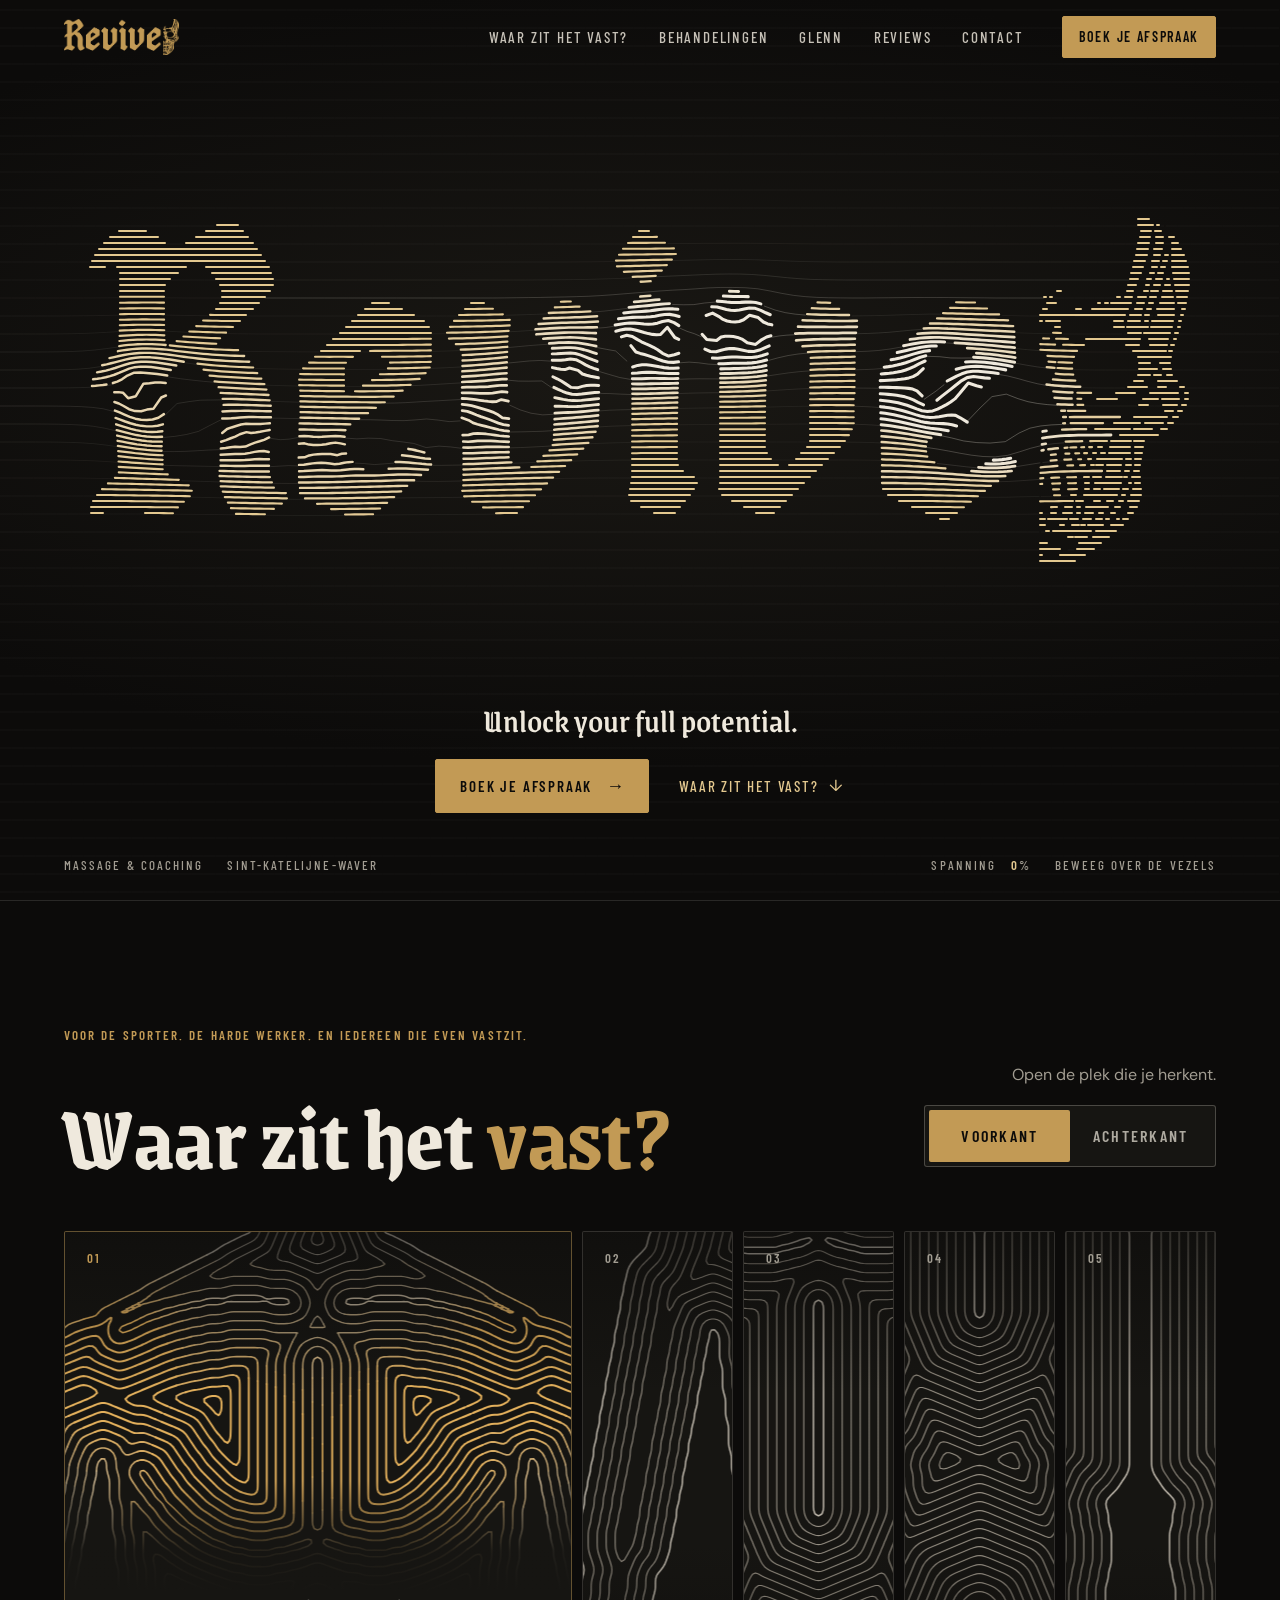
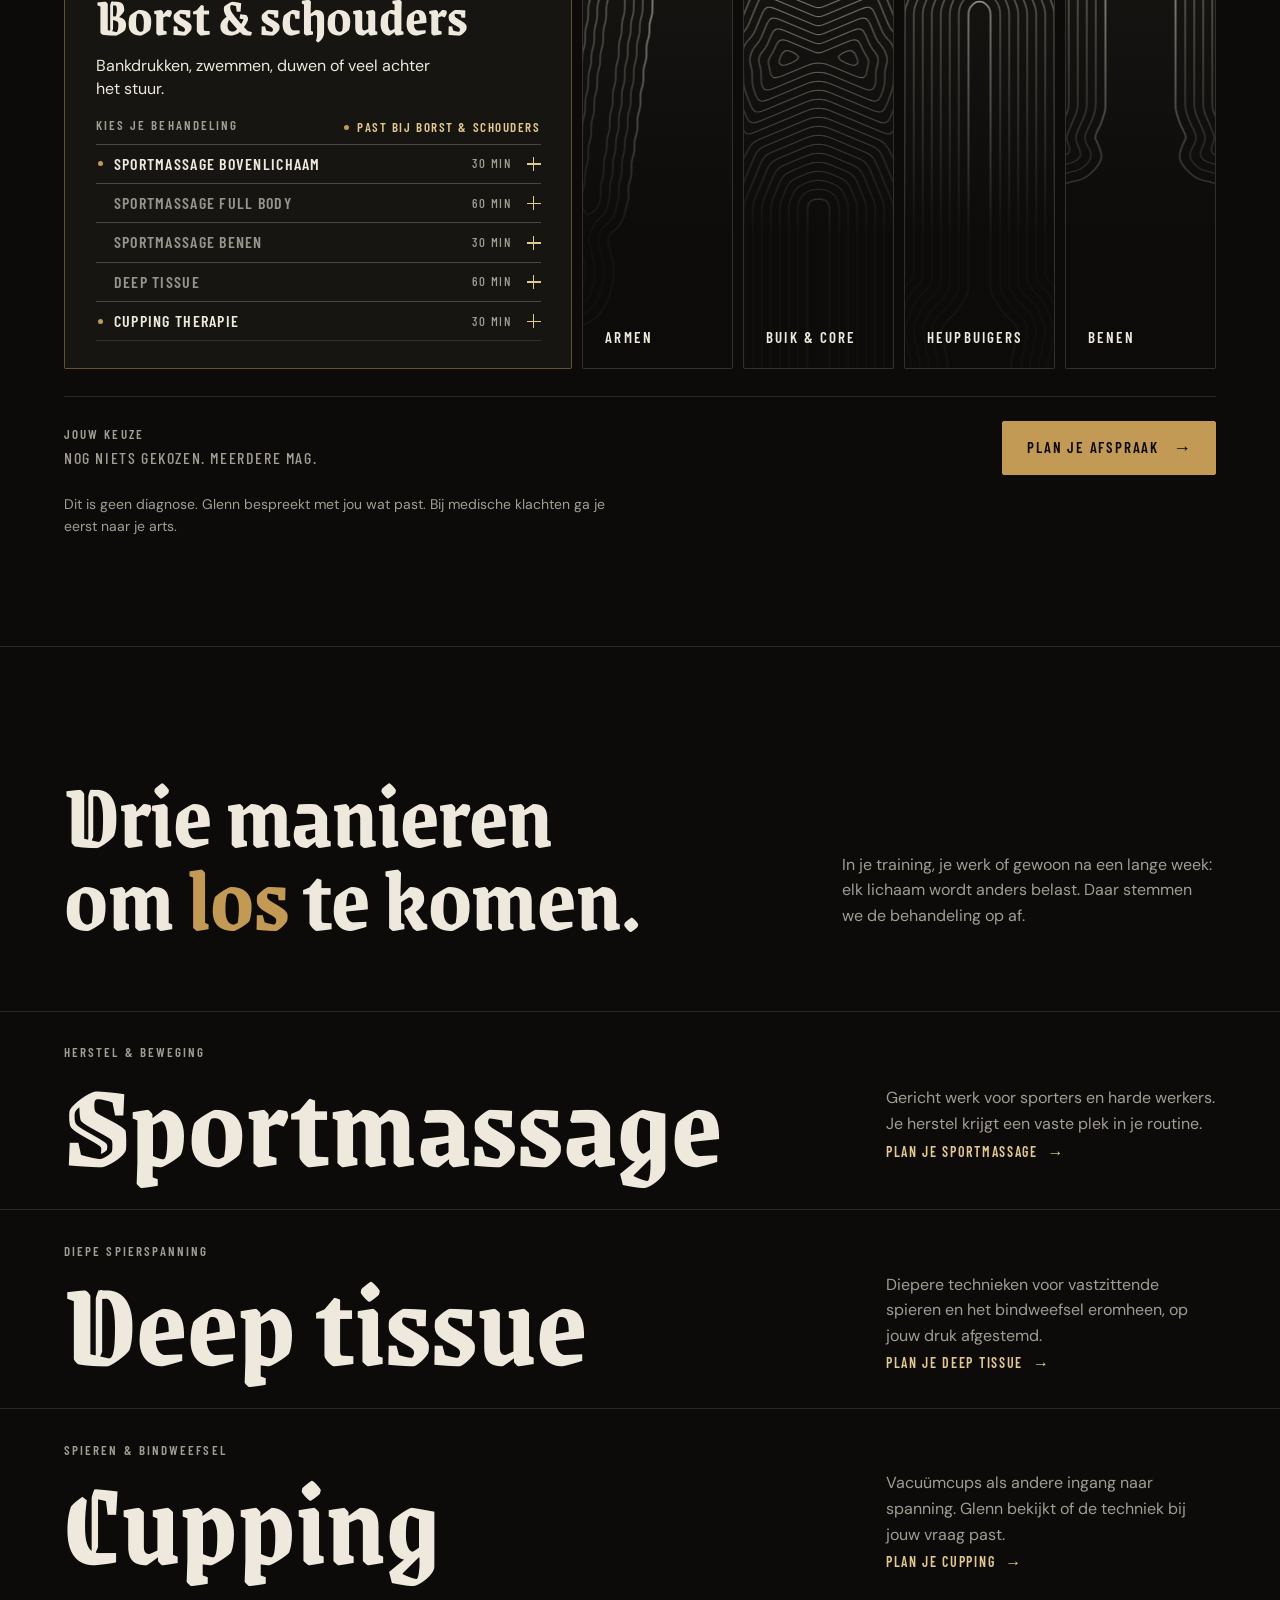
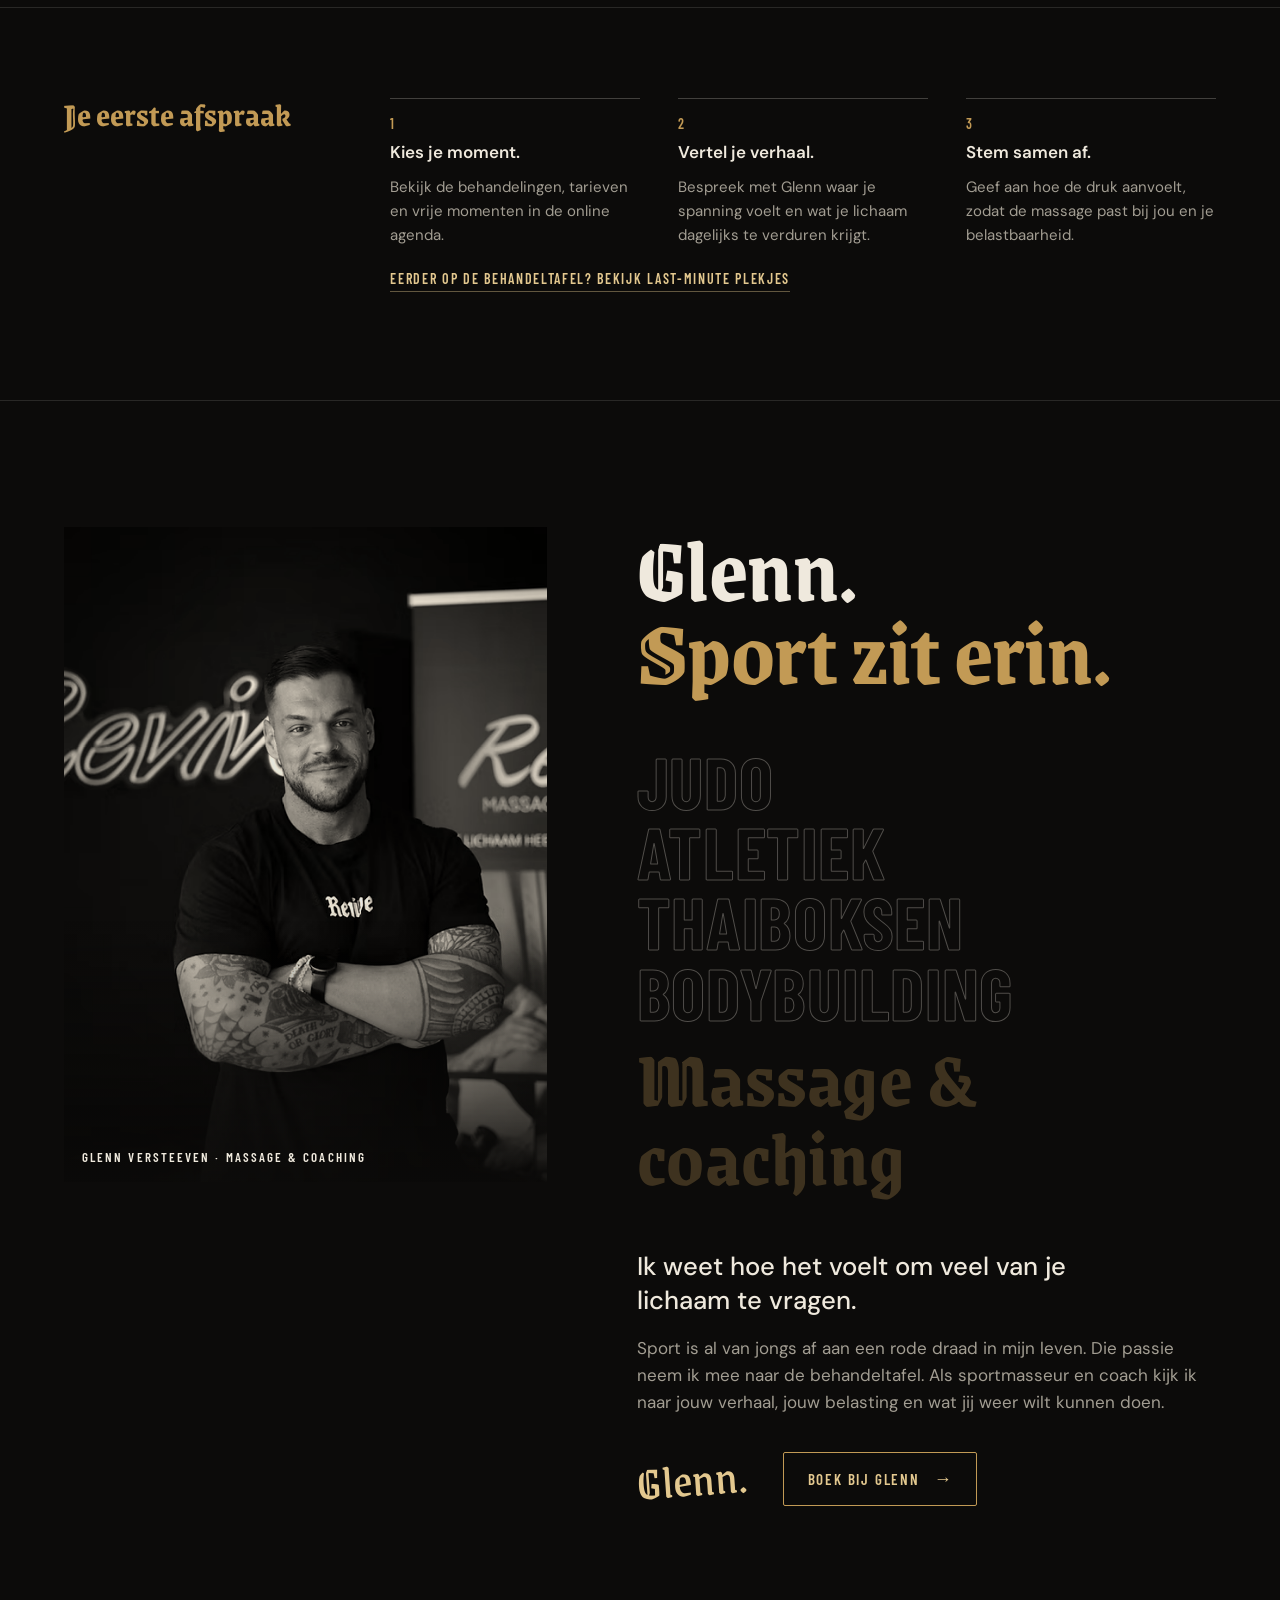
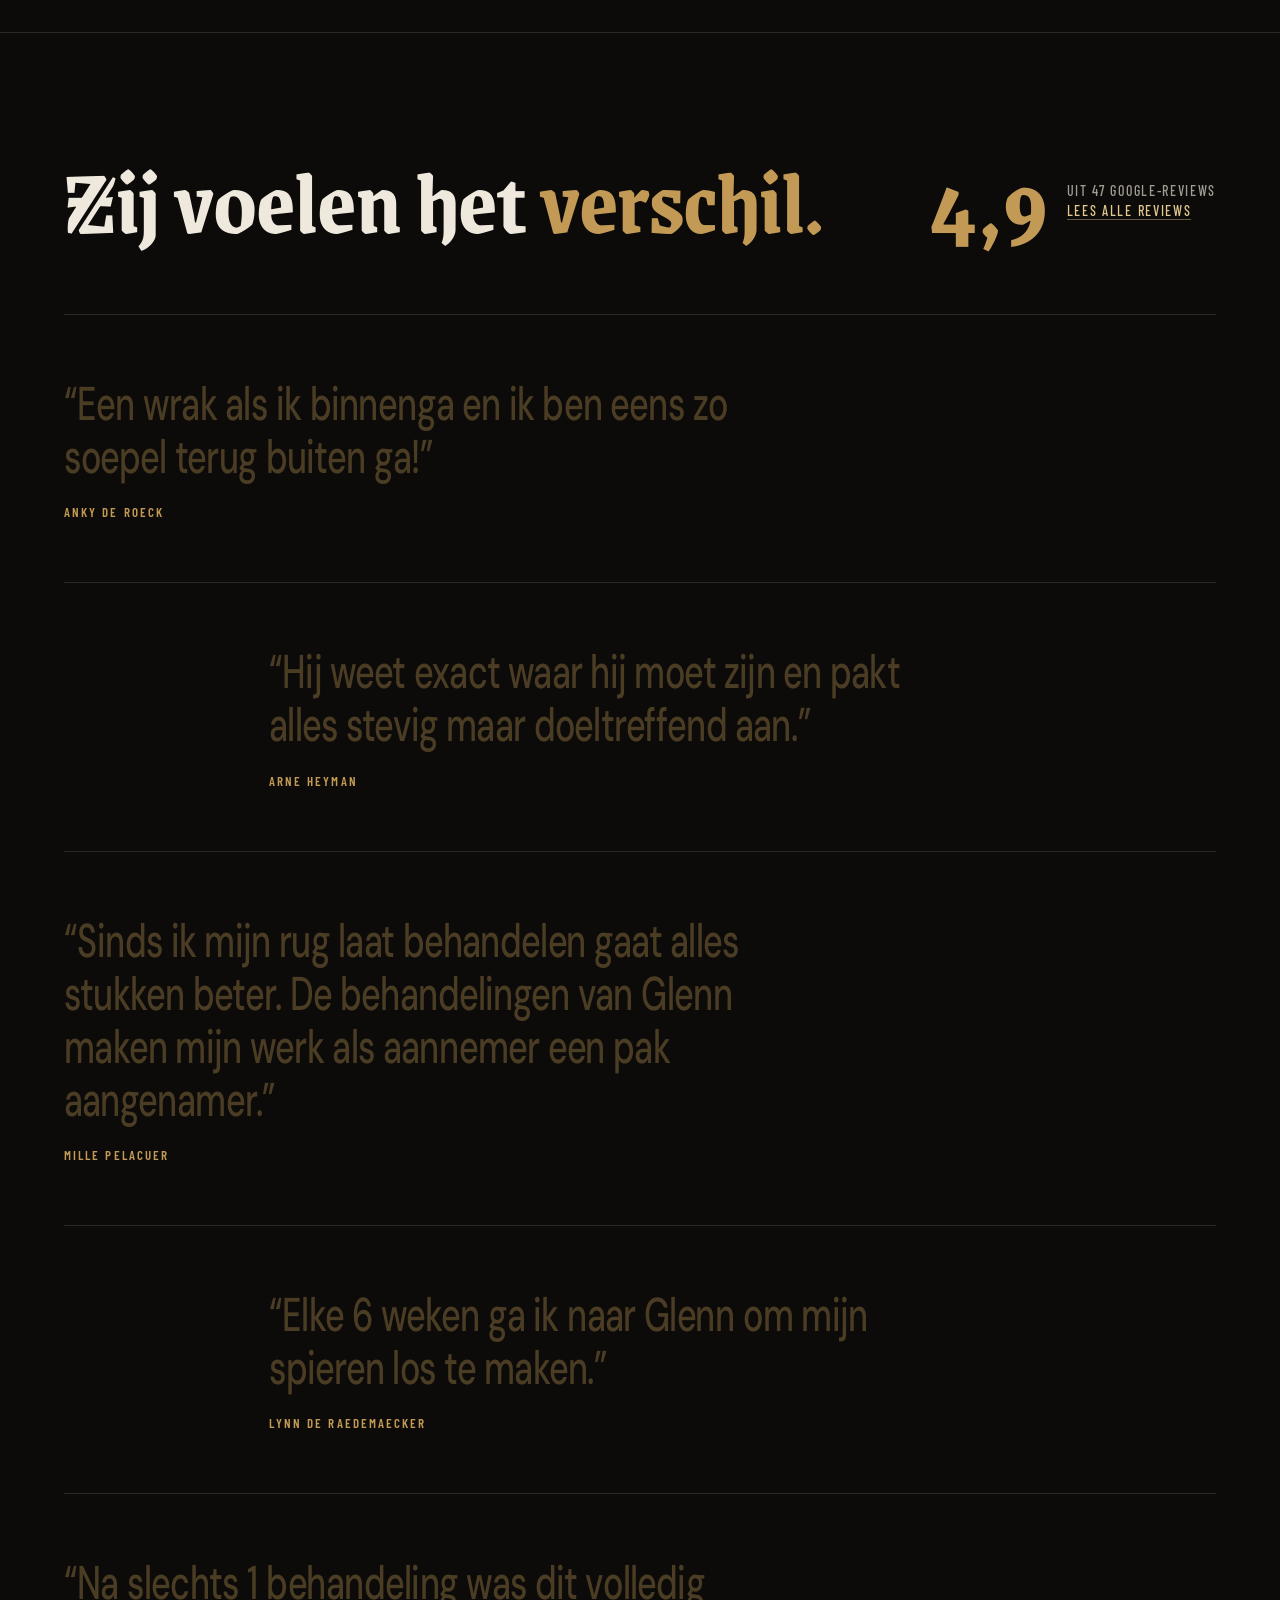
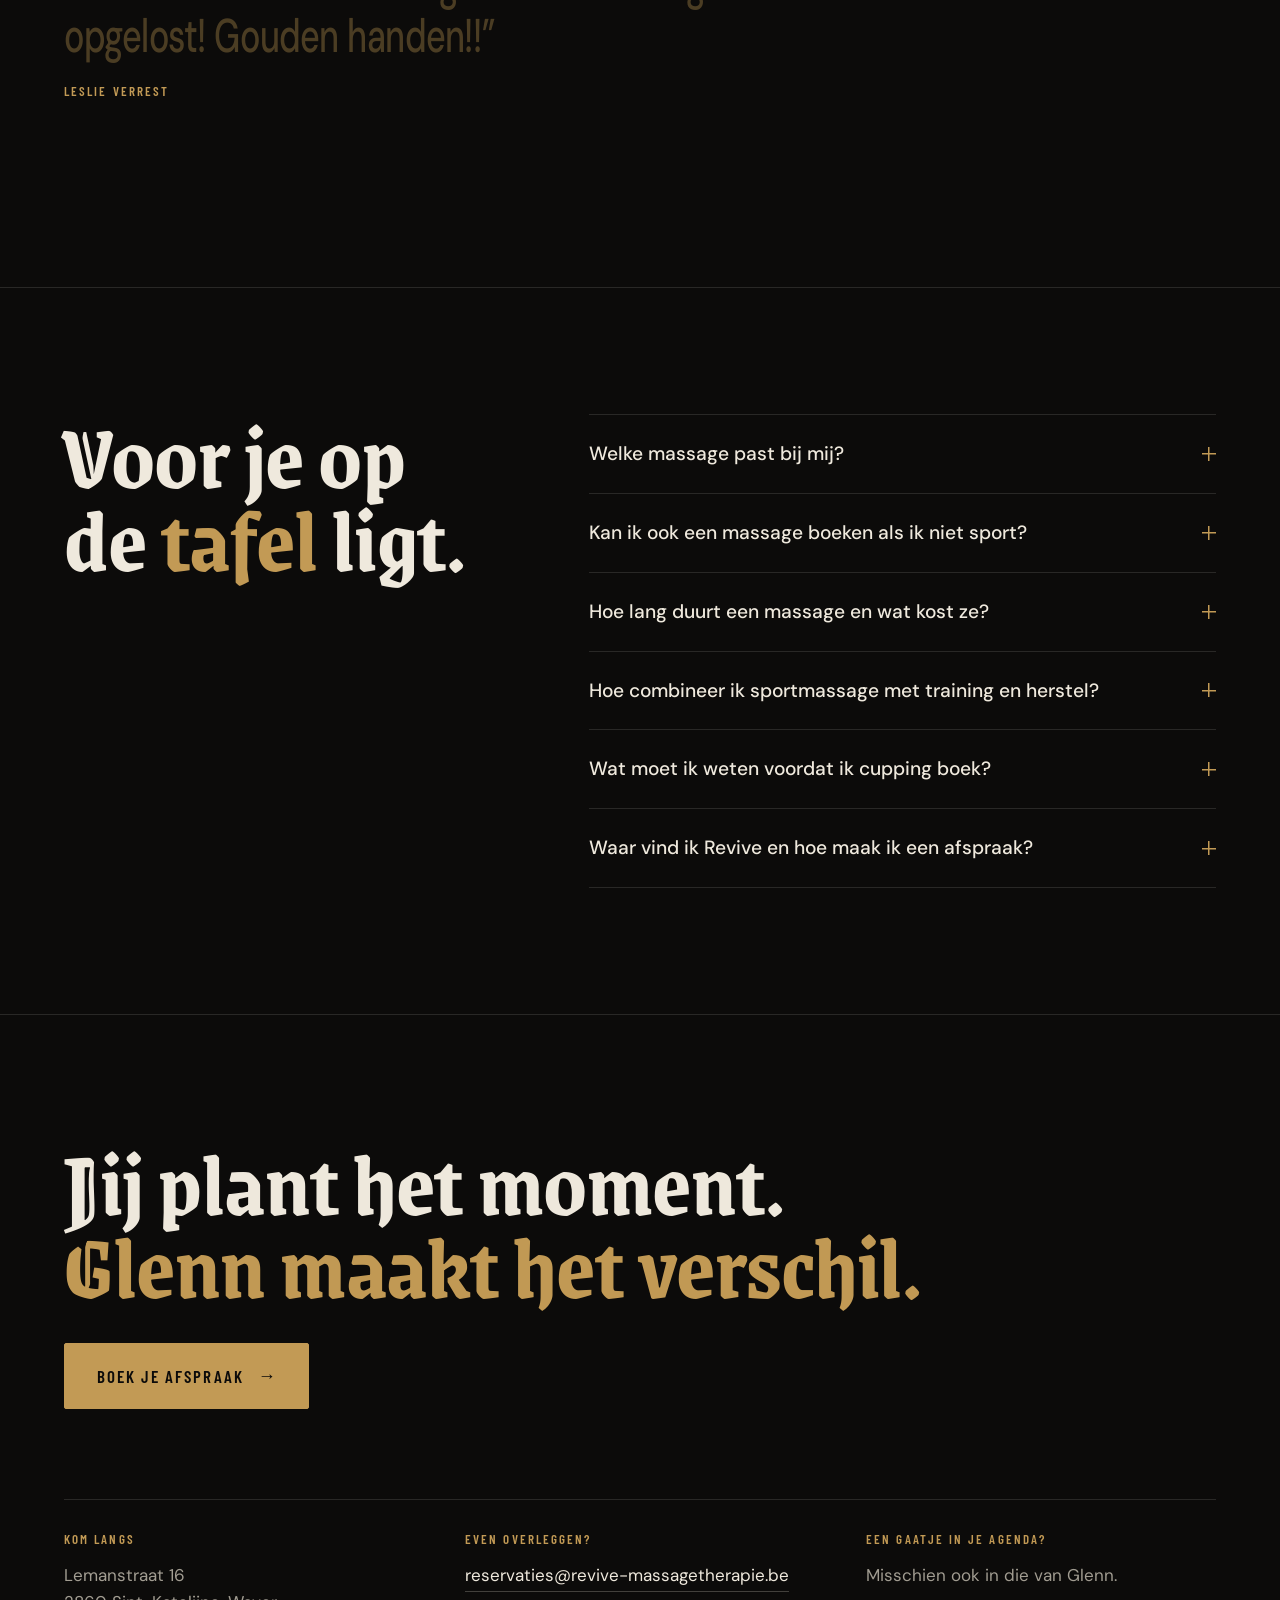
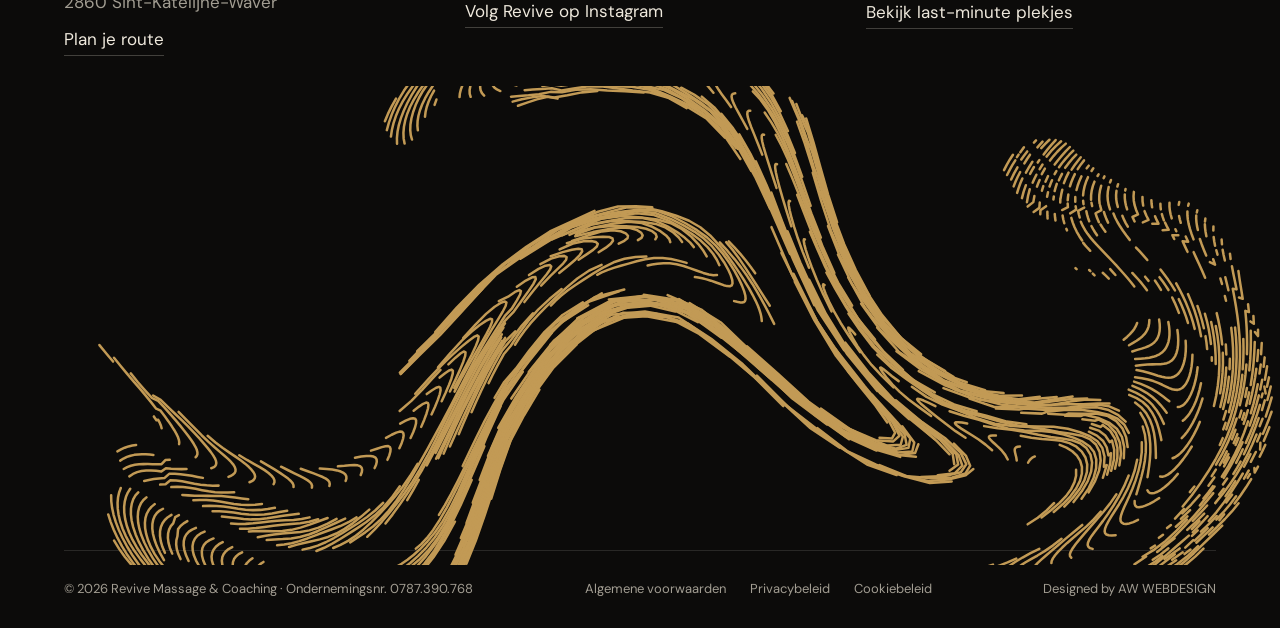
<file: index.html>
<!doctype html>
<html lang="nl-BE">
<head>
  <meta charset="UTF-8"><meta name="viewport" content="width=device-width, initial-scale=1">
  <meta name="theme-color" content="#0c0b0a">
  <meta name="description" content="Gerichte sportmassage, deep tissue en cupping bij Glenn in Sint-Katelijne-Waver. Toon waar het vastzit en boek je afspraak bij Revive.">
  <meta name="robots" content="index,follow">
  <title>Revive · Sportmassage bij Glenn Versteeven</title>
  <link rel="icon" href="./assets/favicon.svg" type="image/svg+xml">
  <link rel="apple-touch-icon" href="./assets/apple-touch-icon.png">
  <link rel="preload" href="./assets/revive-mask.webp" as="image" type="image/webp">
  <link rel="stylesheet" href="./assets/fonts/fonts.css">
  <link rel="stylesheet" href="./sig.css?v=6">
  <link rel="stylesheet" href="./nav.css?v=2">
  <link rel="canonical" href="https://www.revive-massagetherapie.be/">
  <meta name="referrer" content="strict-origin-when-cross-origin">
  <meta property="og:type" content="website">
  <meta property="og:locale" content="nl_BE">
  <meta property="og:site_name" content="Revive Massage &amp; Coaching">
  <meta property="og:title" content="Revive · Sportmassage bij Glenn Versteeven">
  <meta property="og:description" content="Sportmassage, deep tissue en cupping in Sint-Katelijne-Waver. Plan je moment bij Glenn.">
  <meta property="og:url" content="https://www.revive-massagetherapie.be/">
  <meta property="og:image" content="https://www.revive-massagetherapie.be/assets/social-preview.jpg">
  <meta property="og:image:width" content="1200">
  <meta property="og:image:height" content="630">
  <meta property="og:image:alt" content="Revive Massage &amp; Coaching">
  <meta name="twitter:card" content="summary_large_image">
  <script type="application/ld+json">{"@context":"https://schema.org","@type":"LocalBusiness","@id":"https://www.revive-massagetherapie.be/#practice","name":"Revive Massage & Coaching","url":"https://www.revive-massagetherapie.be/","image":"https://www.revive-massagetherapie.be/assets/social-preview.jpg","logo":"https://www.revive-massagetherapie.be/assets/header-mark.webp","email":"reservaties@revive-massagetherapie.be","taxID":"0787.390.768","address":{"@type":"PostalAddress","streetAddress":"Lemanstraat 16","postalCode":"2860","addressLocality":"Sint-Katelijne-Waver","addressCountry":"BE"},"sameAs":["https://www.instagram.com/revive_massagetherapie/"],"potentialAction":{"@type":"ReserveAction","target":"https://booking.optios.net/21985/activities"}}</script>
  <script>document.documentElement.classList.add('js');if(/[?&]motion=off/.test(location.search))document.documentElement.classList.add('still');</script>
</head>
<body>
<a class="skip" href="#main">Naar inhoud</a>

<header class="top" id="top">
  <a class="top-mark" href="#" aria-label="Revive · naar boven"><span class="wm" aria-hidden="true"></span></a>
  <nav class="top-links" aria-label="Hoofdnavigatie">
    <a href="#vast">Waar zit het vast?</a><a href="#behandelingen">Behandelingen</a><a href="#glenn">Glenn</a><a href="#reviews">Reviews</a><a href="#contact">Contact</a>
  </nav>
  <a class="btn btn-sm top-book" href="https://booking.optios.net/21985/activities">Boek<span class="hide-sm">&nbsp;je afspraak</span></a>
  <button class="top-burger" type="button" aria-expanded="false" aria-controls="menu" aria-label="Menu openen"><i></i><i></i></button>
</header>

<nav class="menu" id="menu" aria-label="Menu" inert>
  <div class="menu-links">
    <a href="#vast">Waar zit het vast?</a><a href="#behandelingen">Behandelingen</a><a href="#glenn">Glenn</a><a href="#reviews">Reviews</a><a href="#contact">Contact</a>
  </div>
  <div class="menu-foot">
    <a class="btn" href="https://booking.optios.net/21985/activities">Boek je afspraak</a>
    <p>Lemanstraat 16<br>2860 Sint-Katelijne-Waver</p>
  </div>
</nav>

<main id="main" tabindex="-1">

<!-- 01 · Hero: the wordmark as muscle fibre. Knotted on load, released, pressable. -->
<section class="hero" id="hero" aria-labelledby="hero-title">
  <h1 id="hero-title" class="sr-only">Revive Massage &amp; Coaching. Sportmassage, deep tissue en cupping bij Glenn in Sint-Katelijne-Waver.</h1>
  <canvas class="hero-fibers" aria-hidden="true"></canvas>
  <div class="hero-static wm" aria-hidden="true"></div>
  <div class="hero-meta hero-meta-l"><span>Massage &amp; coaching</span><span>Sint-Katelijne-Waver</span></div>
  <div class="hero-meta hero-meta-r" aria-hidden="true"><span class="tension">Spanning <b data-tension>100</b>%</span><span class="hint"><span class="hint-fine">Beweeg over de vezels</span><span class="hint-touch">Veeg over de vezels</span></span></div>
  <div class="hero-foot">
    <p class="hero-tag">Unlock your full potential.</p>
    <div class="hero-cta">
      <a class="btn" href="https://booking.optios.net/21985/activities">Boek je afspraak</a>
      <a class="link-down" href="#vast">Waar zit het vast?</a>
    </div>
  </div>
</section>

<!-- 02 · Waar zit het vast: five contour close-ups (front or back); the one you open widens, glows and lists the treatments that suit it. -->
<section class="map vc" id="vast" aria-labelledby="map-title">
  <div class="wrap">
    <header class="vc-head">
      <p class="kicker">Voor de sporter. De harde werker. En iedereen die even vastzit.</p>
      <h2 id="map-title" class="h-big">Waar zit het <em>vast?</em></h2>
      <div class="vc-aside">
        <p class="lede">Open de plek die je herkent.</p>
        <div class="vc-side" role="group" aria-label="Kant van het lichaam" data-on="front">
          <button type="button" data-side="front" aria-pressed="true">Voorkant</button><button type="button" data-side="back" aria-pressed="false">Achterkant</button>
        </div>
      </div>
    </header>
    <div class="vc-row"></div>
    <div class="vc-foot"><div class="rv-tray"><div class="rv-tray-t"><span class="rv-tray-k">Jouw keuze</span><span class="rv-tray-s" data-rv-sum>Nog niets gekozen. Meerdere mag.</span></div><a class="btn" href="https://booking.optios.net/21985/activities">Plan je afspraak</a></div></div>
    <p class="zone-note">Dit is geen diagnose. Glenn bespreekt met jou wat past. Bij medische klachten ga je eerst naar je arts.</p>
  </div>
</section>

<!-- 03 · Treatments: three rows, the photo appears in a cup that follows the cursor. -->
<section class="treat" id="behandelingen" aria-labelledby="treat-title">
  <div class="wrap">
    <h2 id="treat-title" class="h-big">Drie manieren om <em>los</em> te komen.</h2>
    <p class="lede">In je training, je werk of gewoon na een lange week: elk lichaam wordt anders belast. Daar stemmen we de behandeling op af.</p>
  </div>
  <ol class="t-rows">
    <li class="t-row" id="sportmassage" data-img="./assets/treatment.avif">
      <a href="https://booking.optios.net/21985/activities">
        <span class="t-eye">Herstel &amp; beweging</span>
        <span class="t-name">Sportmassage</span>
        <span class="t-copy">Gericht werk voor sporters en harde werkers. Je herstel krijgt een vaste plek in je routine.</span>
        <span class="t-go">Plan je sportmassage</span>
        <img class="t-thumb" src="./assets/treatment.avif" alt="" width="882" height="564" loading="lazy" decoding="async">
      </a>
    </li>
    <li class="t-row" id="deep-tissue" data-img="./assets/deep-tissue.avif">
      <a href="https://booking.optios.net/21985/activities">
        <span class="t-eye">Diepe spierspanning</span>
        <span class="t-name">Deep tissue</span>
        <span class="t-copy">Diepere technieken voor vastzittende spieren en het bindweefsel eromheen, op jouw druk afgestemd.</span>
        <span class="t-go">Plan je deep tissue</span>
        <img class="t-thumb" src="./assets/deep-tissue.avif" alt="" width="882" height="564" loading="lazy" decoding="async">
      </a>
    </li>
    <li class="t-row" id="cupping" data-img="./assets/cupping.avif">
      <a href="https://booking.optios.net/21985/activities">
        <span class="t-eye">Spieren &amp; bindweefsel</span>
        <span class="t-name">Cupping</span>
        <span class="t-copy">Vacuümcups als andere ingang naar spanning. Glenn bekijkt of de techniek bij jouw vraag past.</span>
        <span class="t-go">Plan je cupping</span>
        <img class="t-thumb" src="./assets/cupping.avif" alt="" width="882" height="564" loading="lazy" decoding="async">
      </a>
    </li>
  </ol>
  <div class="cup" aria-hidden="true"><div class="cup-img"></div></div>

  <div class="wrap first">
    <h3 class="first-title">Je eerste afspraak</h3>
    <ol class="first-steps">
      <li><b>Kies je moment.</b><span>Bekijk de behandelingen, tarieven en vrije momenten in de online agenda.</span></li>
      <li><b>Vertel je verhaal.</b><span>Bespreek met Glenn waar je spanning voelt en wat je lichaam dagelijks te verduren krijgt.</span></li>
      <li><b>Stem samen af.</b><span>Geef aan hoe de druk aanvoelt, zodat de massage past bij jou en je belastbaarheid.</span></li>
    </ol>
    <a class="last-minute" href="https://booking.optios.net/21985/last-minutes">Eerder op de behandeltafel? Bekijk last-minute plekjes</a>
  </div>
</section>

<!-- 04 · Glenn: his sports, one after the other, ending at the table. -->
<section class="glenn" id="glenn" aria-labelledby="glenn-title">
  <div class="wrap glenn-grid">
    <figure class="glenn-photo">
      <img src="./assets/glenn.avif" alt="Glenn Versteeven, de massagetherapeut achter Revive" width="561" height="798" loading="lazy" decoding="async">
      <figcaption>Glenn Versteeven · massage &amp; coaching</figcaption>
    </figure>
    <div class="glenn-copy">
      <h2 id="glenn-title" class="h-big">Glenn.<br><em>Sport zit erin.</em></h2>
      <ol class="sports" aria-label="Sporten van Glenn">
        <li>Judo</li><li>Atletiek</li><li>Thaiboksen</li><li>Bodybuilding</li><li class="now"><span>Massage &amp; coaching</span></li>
      </ol>
      <p class="glenn-lead">Ik weet hoe het voelt om veel van je lichaam te vragen.</p>
      <p>Sport is al van jongs af aan een rode draad in mijn leven. Die passie neem ik mee naar de behandeltafel. Als sportmasseur en coach kijk ik naar jouw verhaal, jouw belasting en wat jij weer wilt kunnen doen.</p>
      <div class="glenn-sign"><span class="sig">Glenn.</span><a class="btn btn-ghost" href="https://booking.optios.net/21985/activities">Boek bij Glenn</a></div>
    </div>
  </div>
</section>

<!-- 05 · Reviews: every quote starts tight and relaxes as it reaches you. -->
<section class="reviews" id="reviews" aria-labelledby="reviews-title">
  <div class="wrap">
    <div class="rev-head">
      <h2 id="reviews-title" class="h-big">Zij voelen het <em>verschil.</em></h2>
      <a class="score" href="https://www.google.com/search?q=revive+sportsmassage" target="_blank" rel="noopener noreferrer"><b>4,9</b><span>uit 47 Google-reviews<br><u>Lees alle reviews</u></span></a>
    </div>
    <ul class="quotes">
      <li><blockquote class="q">“Een wrak als ik binnenga en ik ben eens zo soepel terug buiten ga!”</blockquote><p class="q-by">Anky De Roeck</p></li>
      <li><blockquote class="q">“Hij weet exact waar hij moet zijn en pakt alles stevig maar doeltreffend aan.”</blockquote><p class="q-by">Arne Heyman</p></li>
      <li><blockquote class="q">“Sinds ik mijn rug laat behandelen gaat alles stukken beter. De behandelingen van Glenn maken mijn werk als aannemer een pak aangenamer.”</blockquote><p class="q-by">Mille Pelacuer</p></li>
      <li><blockquote class="q">“Elke 6 weken ga ik naar Glenn om mijn spieren los te maken.”</blockquote><p class="q-by">Lynn De Raedemaecker</p></li>
      <li><blockquote class="q">“Na slechts 1 behandeling was dit volledig opgelost! Gouden handen!!”</blockquote><p class="q-by">Leslie Verrest</p></li>
    </ul>
  </div>
</section>

<!-- 06 · FAQ -->
<section class="faq" id="veelgestelde-vragen" aria-labelledby="faq-title">
  <div class="wrap faq-grid">
    <h2 id="faq-title" class="h-big">Voor je op de <em>tafel</em> ligt.</h2>
    <div class="faq-list">
      <details name="faq"><summary>Welke massage past bij mij?</summary><div><p><a href="#sportmassage">Sportmassage</a> richt zich op belaste spieren, <a href="#deep-tissue">deep tissue</a> op diepere spierspanning. Bij <a href="#cupping">cupping</a> werken cups met zuigkracht. Twijfel je? Bespreek je keuze met Glenn.</p></div></details>
      <details name="faq"><summary>Kan ik ook een massage boeken als ik niet sport?</summary><div><p>Ja, je bent ook welkom als je niet sport. Vertel Glenn waar je spanning voelt, bijvoorbeeld door fysiek werk of lang zitten.</p></div></details>
      <details name="faq"><summary>Hoe lang duurt een massage en wat kost ze?</summary><div><p>Dat hangt af van je behandeling. Bekijk de actuele tarieven en behandeltijden in de <a href="https://booking.optios.net/21985/activities">online agenda</a> voordat je boekt.</p></div></details>
      <details name="faq"><summary>Hoe combineer ik sportmassage met training en herstel?</summary><div><p>Bespreek je trainings- of wedstrijdplanning vooraf met Glenn. Samen stem je de timing en intensiteit van je massage af op jouw belasting.</p></div></details>
      <details name="faq"><summary>Wat moet ik weten voordat ik cupping boek?</summary><div><p>Cupping kan tijdelijke huidverkleuringen geven. Bespreek medicatie, huidproblemen en andere gezondheidsvragen vooraf met Glenn. Cupping vervangt geen medische zorg.</p></div></details>
      <details name="faq"><summary>Waar vind ik Revive en hoe maak ik een afspraak?</summary><div><p>Je vindt Revive aan de <a href="#contact">Lemanstraat 16, 2860 Sint-Katelijne-Waver</a>. We werken op afspraak: kies je moment in de <a href="https://booking.optios.net/21985/activities">online agenda</a>.</p></div></details>
    </div>
  </div>
</section>
</main>

<!-- 07 · Footer: the wordmark again, now completely loose. -->
<footer class="foot" id="contact">
  <div class="wrap">
    <div class="foot-call">
      <h2 class="h-big">Jij plant het moment.<br><em>Glenn maakt het verschil.</em></h2>
      <a class="btn btn-lg" href="https://booking.optios.net/21985/activities">Boek je afspraak</a>
    </div>
    <div class="foot-cols">
      <div><h3>Kom langs</h3><p>Lemanstraat 16<br>2860 Sint-Katelijne-Waver</p><a href="https://www.google.com/maps/place//data=!4m2!3m1!1s0x47c3e5dcd7b35bd5:0xc715d44fa9bf3b34" target="_blank" rel="noopener noreferrer">Plan je route</a></div>
      <div><h3>Even overleggen?</h3><a href="mailto:reservaties@revive-massagetherapie.be">reservaties@revive-massagetherapie.be</a><a href="https://www.instagram.com/revive_massagetherapie/" target="_blank" rel="noopener noreferrer">Volg Revive op Instagram</a></div>
      <div><h3>Een gaatje in je agenda?</h3><p>Misschien ook in die van Glenn.</p><a href="https://booking.optios.net/21985/last-minutes">Bekijk last-minute plekjes</a></div>
    </div>
  </div>
  <div class="foot-mark" aria-hidden="true"><canvas class="foot-fibers"></canvas><div class="wm foot-static"></div></div>
  <div class="foot-legal wrap">
    <span>© <span data-year>2026</span> Revive Massage &amp; Coaching · Ondernemingsnr. 0787.390.768</span>
    <nav aria-label="Juridische informatie"><a href="./algemene-voorwaarden/">Algemene voorwaarden</a><a href="./privacybeleid/">Privacybeleid</a><a href="./cookiebeleid/">Cookiebeleid</a></nav>
    <a href="https://awwebdesign.be/" target="_blank" rel="noopener noreferrer">Designed by AW WEBDESIGN</a>
  </div>
</footer>

<script src="./assets/vendor/gsap.min.js" defer></script>
<script src="./assets/vendor/ScrollTrigger.min.js" defer></script>
<script src="./assets/vendor/lenis.min.js" defer></script>
<script src="./nav.js?v=1" defer></script>
<script src="./sig.js?v=9" defer></script>
</body>
</html>
</file>
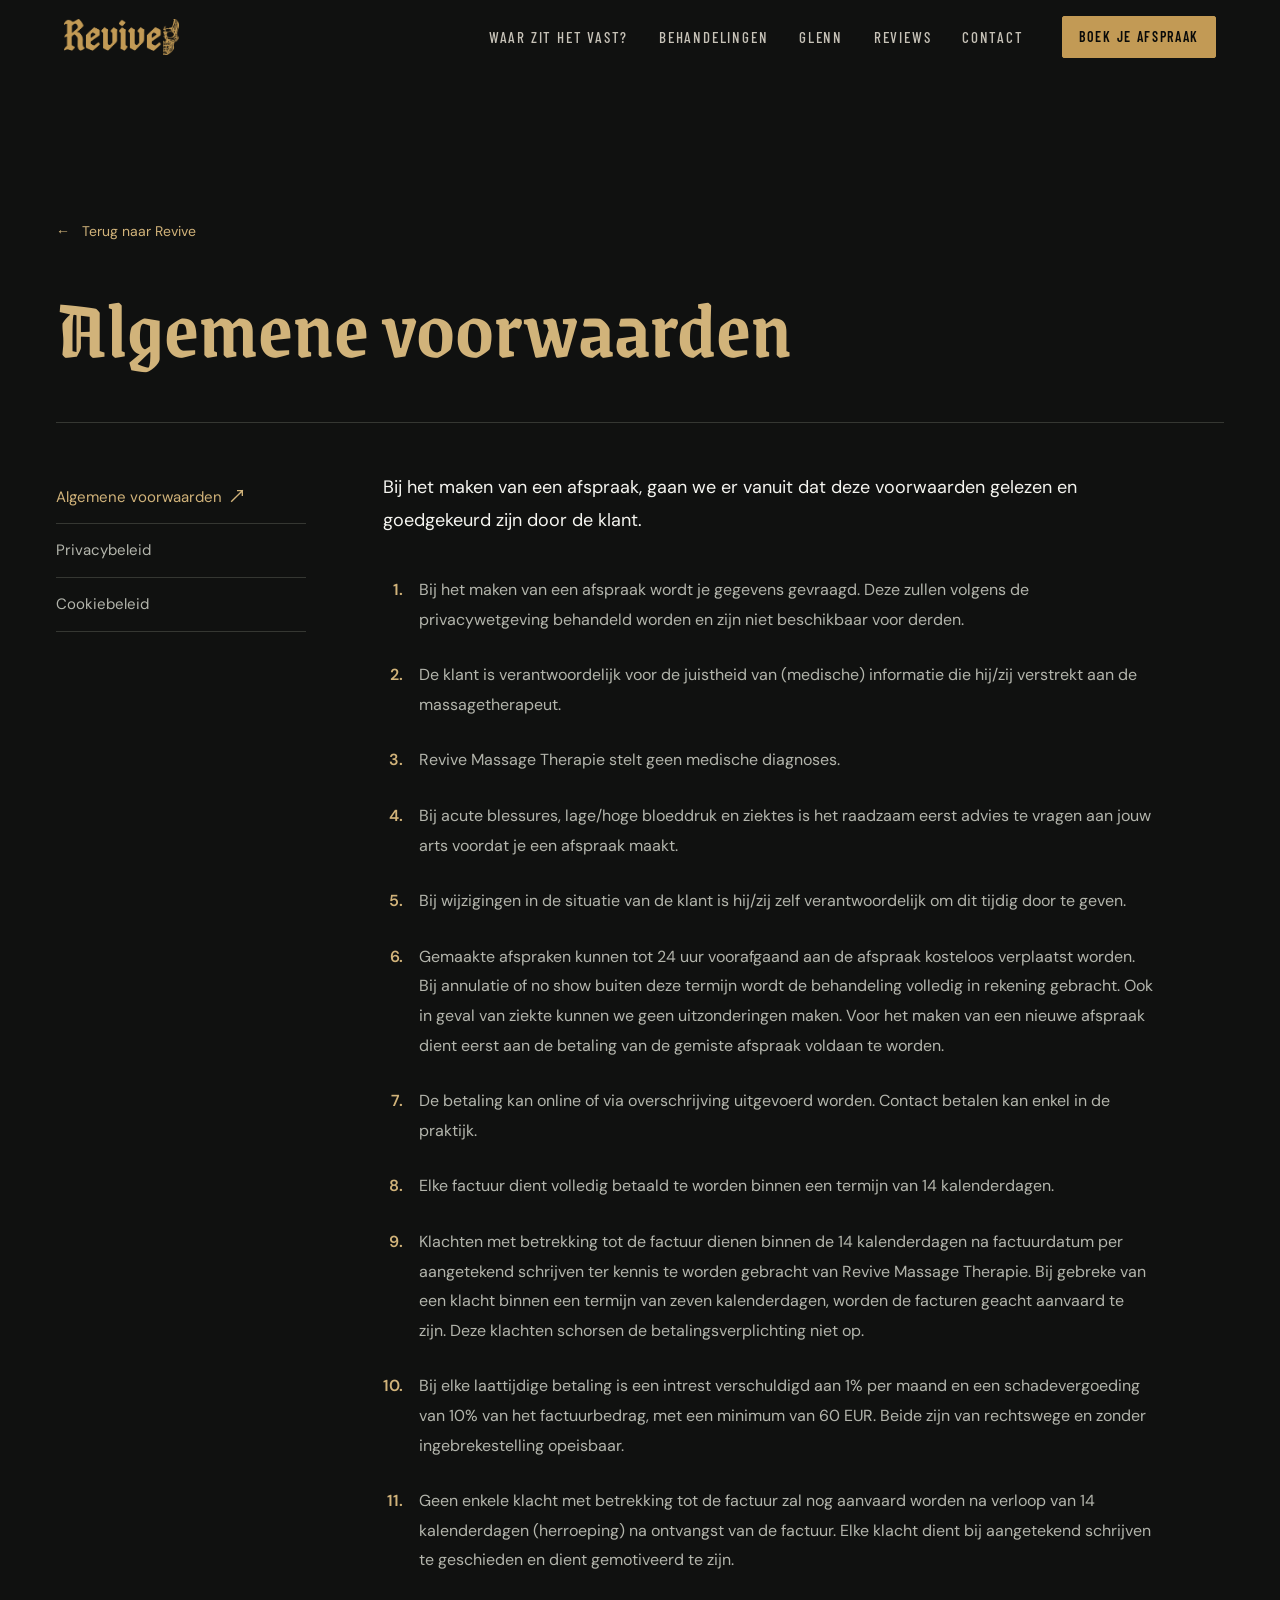
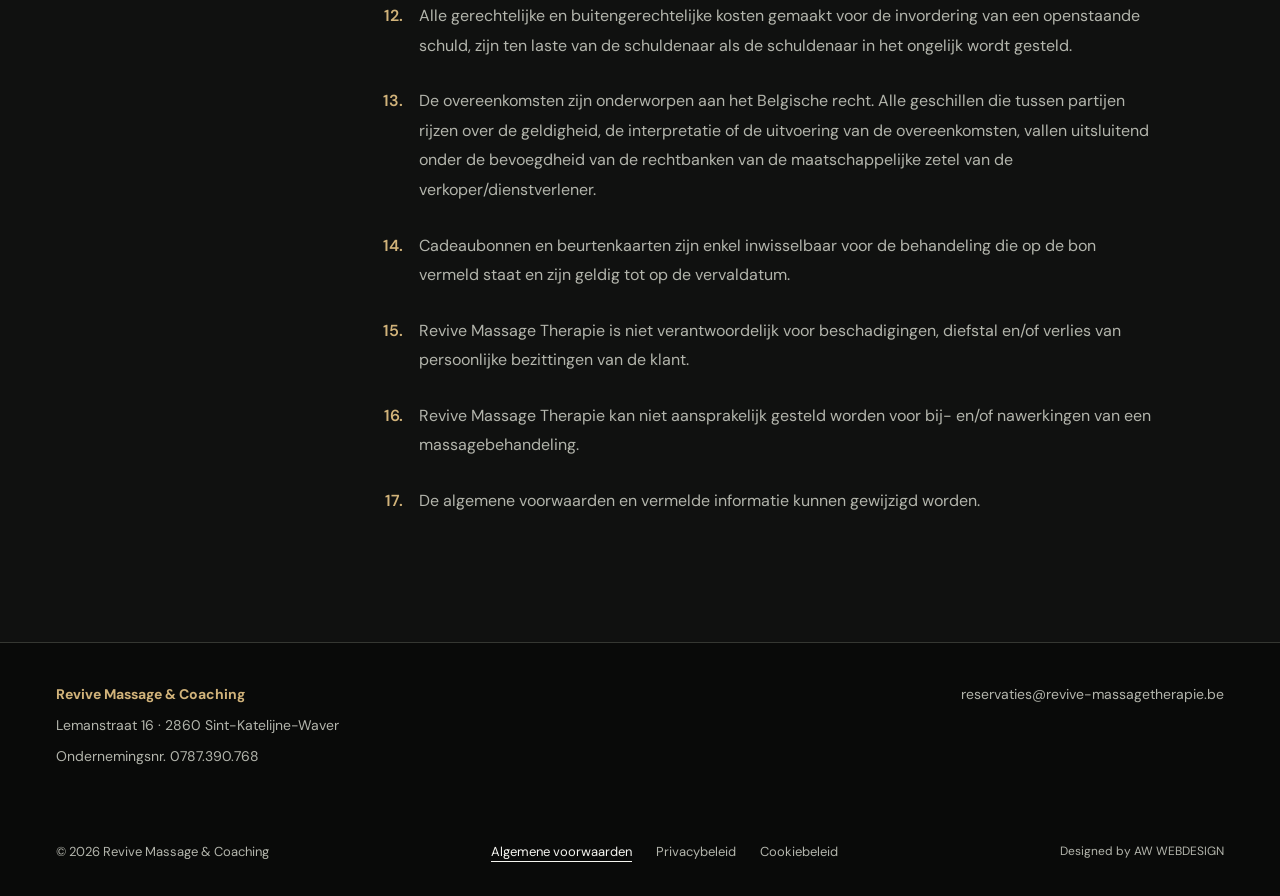
<file: algemene-voorwaarden/index.html>
<!doctype html>
<html lang="nl-BE"><head>
<meta charset="UTF-8"><meta name="viewport" content="width=device-width, initial-scale=1">
<title>Algemene voorwaarden · Revive Massage &amp; Coaching</title><meta name="description" content="De algemene voorwaarden voor afspraken, behandelingen en betalingen bij Revive Massage Therapie.">
<meta name="theme-color" content="#101110"><meta name="referrer" content="strict-origin-when-cross-origin">
<meta name="robots" content="index,follow">
<link rel="canonical" href="https://www.revive-massagetherapie.be/algemene-voorwaarden/">
<meta property="og:type" content="website"><meta property="og:locale" content="nl_BE"><meta property="og:site_name" content="Revive Massage &amp; Coaching">
<meta property="og:title" content="Algemene voorwaarden · Revive"><meta property="og:description" content="De algemene voorwaarden voor afspraken, behandelingen en betalingen bij Revive Massage Therapie."><meta property="og:url" content="https://www.revive-massagetherapie.be/algemene-voorwaarden/">
<meta property="og:image" content="https://www.revive-massagetherapie.be/assets/social-preview.jpg"><meta property="og:image:alt" content="Revive Massage &amp; Coaching"><meta name="twitter:card" content="summary_large_image">
<link rel="icon" href="../assets/favicon.svg" type="image/svg+xml"><link rel="apple-touch-icon" href="../assets/apple-touch-icon.png">
<link rel="stylesheet" href="../assets/fonts/fonts.css"><link rel="stylesheet" href="../style.css?v=15"><link rel="stylesheet" href="../launch.css?v=13"><link rel="stylesheet" href="../nav.css?v=2">
</head><body class="legal-page"><a class="skip" href="#main">Naar inhoud</a>
<header class="top" id="top">
  <a class="top-mark" href="../" aria-label="Revive · naar de homepage"><span class="wm" aria-hidden="true"></span></a>
  <nav class="top-links" aria-label="Hoofdnavigatie">
    <a href="../#vast">Waar zit het vast?</a><a href="../#behandelingen">Behandelingen</a><a href="../#glenn">Glenn</a><a href="../#reviews">Reviews</a><a href="../#contact">Contact</a>
  </nav>
  <a class="btn btn-sm top-book" href="https://booking.optios.net/21985/activities">Boek<span class="hide-sm">&nbsp;je afspraak</span></a>
  <button class="top-burger" type="button" aria-expanded="false" aria-controls="menu" aria-label="Menu openen"><i></i><i></i></button>
</header>

<nav class="menu" id="menu" aria-label="Menu" inert>
  <div class="menu-links">
    <a href="../#vast">Waar zit het vast?</a><a href="../#behandelingen">Behandelingen</a><a href="../#glenn">Glenn</a><a href="../#reviews">Reviews</a><a href="../#contact">Contact</a>
  </div>
  <div class="menu-foot">
    <a class="btn" href="https://booking.optios.net/21985/activities">Boek je afspraak</a>
    <p>Lemanstraat 16<br>2860 Sint-Katelijne-Waver</p>
  </div>
</nav>
<main id="main" class="legal-main shell" tabindex="-1"><div class="legal-heading"><a class="legal-back" href="../"><span aria-hidden="true">←</span> Terug naar Revive</a><h1>Algemene voorwaarden</h1></div><div class="legal-layout"><nav class="legal-nav" aria-label="Beleidsdocumenten"><a href="../algemene-voorwaarden/" aria-current="page">Algemene voorwaarden</a><a href="../privacybeleid/">Privacybeleid</a><a href="../cookiebeleid/">Cookiebeleid</a></nav><article class="legal-copy" aria-label="Algemene voorwaarden"><p class="legal-lead">Bij het maken van een afspraak, gaan we er vanuit dat deze voorwaarden gelezen en goedgekeurd zijn door de klant.</p>
<ol class="terms-list">
  <li>Bij het maken van een afspraak wordt je gegevens gevraagd. Deze zullen volgens de privacywetgeving behandeld worden en zijn niet beschikbaar voor derden.</li>
  <li>De klant is verantwoordelijk voor de juistheid van (medische) informatie die hij/zij verstrekt aan de massagetherapeut.</li>
  <li>Revive Massage Therapie stelt geen medische diagnoses.</li>
  <li>Bij acute blessures, lage/hoge bloeddruk en ziektes is het raadzaam eerst advies te vragen aan jouw arts voordat je een afspraak maakt.</li>
  <li>Bij wijzigingen in de situatie van de klant is hij/zij zelf verantwoordelijk om dit tijdig door te geven.</li>
  <li>Gemaakte afspraken kunnen tot 24 uur voorafgaand aan de afspraak kosteloos verplaatst worden. Bij annulatie of no show buiten deze termijn wordt de behandeling volledig in rekening gebracht. Ook in geval van ziekte kunnen we geen uitzonderingen maken. Voor het maken van een nieuwe afspraak dient eerst aan de betaling van de gemiste afspraak voldaan te worden.</li>
  <li>De betaling kan online of via overschrijving uitgevoerd worden. Contact betalen kan enkel in de praktijk.</li>
  <li>Elke factuur dient volledig betaald te worden binnen een termijn van 14 kalenderdagen.</li>
  <li>Klachten met betrekking tot de factuur dienen binnen de 14 kalenderdagen na factuurdatum per aangetekend schrijven ter kennis te worden gebracht van Revive Massage Therapie. Bij gebreke van een klacht binnen een termijn van zeven kalenderdagen, worden de facturen geacht aanvaard te zijn. Deze klachten schorsen de betalingsverplichting niet op.</li>
  <li>Bij elke laattijdige betaling is een intrest verschuldigd aan 1% per maand en een schadevergoeding van 10% van het factuurbedrag, met een minimum van 60 EUR. Beide zijn van rechtswege en zonder ingebrekestelling opeisbaar.</li>
  <li>Geen enkele klacht met betrekking tot de factuur zal nog aanvaard worden na verloop van 14 kalenderdagen (herroeping) na ontvangst van de factuur. Elke klacht dient bij aangetekend schrijven te geschieden en dient gemotiveerd te zijn.</li>
  <li>Alle gerechtelijke en buitengerechtelijke kosten gemaakt voor de invordering van een openstaande schuld, zijn ten laste van de schuldenaar als de schuldenaar in het ongelijk wordt gesteld.</li>
  <li>De overeenkomsten zijn onderworpen aan het Belgische recht. Alle geschillen die tussen partijen rijzen over de geldigheid, de interpretatie of de uitvoering van de overeenkomsten, vallen uitsluitend onder de bevoegdheid van de rechtbanken van de maatschappelijke zetel van de verkoper/dienstverlener.</li>
  <li>Cadeaubonnen en beurtenkaarten zijn enkel inwisselbaar voor de behandeling die op de bon vermeld staat en zijn geldig tot op de vervaldatum.</li>
  <li>Revive Massage Therapie is niet verantwoordelijk voor beschadigingen, diefstal en/of verlies van persoonlijke bezittingen van de klant.</li>
  <li>Revive Massage Therapie kan niet aansprakelijk gesteld worden voor bij- en/of nawerkingen van een massagebehandeling.</li>
  <li>De algemene voorwaarden en vermelde informatie kunnen gewijzigd worden.</li>
</ol>
</article></div></main><footer class="legal-footer">
<div class="shell legal-contact"><div><p><strong>Revive Massage &amp; Coaching</strong></p><p>Lemanstraat 16 · 2860 Sint-Katelijne-Waver</p><p>Ondernemingsnr. 0787.390.768</p></div><p><a href="mailto:reservaties@revive-massagetherapie.be">reservaties@revive-massagetherapie.be</a></p></div>
<div class="footer-legal"><div class="shell"><span>© <span data-year>2026</span> Revive Massage &amp; Coaching</span><nav class="legal-links" aria-label="Juridische informatie"><a href="../algemene-voorwaarden/" aria-current="page">Algemene voorwaarden</a><a href="../privacybeleid/">Privacybeleid</a><a href="../cookiebeleid/">Cookiebeleid</a></nav><a class="design-credit" href="https://awwebdesign.be/" target="_blank" rel="noopener noreferrer">Designed by AW WEBDESIGN</a></div></div></footer>
<script src="../assets/vendor/lenis.min.js" defer></script><script src="../nav.js?v=1" defer></script><script src="../style.js?v=20" defer></script></body></html>
</file>
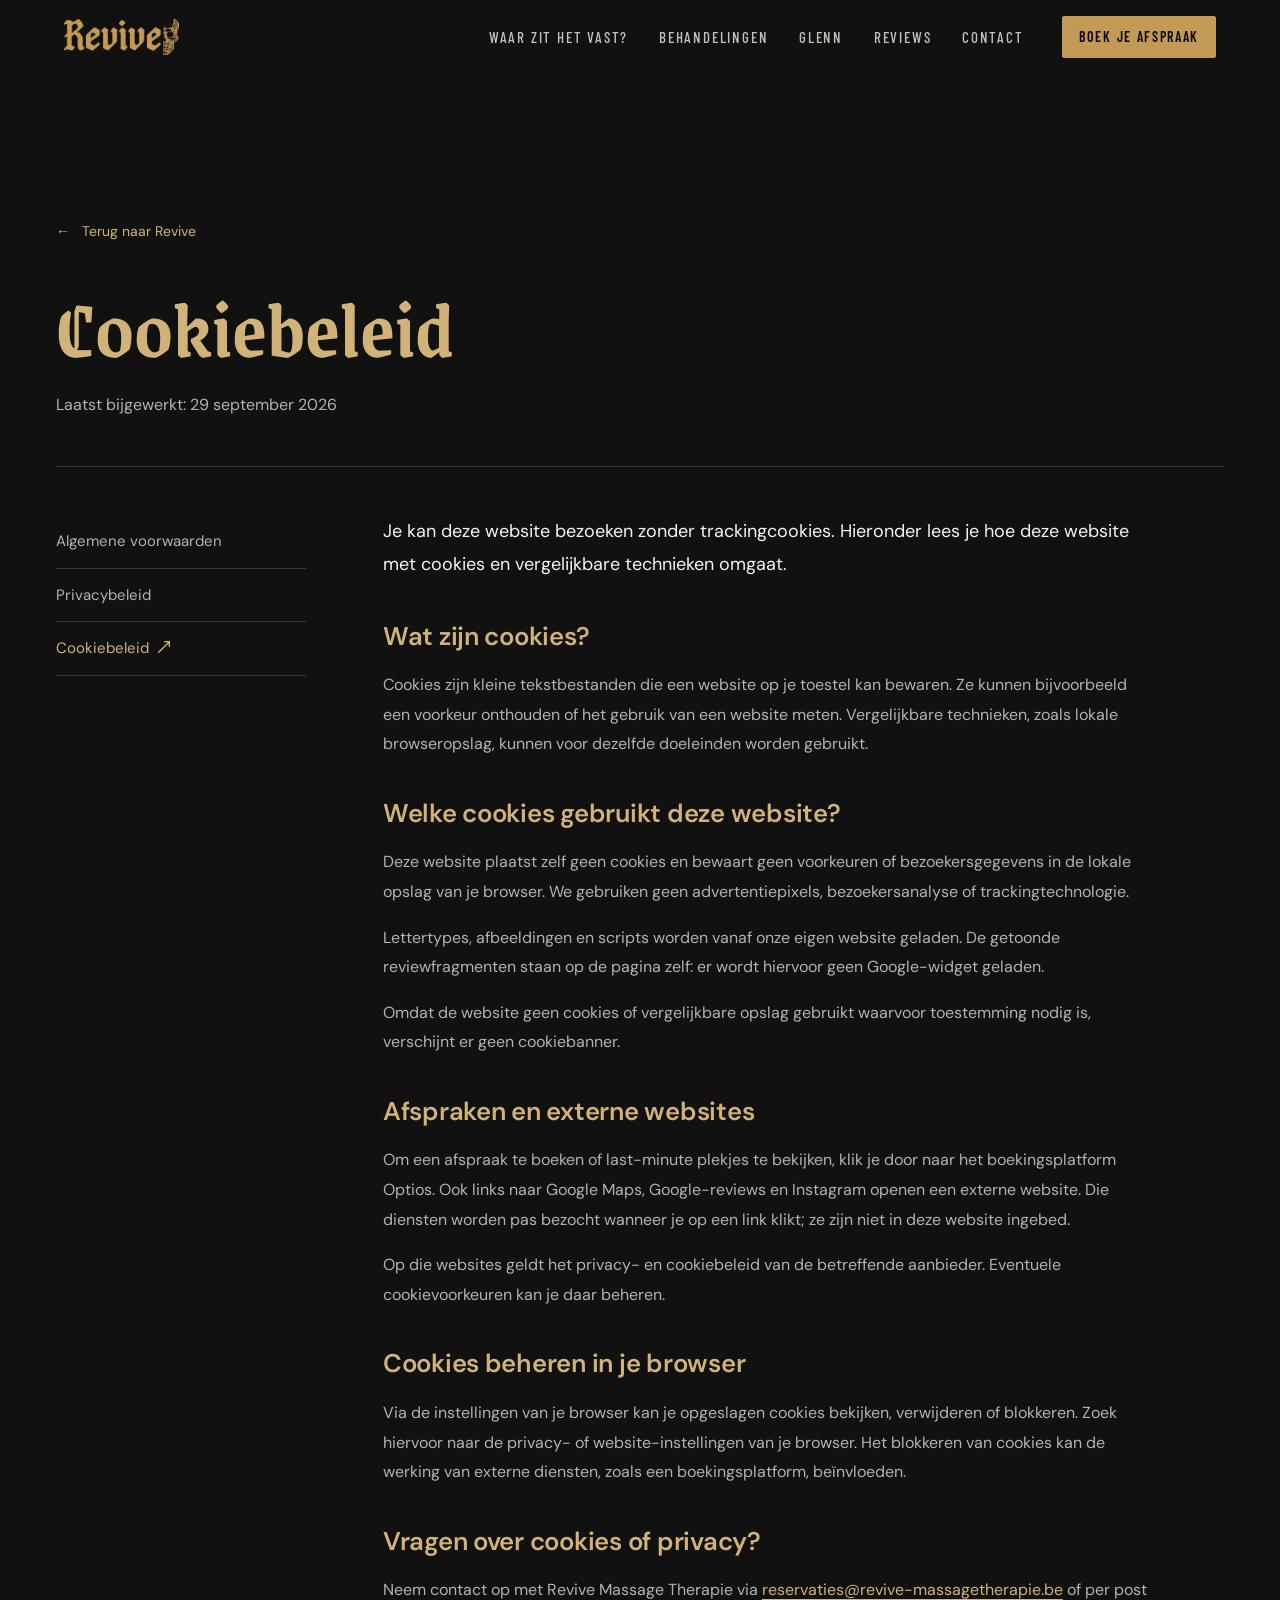
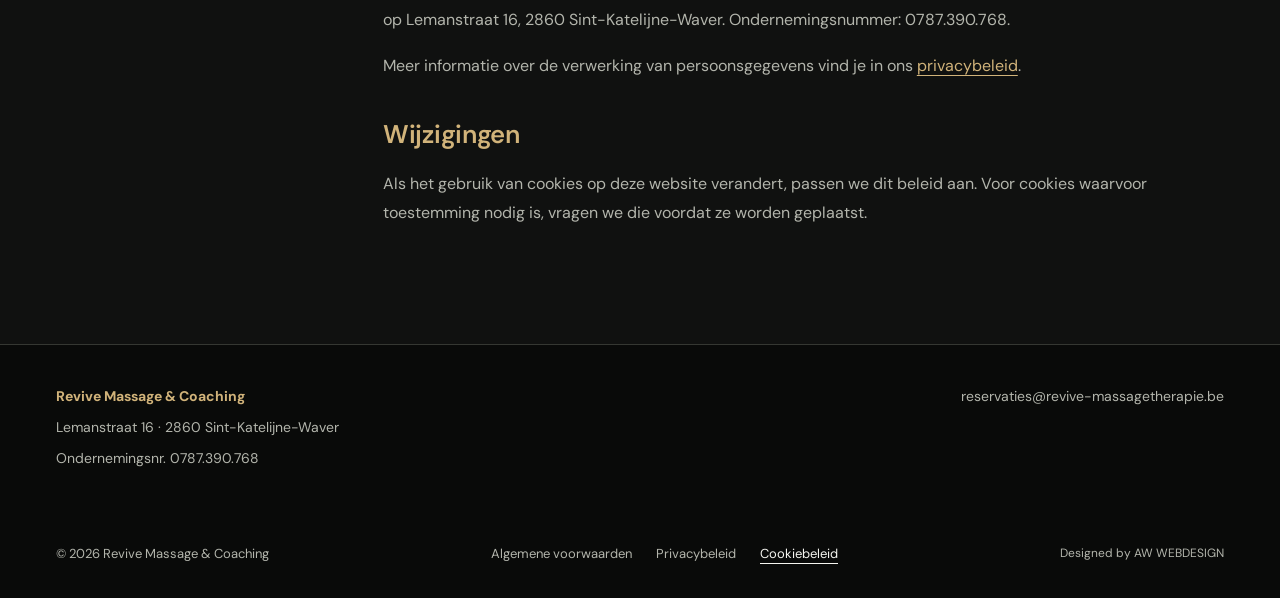
<file: cookiebeleid/index.html>
<!doctype html>
<html lang="nl-BE"><head>
<meta charset="UTF-8"><meta name="viewport" content="width=device-width, initial-scale=1">
<title>Cookiebeleid · Revive Massage &amp; Coaching</title><meta name="description" content="Informatie over cookies, externe links en privacy op de website van Revive Massage & Coaching.">
<meta name="theme-color" content="#101110"><meta name="referrer" content="strict-origin-when-cross-origin">
<meta name="robots" content="index,follow">
<link rel="canonical" href="https://www.revive-massagetherapie.be/cookiebeleid/">
<meta property="og:type" content="website"><meta property="og:locale" content="nl_BE"><meta property="og:site_name" content="Revive Massage &amp; Coaching">
<meta property="og:title" content="Cookiebeleid · Revive"><meta property="og:description" content="Informatie over cookies, externe links en privacy op de website van Revive Massage & Coaching."><meta property="og:url" content="https://www.revive-massagetherapie.be/cookiebeleid/">
<meta property="og:image" content="https://www.revive-massagetherapie.be/assets/social-preview.jpg"><meta property="og:image:alt" content="Revive Massage &amp; Coaching"><meta name="twitter:card" content="summary_large_image">
<link rel="icon" href="../assets/favicon.svg" type="image/svg+xml"><link rel="apple-touch-icon" href="../assets/apple-touch-icon.png">
<link rel="stylesheet" href="../assets/fonts/fonts.css"><link rel="stylesheet" href="../style.css?v=15"><link rel="stylesheet" href="../launch.css?v=13"><link rel="stylesheet" href="../nav.css?v=2">
</head><body class="legal-page"><a class="skip" href="#main">Naar inhoud</a>
<header class="top" id="top">
  <a class="top-mark" href="../" aria-label="Revive · naar de homepage"><span class="wm" aria-hidden="true"></span></a>
  <nav class="top-links" aria-label="Hoofdnavigatie">
    <a href="../#vast">Waar zit het vast?</a><a href="../#behandelingen">Behandelingen</a><a href="../#glenn">Glenn</a><a href="../#reviews">Reviews</a><a href="../#contact">Contact</a>
  </nav>
  <a class="btn btn-sm top-book" href="https://booking.optios.net/21985/activities">Boek<span class="hide-sm">&nbsp;je afspraak</span></a>
  <button class="top-burger" type="button" aria-expanded="false" aria-controls="menu" aria-label="Menu openen"><i></i><i></i></button>
</header>

<nav class="menu" id="menu" aria-label="Menu" inert>
  <div class="menu-links">
    <a href="../#vast">Waar zit het vast?</a><a href="../#behandelingen">Behandelingen</a><a href="../#glenn">Glenn</a><a href="../#reviews">Reviews</a><a href="../#contact">Contact</a>
  </div>
  <div class="menu-foot">
    <a class="btn" href="https://booking.optios.net/21985/activities">Boek je afspraak</a>
    <p>Lemanstraat 16<br>2860 Sint-Katelijne-Waver</p>
  </div>
</nav>
<main id="main" class="legal-main shell" tabindex="-1"><div class="legal-heading"><a class="legal-back" href="../"><span aria-hidden="true">←</span> Terug naar Revive</a><h1>Cookiebeleid</h1><p>Laatst bijgewerkt: 29 september 2026</p></div><div class="legal-layout"><nav class="legal-nav" aria-label="Beleidsdocumenten"><a href="../algemene-voorwaarden/">Algemene voorwaarden</a><a href="../privacybeleid/">Privacybeleid</a><a href="../cookiebeleid/" aria-current="page">Cookiebeleid</a></nav><article class="legal-copy" aria-label="Cookiebeleid"><p class="legal-lead">Je kan deze website bezoeken zonder trackingcookies. Hieronder lees je hoe deze website met cookies en vergelijkbare technieken omgaat.</p>
<section aria-labelledby="wat-zijn-cookies"><h2 id="wat-zijn-cookies">Wat zijn cookies?</h2>
<p>Cookies zijn kleine tekstbestanden die een website op je toestel kan bewaren. Ze kunnen bijvoorbeeld een voorkeur onthouden of het gebruik van een website meten. Vergelijkbare technieken, zoals lokale browseropslag, kunnen voor dezelfde doeleinden worden gebruikt.</p></section>
<section aria-labelledby="deze-website"><h2 id="deze-website">Welke cookies gebruikt deze website?</h2>
<p>Deze website plaatst zelf geen cookies en bewaart geen voorkeuren of bezoekersgegevens in de lokale opslag van je browser. We gebruiken geen advertentiepixels, bezoekersanalyse of trackingtechnologie.</p>
<p>Lettertypes, afbeeldingen en scripts worden vanaf onze eigen website geladen. De getoonde reviewfragmenten staan op de pagina zelf: er wordt hiervoor geen Google-widget geladen.</p>
<p>Omdat de website geen cookies of vergelijkbare opslag gebruikt waarvoor toestemming nodig is, verschijnt er geen cookiebanner.</p></section>
<section aria-labelledby="externe-websites"><h2 id="externe-websites">Afspraken en externe websites</h2>
<p>Om een afspraak te boeken of last-minute plekjes te bekijken, klik je door naar het boekingsplatform Optios. Ook links naar Google Maps, Google-reviews en Instagram openen een externe website. Die diensten worden pas bezocht wanneer je op een link klikt; ze zijn niet in deze website ingebed.</p>
<p>Op die websites geldt het privacy- en cookiebeleid van de betreffende aanbieder. Eventuele cookievoorkeuren kan je daar beheren.</p></section>
<section aria-labelledby="browser"><h2 id="browser">Cookies beheren in je browser</h2>
<p>Via de instellingen van je browser kan je opgeslagen cookies bekijken, verwijderen of blokkeren. Zoek hiervoor naar de privacy- of website-instellingen van je browser. Het blokkeren van cookies kan de werking van externe diensten, zoals een boekingsplatform, beïnvloeden.</p></section>
<section aria-labelledby="vragen"><h2 id="vragen">Vragen over cookies of privacy?</h2>
<p>Neem contact op met Revive Massage Therapie via <a href="mailto:reservaties@revive-massagetherapie.be">reservaties@revive-massagetherapie.be</a> of per post op Lemanstraat 16, 2860 Sint-Katelijne-Waver. Ondernemingsnummer: 0787.390.768.</p>
<p>Meer informatie over de verwerking van persoonsgegevens vind je in ons <a href="../privacybeleid/">privacybeleid</a>.</p></section>
<section aria-labelledby="wijzigingen"><h2 id="wijzigingen">Wijzigingen</h2>
<p>Als het gebruik van cookies op deze website verandert, passen we dit beleid aan. Voor cookies waarvoor toestemming nodig is, vragen we die voordat ze worden geplaatst.</p></section>
</article></div></main><footer class="legal-footer">
<div class="shell legal-contact"><div><p><strong>Revive Massage &amp; Coaching</strong></p><p>Lemanstraat 16 · 2860 Sint-Katelijne-Waver</p><p>Ondernemingsnr. 0787.390.768</p></div><p><a href="mailto:reservaties@revive-massagetherapie.be">reservaties@revive-massagetherapie.be</a></p></div>
<div class="footer-legal"><div class="shell"><span>© <span data-year>2026</span> Revive Massage &amp; Coaching</span><nav class="legal-links" aria-label="Juridische informatie"><a href="../algemene-voorwaarden/">Algemene voorwaarden</a><a href="../privacybeleid/">Privacybeleid</a><a href="../cookiebeleid/" aria-current="page">Cookiebeleid</a></nav><a class="design-credit" href="https://awwebdesign.be/" target="_blank" rel="noopener noreferrer">Designed by AW WEBDESIGN</a></div></div></footer>
<script src="../assets/vendor/lenis.min.js" defer></script><script src="../nav.js?v=1" defer></script><script src="../style.js?v=20" defer></script></body></html>
</file>
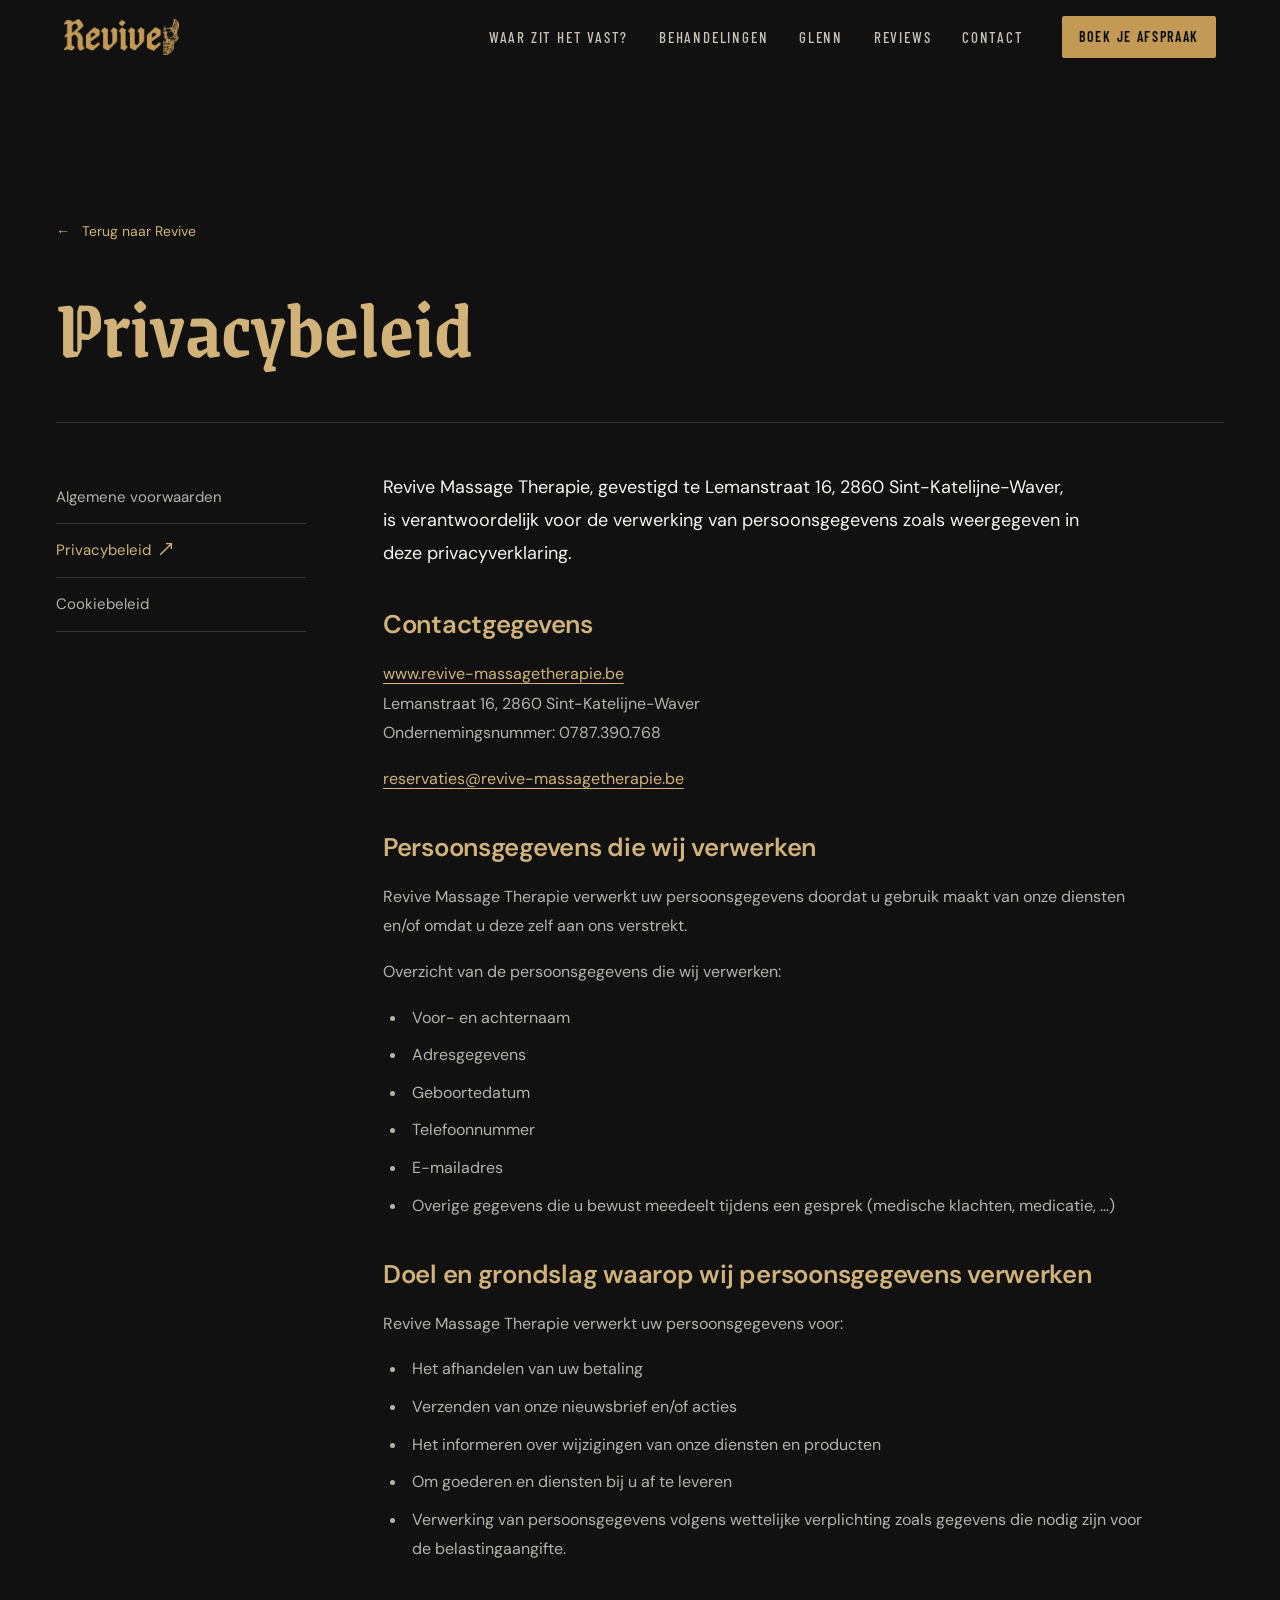
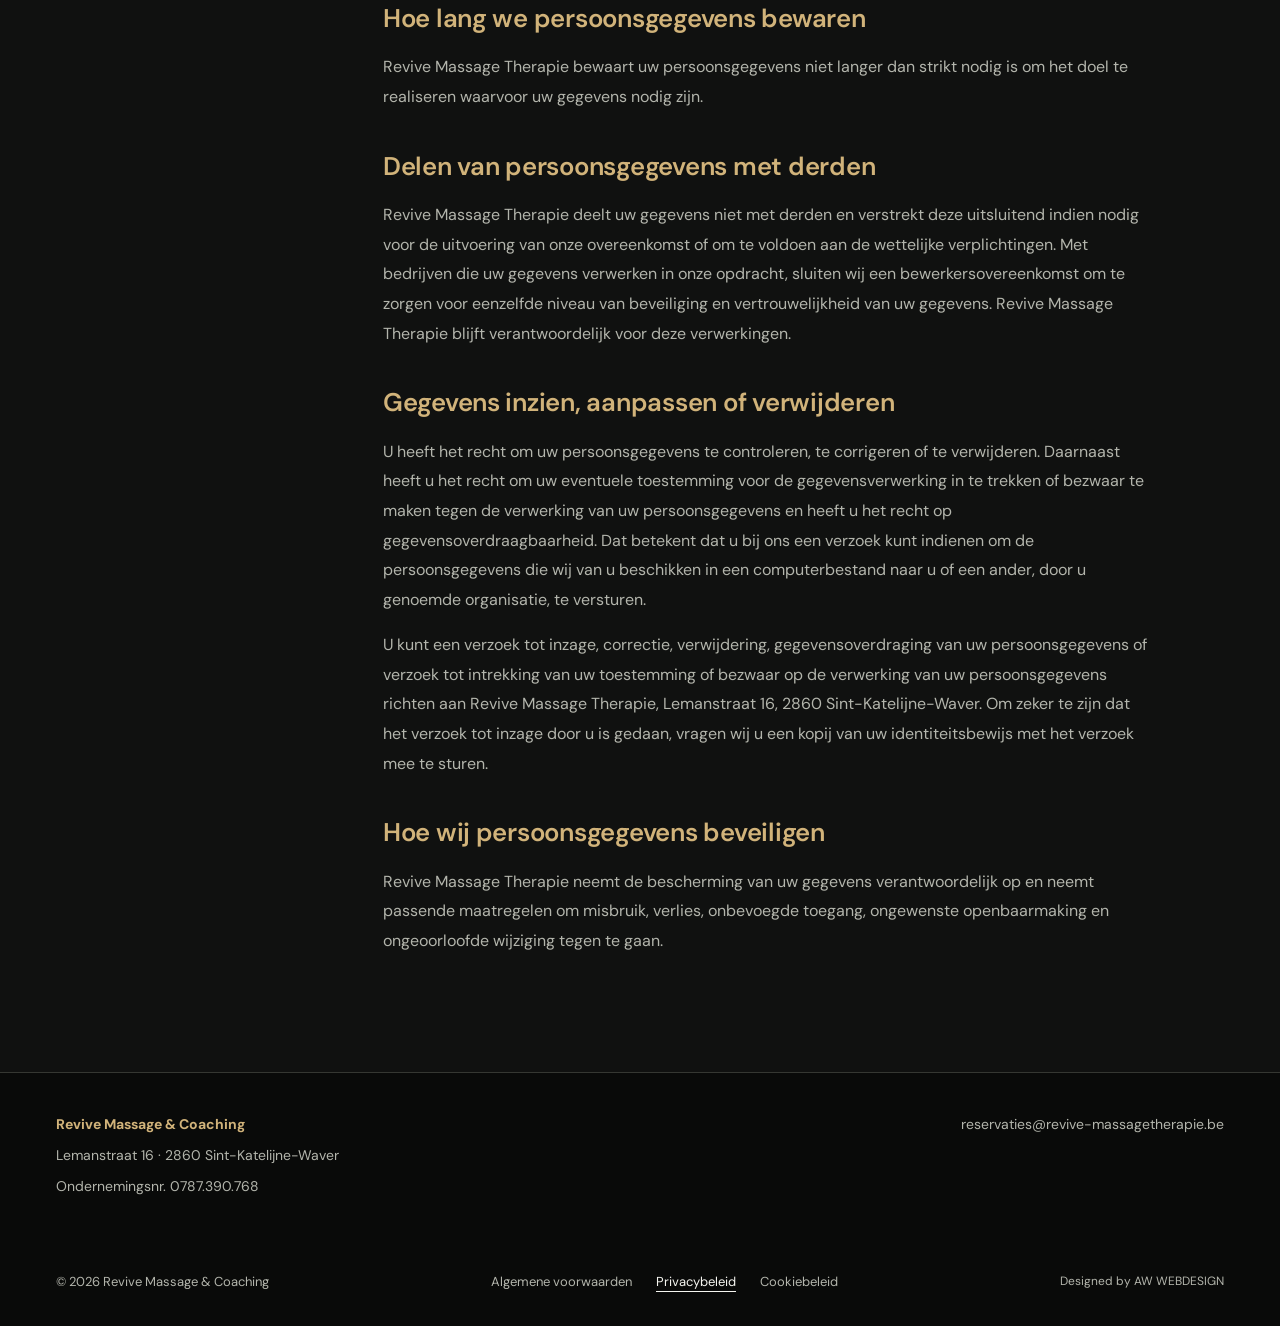
<file: privacybeleid/index.html>
<!doctype html>
<html lang="nl-BE"><head>
<meta charset="UTF-8"><meta name="viewport" content="width=device-width, initial-scale=1">
<title>Privacybeleid · Revive Massage &amp; Coaching</title><meta name="description" content="Lees hoe Revive Massage Therapie omgaat met je persoonsgegevens en hoe je je privacyrechten kan uitoefenen.">
<meta name="theme-color" content="#101110"><meta name="referrer" content="strict-origin-when-cross-origin">
<meta name="robots" content="index,follow">
<link rel="canonical" href="https://www.revive-massagetherapie.be/privacybeleid/">
<meta property="og:type" content="website"><meta property="og:locale" content="nl_BE"><meta property="og:site_name" content="Revive Massage &amp; Coaching">
<meta property="og:title" content="Privacybeleid · Revive"><meta property="og:description" content="Lees hoe Revive Massage Therapie omgaat met je persoonsgegevens en hoe je je privacyrechten kan uitoefenen."><meta property="og:url" content="https://www.revive-massagetherapie.be/privacybeleid/">
<meta property="og:image" content="https://www.revive-massagetherapie.be/assets/social-preview.jpg"><meta property="og:image:alt" content="Revive Massage &amp; Coaching"><meta name="twitter:card" content="summary_large_image">
<link rel="icon" href="../assets/favicon.svg" type="image/svg+xml"><link rel="apple-touch-icon" href="../assets/apple-touch-icon.png">
<link rel="stylesheet" href="../assets/fonts/fonts.css"><link rel="stylesheet" href="../style.css?v=15"><link rel="stylesheet" href="../launch.css?v=13"><link rel="stylesheet" href="../nav.css?v=2">
</head><body class="legal-page"><a class="skip" href="#main">Naar inhoud</a>
<header class="top" id="top">
  <a class="top-mark" href="../" aria-label="Revive · naar de homepage"><span class="wm" aria-hidden="true"></span></a>
  <nav class="top-links" aria-label="Hoofdnavigatie">
    <a href="../#vast">Waar zit het vast?</a><a href="../#behandelingen">Behandelingen</a><a href="../#glenn">Glenn</a><a href="../#reviews">Reviews</a><a href="../#contact">Contact</a>
  </nav>
  <a class="btn btn-sm top-book" href="https://booking.optios.net/21985/activities">Boek<span class="hide-sm">&nbsp;je afspraak</span></a>
  <button class="top-burger" type="button" aria-expanded="false" aria-controls="menu" aria-label="Menu openen"><i></i><i></i></button>
</header>

<nav class="menu" id="menu" aria-label="Menu" inert>
  <div class="menu-links">
    <a href="../#vast">Waar zit het vast?</a><a href="../#behandelingen">Behandelingen</a><a href="../#glenn">Glenn</a><a href="../#reviews">Reviews</a><a href="../#contact">Contact</a>
  </div>
  <div class="menu-foot">
    <a class="btn" href="https://booking.optios.net/21985/activities">Boek je afspraak</a>
    <p>Lemanstraat 16<br>2860 Sint-Katelijne-Waver</p>
  </div>
</nav>
<main id="main" class="legal-main shell" tabindex="-1"><div class="legal-heading"><a class="legal-back" href="../"><span aria-hidden="true">←</span> Terug naar Revive</a><h1>Privacybeleid</h1></div><div class="legal-layout"><nav class="legal-nav" aria-label="Beleidsdocumenten"><a href="../algemene-voorwaarden/">Algemene voorwaarden</a><a href="../privacybeleid/" aria-current="page">Privacybeleid</a><a href="../cookiebeleid/">Cookiebeleid</a></nav><article class="legal-copy" aria-label="Privacybeleid"><p class="legal-lead">Revive Massage Therapie, gevestigd te Lemanstraat 16, 2860 Sint-Katelijne-Waver, is verantwoordelijk voor de verwerking van persoonsgegevens zoals weergegeven in deze privacyverklaring.</p>
<section aria-labelledby="contactgegevens"><h2 id="contactgegevens">Contactgegevens</h2>
<p><a href="../">www.revive-massagetherapie.be</a><br>Lemanstraat 16, 2860 Sint-Katelijne-Waver<br>Ondernemingsnummer: 0787.390.768</p>
<p><a href="mailto:reservaties@revive-massagetherapie.be">reservaties@revive-massagetherapie.be</a></p></section>
<section aria-labelledby="persoonsgegevens"><h2 id="persoonsgegevens">Persoonsgegevens die wij verwerken</h2>
<p>Revive Massage Therapie verwerkt uw persoonsgegevens doordat u gebruik maakt van onze diensten en/of omdat u deze zelf aan ons verstrekt.</p>
<p>Overzicht van de persoonsgegevens die wij verwerken:</p>
<ul><li>Voor- en achternaam</li><li>Adresgegevens</li><li>Geboortedatum</li><li>Telefoonnummer</li><li>E-mailadres</li><li>Overige gegevens die u bewust meedeelt tijdens een gesprek (medische klachten, medicatie, …)</li></ul></section>
<section aria-labelledby="doel"><h2 id="doel">Doel en grondslag waarop wij persoonsgegevens verwerken</h2>
<p>Revive Massage Therapie verwerkt uw persoonsgegevens voor:</p>
<ul><li>Het afhandelen van uw betaling</li><li>Verzenden van onze nieuwsbrief en/of acties</li><li>Het informeren over wijzigingen van onze diensten en producten</li><li>Om goederen en diensten bij u af te leveren</li><li>Verwerking van persoonsgegevens volgens wettelijke verplichting zoals gegevens die nodig zijn voor de belastingaangifte.</li></ul></section>
<section aria-labelledby="bewaartermijn"><h2 id="bewaartermijn">Hoe lang we persoonsgegevens bewaren</h2>
<p>Revive Massage Therapie bewaart uw persoonsgegevens niet langer dan strikt nodig is om het doel te realiseren waarvoor uw gegevens nodig zijn.</p></section>
<section aria-labelledby="derden"><h2 id="derden">Delen van persoonsgegevens met derden</h2>
<p>Revive Massage Therapie deelt uw gegevens niet met derden en verstrekt deze uitsluitend indien nodig voor de uitvoering van onze overeenkomst of om te voldoen aan de wettelijke verplichtingen. Met bedrijven die uw gegevens verwerken in onze opdracht, sluiten wij een bewerkersovereenkomst om te zorgen voor eenzelfde niveau van beveiliging en vertrouwelijkheid van uw gegevens. Revive Massage Therapie blijft verantwoordelijk voor deze verwerkingen.</p></section>
<section aria-labelledby="rechten"><h2 id="rechten">Gegevens inzien, aanpassen of verwijderen</h2>
<p>U heeft het recht om uw persoonsgegevens te controleren, te corrigeren of te verwijderen. Daarnaast heeft u het recht om uw eventuele toestemming voor de gegevensverwerking in te trekken of bezwaar te maken tegen de verwerking van uw persoonsgegevens en heeft u het recht op gegevensoverdraagbaarheid. Dat betekent dat u bij ons een verzoek kunt indienen om de persoonsgegevens die wij van u beschikken in een computerbestand naar u of een ander, door u genoemde organisatie, te versturen.</p>
<p>U kunt een verzoek tot inzage, correctie, verwijdering, gegevensoverdraging van uw persoonsgegevens of verzoek tot intrekking van uw toestemming of bezwaar op de verwerking van uw persoonsgegevens richten aan Revive Massage Therapie, Lemanstraat 16, 2860 Sint-Katelijne-Waver. Om zeker te zijn dat het verzoek tot inzage door u is gedaan, vragen wij u een kopij van uw identiteitsbewijs met het verzoek mee te sturen.</p></section>
<section aria-labelledby="beveiliging"><h2 id="beveiliging">Hoe wij persoonsgegevens beveiligen</h2>
<p>Revive Massage Therapie neemt de bescherming van uw gegevens verantwoordelijk op en neemt passende maatregelen om misbruik, verlies, onbevoegde toegang, ongewenste openbaarmaking en ongeoorloofde wijziging tegen te gaan.</p></section>
</article></div></main><footer class="legal-footer">
<div class="shell legal-contact"><div><p><strong>Revive Massage &amp; Coaching</strong></p><p>Lemanstraat 16 · 2860 Sint-Katelijne-Waver</p><p>Ondernemingsnr. 0787.390.768</p></div><p><a href="mailto:reservaties@revive-massagetherapie.be">reservaties@revive-massagetherapie.be</a></p></div>
<div class="footer-legal"><div class="shell"><span>© <span data-year>2026</span> Revive Massage &amp; Coaching</span><nav class="legal-links" aria-label="Juridische informatie"><a href="../algemene-voorwaarden/">Algemene voorwaarden</a><a href="../privacybeleid/" aria-current="page">Privacybeleid</a><a href="../cookiebeleid/">Cookiebeleid</a></nav><a class="design-credit" href="https://awwebdesign.be/" target="_blank" rel="noopener noreferrer">Designed by AW WEBDESIGN</a></div></div></footer>
<script src="../assets/vendor/lenis.min.js" defer></script><script src="../nav.js?v=1" defer></script><script src="../style.js?v=20" defer></script></body></html>
</file>
<file: assets/fonts/fonts.css>
/* Self-hosted Google Fonts. Licenses are included alongside each family. */
/* vietnamese */
@font-face {
  font-family: 'Barlow Condensed';
  font-style: normal;
  font-weight: 500;
  font-display: swap;
  src: url(barlow-condensed-0.woff2) format('woff2');
  unicode-range: U+0102-0103, U+0110-0111, U+0128-0129, U+0168-0169, U+01A0-01A1, U+01AF-01B0, U+0300-0301, U+0303-0304, U+0308-0309, U+0323, U+0329, U+1EA0-1EF9, U+20AB;
}
/* latin-ext */
@font-face {
  font-family: 'Barlow Condensed';
  font-style: normal;
  font-weight: 500;
  font-display: swap;
  src: url(barlow-condensed-1.woff2) format('woff2');
  unicode-range: U+0100-02BA, U+02BD-02C5, U+02C7-02CC, U+02CE-02D7, U+02DD-02FF, U+0304, U+0308, U+0329, U+1D00-1DBF, U+1E00-1E9F, U+1EF2-1EFF, U+2020, U+20A0-20AB, U+20AD-20C0, U+2113, U+2C60-2C7F, U+A720-A7FF;
}
/* latin */
@font-face {
  font-family: 'Barlow Condensed';
  font-style: normal;
  font-weight: 500;
  font-display: swap;
  src: url(barlow-condensed-2.woff2) format('woff2');
  unicode-range: U+0000-00FF, U+0131, U+0152-0153, U+02BB-02BC, U+02C6, U+02DA, U+02DC, U+0304, U+0308, U+0329, U+2000-206F, U+20AC, U+2122, U+2191, U+2193, U+2212, U+2215, U+FEFF, U+FFFD;
}
/* vietnamese */
@font-face {
  font-family: 'Barlow Condensed';
  font-style: normal;
  font-weight: 600;
  font-display: swap;
  src: url(barlow-condensed-3.woff2) format('woff2');
  unicode-range: U+0102-0103, U+0110-0111, U+0128-0129, U+0168-0169, U+01A0-01A1, U+01AF-01B0, U+0300-0301, U+0303-0304, U+0308-0309, U+0323, U+0329, U+1EA0-1EF9, U+20AB;
}
/* latin-ext */
@font-face {
  font-family: 'Barlow Condensed';
  font-style: normal;
  font-weight: 600;
  font-display: swap;
  src: url(barlow-condensed-4.woff2) format('woff2');
  unicode-range: U+0100-02BA, U+02BD-02C5, U+02C7-02CC, U+02CE-02D7, U+02DD-02FF, U+0304, U+0308, U+0329, U+1D00-1DBF, U+1E00-1E9F, U+1EF2-1EFF, U+2020, U+20A0-20AB, U+20AD-20C0, U+2113, U+2C60-2C7F, U+A720-A7FF;
}
/* latin */
@font-face {
  font-family: 'Barlow Condensed';
  font-style: normal;
  font-weight: 600;
  font-display: swap;
  src: url(barlow-condensed-5.woff2) format('woff2');
  unicode-range: U+0000-00FF, U+0131, U+0152-0153, U+02BB-02BC, U+02C6, U+02DA, U+02DC, U+0304, U+0308, U+0329, U+2000-206F, U+20AC, U+2122, U+2191, U+2193, U+2212, U+2215, U+FEFF, U+FFFD;
}
/* vietnamese */
@font-face {
  font-family: 'Barlow Condensed';
  font-style: normal;
  font-weight: 700;
  font-display: swap;
  src: url(barlow-condensed-6.woff2) format('woff2');
  unicode-range: U+0102-0103, U+0110-0111, U+0128-0129, U+0168-0169, U+01A0-01A1, U+01AF-01B0, U+0300-0301, U+0303-0304, U+0308-0309, U+0323, U+0329, U+1EA0-1EF9, U+20AB;
}
/* latin-ext */
@font-face {
  font-family: 'Barlow Condensed';
  font-style: normal;
  font-weight: 700;
  font-display: swap;
  src: url(barlow-condensed-7.woff2) format('woff2');
  unicode-range: U+0100-02BA, U+02BD-02C5, U+02C7-02CC, U+02CE-02D7, U+02DD-02FF, U+0304, U+0308, U+0329, U+1D00-1DBF, U+1E00-1E9F, U+1EF2-1EFF, U+2020, U+20A0-20AB, U+20AD-20C0, U+2113, U+2C60-2C7F, U+A720-A7FF;
}
/* latin */
@font-face {
  font-family: 'Barlow Condensed';
  font-style: normal;
  font-weight: 700;
  font-display: swap;
  src: url(barlow-condensed-8.woff2) format('woff2');
  unicode-range: U+0000-00FF, U+0131, U+0152-0153, U+02BB-02BC, U+02C6, U+02DA, U+02DC, U+0304, U+0308, U+0329, U+2000-206F, U+20AC, U+2122, U+2191, U+2193, U+2212, U+2215, U+FEFF, U+FFFD;
}

/* latin-ext */
@font-face {
  font-family: 'DM Sans';
  font-style: normal;
  font-weight: 400;
  font-display: swap;
  src: url(dm-sans-0.woff2) format('woff2');
  unicode-range: U+0100-02BA, U+02BD-02C5, U+02C7-02CC, U+02CE-02D7, U+02DD-02FF, U+0304, U+0308, U+0329, U+1D00-1DBF, U+1E00-1E9F, U+1EF2-1EFF, U+2020, U+20A0-20AB, U+20AD-20C0, U+2113, U+2C60-2C7F, U+A720-A7FF;
}
/* latin */
@font-face {
  font-family: 'DM Sans';
  font-style: normal;
  font-weight: 400;
  font-display: swap;
  src: url(dm-sans-1.woff2) format('woff2');
  unicode-range: U+0000-00FF, U+0131, U+0152-0153, U+02BB-02BC, U+02C6, U+02DA, U+02DC, U+0304, U+0308, U+0329, U+2000-206F, U+20AC, U+2122, U+2191, U+2193, U+2212, U+2215, U+FEFF, U+FFFD;
}
/* latin-ext */
@font-face {
  font-family: 'DM Sans';
  font-style: normal;
  font-weight: 500;
  font-display: swap;
  src: url(dm-sans-0.woff2) format('woff2');
  unicode-range: U+0100-02BA, U+02BD-02C5, U+02C7-02CC, U+02CE-02D7, U+02DD-02FF, U+0304, U+0308, U+0329, U+1D00-1DBF, U+1E00-1E9F, U+1EF2-1EFF, U+2020, U+20A0-20AB, U+20AD-20C0, U+2113, U+2C60-2C7F, U+A720-A7FF;
}
/* latin */
@font-face {
  font-family: 'DM Sans';
  font-style: normal;
  font-weight: 500;
  font-display: swap;
  src: url(dm-sans-1.woff2) format('woff2');
  unicode-range: U+0000-00FF, U+0131, U+0152-0153, U+02BB-02BC, U+02C6, U+02DA, U+02DC, U+0304, U+0308, U+0329, U+2000-206F, U+20AC, U+2122, U+2191, U+2193, U+2212, U+2215, U+FEFF, U+FFFD;
}
/* latin-ext */
@font-face {
  font-family: 'DM Sans';
  font-style: normal;
  font-weight: 600;
  font-display: swap;
  src: url(dm-sans-0.woff2) format('woff2');
  unicode-range: U+0100-02BA, U+02BD-02C5, U+02C7-02CC, U+02CE-02D7, U+02DD-02FF, U+0304, U+0308, U+0329, U+1D00-1DBF, U+1E00-1E9F, U+1EF2-1EFF, U+2020, U+20A0-20AB, U+20AD-20C0, U+2113, U+2C60-2C7F, U+A720-A7FF;
}
/* latin */
@font-face {
  font-family: 'DM Sans';
  font-style: normal;
  font-weight: 600;
  font-display: swap;
  src: url(dm-sans-1.woff2) format('woff2');
  unicode-range: U+0000-00FF, U+0131, U+0152-0153, U+02BB-02BC, U+02C6, U+02DA, U+02DC, U+0304, U+0308, U+0329, U+2000-206F, U+20AC, U+2122, U+2191, U+2193, U+2212, U+2215, U+FEFF, U+FFFD;
}
/* latin-ext */
@font-face {
  font-family: 'DM Sans';
  font-style: normal;
  font-weight: 700;
  font-display: swap;
  src: url(dm-sans-0.woff2) format('woff2');
  unicode-range: U+0100-02BA, U+02BD-02C5, U+02C7-02CC, U+02CE-02D7, U+02DD-02FF, U+0304, U+0308, U+0329, U+1D00-1DBF, U+1E00-1E9F, U+1EF2-1EFF, U+2020, U+20A0-20AB, U+20AD-20C0, U+2113, U+2C60-2C7F, U+A720-A7FF;
}
/* latin */
@font-face {
  font-family: 'DM Sans';
  font-style: normal;
  font-weight: 700;
  font-display: swap;
  src: url(dm-sans-1.woff2) format('woff2');
  unicode-range: U+0000-00FF, U+0131, U+0152-0153, U+02BB-02BC, U+02C6, U+02DA, U+02DC, U+0304, U+0308, U+0329, U+2000-206F, U+20AC, U+2122, U+2191, U+2193, U+2212, U+2215, U+FEFF, U+FFFD;
}

/* vietnamese */
@font-face {
  font-family: 'Grenze Gotisch';
  font-style: normal;
  font-weight: 400;
  font-display: swap;
  src: url(grenze-gotisch-0.woff2) format('woff2');
  unicode-range: U+0102-0103, U+0110-0111, U+0128-0129, U+0168-0169, U+01A0-01A1, U+01AF-01B0, U+0300-0301, U+0303-0304, U+0308-0309, U+0323, U+0329, U+1EA0-1EF9, U+20AB;
}
/* latin-ext */
@font-face {
  font-family: 'Grenze Gotisch';
  font-style: normal;
  font-weight: 400;
  font-display: swap;
  src: url(grenze-gotisch-1.woff2) format('woff2');
  unicode-range: U+0100-02BA, U+02BD-02C5, U+02C7-02CC, U+02CE-02D7, U+02DD-02FF, U+0304, U+0308, U+0329, U+1D00-1DBF, U+1E00-1E9F, U+1EF2-1EFF, U+2020, U+20A0-20AB, U+20AD-20C0, U+2113, U+2C60-2C7F, U+A720-A7FF;
}
/* latin */
@font-face {
  font-family: 'Grenze Gotisch';
  font-style: normal;
  font-weight: 400;
  font-display: swap;
  src: url(grenze-gotisch-2.woff2) format('woff2');
  unicode-range: U+0000-00FF, U+0131, U+0152-0153, U+02BB-02BC, U+02C6, U+02DA, U+02DC, U+0304, U+0308, U+0329, U+2000-206F, U+20AC, U+2122, U+2191, U+2193, U+2212, U+2215, U+FEFF, U+FFFD;
}
/* vietnamese */
@font-face {
  font-family: 'Grenze Gotisch';
  font-style: normal;
  font-weight: 500;
  font-display: swap;
  src: url(grenze-gotisch-0.woff2) format('woff2');
  unicode-range: U+0102-0103, U+0110-0111, U+0128-0129, U+0168-0169, U+01A0-01A1, U+01AF-01B0, U+0300-0301, U+0303-0304, U+0308-0309, U+0323, U+0329, U+1EA0-1EF9, U+20AB;
}
/* latin-ext */
@font-face {
  font-family: 'Grenze Gotisch';
  font-style: normal;
  font-weight: 500;
  font-display: swap;
  src: url(grenze-gotisch-1.woff2) format('woff2');
  unicode-range: U+0100-02BA, U+02BD-02C5, U+02C7-02CC, U+02CE-02D7, U+02DD-02FF, U+0304, U+0308, U+0329, U+1D00-1DBF, U+1E00-1E9F, U+1EF2-1EFF, U+2020, U+20A0-20AB, U+20AD-20C0, U+2113, U+2C60-2C7F, U+A720-A7FF;
}
/* latin */
@font-face {
  font-family: 'Grenze Gotisch';
  font-style: normal;
  font-weight: 500;
  font-display: swap;
  src: url(grenze-gotisch-2.woff2) format('woff2');
  unicode-range: U+0000-00FF, U+0131, U+0152-0153, U+02BB-02BC, U+02C6, U+02DA, U+02DC, U+0304, U+0308, U+0329, U+2000-206F, U+20AC, U+2122, U+2191, U+2193, U+2212, U+2215, U+FEFF, U+FFFD;
}
/* vietnamese */
@font-face {
  font-family: 'Grenze Gotisch';
  font-style: normal;
  font-weight: 600;
  font-display: swap;
  src: url(grenze-gotisch-0.woff2) format('woff2');
  unicode-range: U+0102-0103, U+0110-0111, U+0128-0129, U+0168-0169, U+01A0-01A1, U+01AF-01B0, U+0300-0301, U+0303-0304, U+0308-0309, U+0323, U+0329, U+1EA0-1EF9, U+20AB;
}
/* latin-ext */
@font-face {
  font-family: 'Grenze Gotisch';
  font-style: normal;
  font-weight: 600;
  font-display: swap;
  src: url(grenze-gotisch-1.woff2) format('woff2');
  unicode-range: U+0100-02BA, U+02BD-02C5, U+02C7-02CC, U+02CE-02D7, U+02DD-02FF, U+0304, U+0308, U+0329, U+1D00-1DBF, U+1E00-1E9F, U+1EF2-1EFF, U+2020, U+20A0-20AB, U+20AD-20C0, U+2113, U+2C60-2C7F, U+A720-A7FF;
}
/* latin */
@font-face {
  font-family: 'Grenze Gotisch';
  font-style: normal;
  font-weight: 600;
  font-display: swap;
  src: url(grenze-gotisch-2.woff2) format('woff2');
  unicode-range: U+0000-00FF, U+0131, U+0152-0153, U+02BB-02BC, U+02C6, U+02DA, U+02DC, U+0304, U+0308, U+0329, U+2000-206F, U+20AC, U+2122, U+2191, U+2193, U+2212, U+2215, U+FEFF, U+FFFD;
}
/* vietnamese */
@font-face {
  font-family: 'Grenze Gotisch';
  font-style: normal;
  font-weight: 700;
  font-display: swap;
  src: url(grenze-gotisch-0.woff2) format('woff2');
  unicode-range: U+0102-0103, U+0110-0111, U+0128-0129, U+0168-0169, U+01A0-01A1, U+01AF-01B0, U+0300-0301, U+0303-0304, U+0308-0309, U+0323, U+0329, U+1EA0-1EF9, U+20AB;
}
/* latin-ext */
@font-face {
  font-family: 'Grenze Gotisch';
  font-style: normal;
  font-weight: 700;
  font-display: swap;
  src: url(grenze-gotisch-1.woff2) format('woff2');
  unicode-range: U+0100-02BA, U+02BD-02C5, U+02C7-02CC, U+02CE-02D7, U+02DD-02FF, U+0304, U+0308, U+0329, U+1D00-1DBF, U+1E00-1E9F, U+1EF2-1EFF, U+2020, U+20A0-20AB, U+20AD-20C0, U+2113, U+2C60-2C7F, U+A720-A7FF;
}
/* latin */
@font-face {
  font-family: 'Grenze Gotisch';
  font-style: normal;
  font-weight: 700;
  font-display: swap;
  src: url(grenze-gotisch-2.woff2) format('woff2');
  unicode-range: U+0000-00FF, U+0131, U+0152-0153, U+02BB-02BC, U+02C6, U+02DA, U+02DC, U+0304, U+0308, U+0329, U+2000-206F, U+20AC, U+2122, U+2191, U+2193, U+2212, U+2215, U+FEFF, U+FFFD;
}
/* vietnamese */
@font-face {
  font-family: 'Grenze Gotisch';
  font-style: normal;
  font-weight: 800;
  font-display: swap;
  src: url(grenze-gotisch-0.woff2) format('woff2');
  unicode-range: U+0102-0103, U+0110-0111, U+0128-0129, U+0168-0169, U+01A0-01A1, U+01AF-01B0, U+0300-0301, U+0303-0304, U+0308-0309, U+0323, U+0329, U+1EA0-1EF9, U+20AB;
}
/* latin-ext */
@font-face {
  font-family: 'Grenze Gotisch';
  font-style: normal;
  font-weight: 800;
  font-display: swap;
  src: url(grenze-gotisch-1.woff2) format('woff2');
  unicode-range: U+0100-02BA, U+02BD-02C5, U+02C7-02CC, U+02CE-02D7, U+02DD-02FF, U+0304, U+0308, U+0329, U+1D00-1DBF, U+1E00-1E9F, U+1EF2-1EFF, U+2020, U+20A0-20AB, U+20AD-20C0, U+2113, U+2C60-2C7F, U+A720-A7FF;
}
/* latin */
@font-face {
  font-family: 'Grenze Gotisch';
  font-style: normal;
  font-weight: 800;
  font-display: swap;
  src: url(grenze-gotisch-2.woff2) format('woff2');
  unicode-range: U+0000-00FF, U+0131, U+0152-0153, U+02BB-02BC, U+02C6, U+02DA, U+02DC, U+0304, U+0308, U+0329, U+2000-206F, U+20AC, U+2122, U+2191, U+2193, U+2212, U+2215, U+FEFF, U+FFFD;
}
</file>
<file: sig.css>
/* Revive · signature build
   Concept: vast → los. Everything tight starts knotted and releases.
   Tokens: ink (tattoo black), studio (panel), brass (logo gold), leaf (light gold),
   bone (the print on Glenn's shirt), smoke (secondary text). Accent = brass. */
:root{
  --ink:#0c0b0a;--studio:#161512;--line:rgba(239,233,221,.13);--line-2:rgba(239,233,221,.24);
  --brass:#c29a55;--leaf:#e3c88f;--bone:#efe9dd;--smoke:#a29d92;
  --goth:'Grenze Gotisch',Georgia,serif;--cond:'Barlow Condensed','Arial Narrow',sans-serif;--sans:'DM Sans',Arial,sans-serif;
  --gut:clamp(20px,5vw,72px);--ease:cubic-bezier(.22,1,.36,1);
}
*{box-sizing:border-box}
html{-webkit-text-size-adjust:100%;scroll-padding-top:90px}
body{margin:0;background:var(--ink);color:var(--bone);font:400 17px/1.6 var(--sans);overflow-x:clip}
img{display:block;max-width:100%;height:auto}
a{color:inherit;text-decoration:none}
button{font:inherit;color:inherit;background:none;border:0;padding:0;cursor:pointer}
h1,h2,h3,p,ol,ul,dl,dd,figure,blockquote{margin:0;padding:0}
ol,ul{list-style:none}
::selection{background:var(--leaf);color:var(--ink)}
:focus-visible{outline:2px solid var(--leaf);outline-offset:4px}
.sr-only{position:absolute;width:1px;height:1px;overflow:hidden;clip:rect(0 0 0 0);white-space:nowrap}
.skip{position:fixed;left:12px;top:12px;z-index:100;background:var(--leaf);color:var(--ink);padding:10px 14px;transform:translateY(-200%)}
.skip:focus{transform:none}
.wrap{width:min(1320px,100% - var(--gut)*2);margin-inline:auto}
main:focus{outline:none}

/* the wordmark as a flat mask, any colour */
.wm{display:block;aspect-ratio:2162/674;background:var(--brass);
  -webkit-mask:url(./assets/revive-mask.webp) center/contain no-repeat;mask:url(./assets/revive-mask.webp) center/contain no-repeat}

/* type */
.h-big{font:700 clamp(48px,7.2vw,120px)/.9 var(--goth);letter-spacing:-.005em;color:var(--bone);text-wrap:balance}
.h-big em{font-style:normal;color:var(--brass)}
.kicker{font:600 13px/1.3 var(--cond);letter-spacing:.16em;text-transform:uppercase;color:var(--brass)}
.lede{color:var(--smoke);max-width:40ch;font-size:clamp(16px,1.25vw,19px)}

/* buttons: square-ish like the approved concept */
.btn{position:relative;isolation:isolate;overflow:hidden;display:inline-flex;align-items:center;gap:14px;min-height:54px;padding:0 24px;
  background:var(--brass);color:var(--ink);border:1px solid var(--brass);border-radius:2px;
  font:600 15px/1 var(--cond);letter-spacing:.12em;text-transform:uppercase;white-space:nowrap;transition:transform .16s var(--ease)}
.btn::after{content:'→';font:400 18px/1 var(--sans);letter-spacing:0;transition:transform .3s var(--ease)}
.btn::before{content:'';position:absolute;inset:0;z-index:-1;background:var(--bone);transform:scaleX(0);transform-origin:left;transition:transform .45s var(--ease)}
.btn:hover::before,.btn:active::before{transform:scaleX(1)}
.btn:hover::after{transform:translateX(4px)}
.btn:active{transform:scale(.97)}
.btn-sm{min-height:42px;padding:0 16px;font-size:14px}
.btn-sm::after{display:none}
.btn-lg{min-height:66px;padding:0 32px;font-size:17px}
.btn-ghost{background:transparent;color:var(--leaf)}
.btn-ghost:hover{color:var(--ink)}

/* header + menu: see nav.css */

/* 01 hero */
.hero{position:relative;min-height:100svh;display:grid;grid-template-columns:1fr 1fr;grid-template-rows:1fr auto auto;
  grid-template-areas:"mark mark" "foot foot" "ml mr";padding:96px var(--gut) 26px;overflow:hidden;
  background:radial-gradient(120% 70% at 50% 42%,#1a1814 0%,var(--ink) 62%)}
.hero-fibers{position:absolute;inset:0;width:100%;height:100%;touch-action:pan-y}
.hero-static{grid-area:mark;align-self:center;justify-self:center;width:min(86vw,1160px);margin-top:-2vh;background:var(--leaf)}
.fib-ready .hero-static{visibility:hidden}
.hero-foot{grid-area:foot;position:relative;text-align:center;display:grid;justify-items:center;gap:22px;padding-bottom:clamp(20px,5vh,56px)}
.hero-tag{font:500 clamp(24px,2.6vw,40px)/1 var(--goth);color:var(--bone)}
.hero-cta{display:flex;flex-wrap:wrap;justify-content:center;align-items:center;gap:14px 30px}
.link-down{font:500 15px/1 var(--cond);letter-spacing:.12em;text-transform:uppercase;color:var(--leaf);display:inline-flex;gap:10px;align-items:center;padding:12px 0}
.link-down::after{content:'↓';font:400 16px/1 var(--sans);transition:transform .3s var(--ease)}
.link-down:hover::after{transform:translateY(4px)}
.hero-meta{position:relative;display:flex;gap:10px 24px;flex-wrap:wrap;font:500 13px/1.2 var(--cond);letter-spacing:.16em;text-transform:uppercase;color:var(--smoke);pointer-events:none}
.hero-meta-l{grid-area:ml}
.hero-meta-r{grid-area:mr;justify-content:flex-end}
.tension b{font-weight:600;color:var(--brass);display:inline-block;min-width:3ch;text-align:right;transition:color .6s}
.tension.calm b{color:var(--leaf)}
.hint-touch{display:none}
@media (pointer:coarse){.hint-touch{display:inline}.hint-fine{display:none}}

/* 02 waar zit het vast: five panels (front or back) that widen when you open them;
   each shows a contour close-up of the body and a treatment menu (two or more is fine) */
.map{padding:clamp(96px,14vh,160px) 0 clamp(80px,12vh,140px);border-top:1px solid var(--line)}
.vc-head{display:grid;grid-template-columns:1fr auto;grid-template-areas:"k k" "h l";gap:18px 48px;align-items:end;margin-bottom:clamp(36px,6vh,64px)}
.vc-head .kicker{grid-area:k}.vc-head .h-big{grid-area:h}
.vc-aside{grid-area:l;display:grid;gap:18px;justify-items:end;padding-bottom:10px}
.vc-aside .lede{max-width:30ch}
/* front / back: a solid two-part switch, the brass block slides to the chosen side */
.vc-side{position:relative;display:grid;grid-template-columns:1fr 1fr;padding:4px;border:1px solid var(--line-2);border-radius:3px;background:var(--studio)}
.vc-side::before{content:'';position:absolute;top:4px;bottom:4px;left:4px;width:calc(50% - 4px);background:var(--brass);border-radius:2px;transition:transform .55s var(--ease)}
.vc-side[data-on=back]::before{transform:translateX(100%)}
.vc-side button{position:relative;z-index:1;min-width:clamp(130px,11vw,168px);min-height:52px;padding:0 22px;font:600 16px/1 var(--cond);letter-spacing:.14em;text-transform:uppercase;color:rgba(239,233,221,.7);transition:color .3s}
.vc-side button:hover{color:var(--bone)}
.vc-side button[aria-pressed=true]{color:var(--ink)}

.vc-row{display:flex;gap:10px;height:min(760px,82svh)}
.vc-panel{position:relative;flex:1 1 0;min-width:0;overflow:hidden;background:var(--studio);border:1px solid var(--line);border-radius:2px;
  transition:flex-grow .85s var(--ease),border-color .4s}
.vc-panel.on{flex-grow:3.4;border-color:rgba(194,154,85,.45)}
.vc-panel canvas{position:absolute;left:50%;top:50%;transform:translate(-50%,-50%);pointer-events:none}
.vc-panel::after{content:'';position:absolute;inset:0;pointer-events:none;background:linear-gradient(180deg,rgba(12,11,10,.55) 0%,transparent 22%,transparent 42%,rgba(12,11,10,.94) 82%)}
.vc-hit{position:absolute;inset:0;z-index:2;cursor:pointer}
.vc-hit:focus-visible{outline-offset:-6px}
.vc-panel.on .vc-hit{cursor:default}

.vc-no{position:absolute;left:22px;top:20px;z-index:3;font:600 13px/1 var(--cond);letter-spacing:.16em;color:var(--smoke);pointer-events:none;transition:color .4s}
.vc-panel.on .vc-no{color:var(--brass)}
.vc-label{position:absolute;left:22px;right:22px;bottom:22px;z-index:3;pointer-events:none;font:600 15px/1.15 var(--cond);letter-spacing:.14em;text-transform:uppercase;color:var(--bone);transition:opacity .3s}
.vc-panel.on .vc-label{opacity:0}

.vc-panel{--px:clamp(22px,2.4vw,36px);--pb:clamp(22px,3vh,34px)}
.vc-body{position:absolute;left:var(--px);right:var(--px);bottom:var(--pb);z-index:3;
  opacity:0;transform:translateY(16px);visibility:hidden;transition:opacity .3s,transform .3s,visibility 0s .3s}
.vc-panel.on .vc-body{opacity:1;transform:none;visibility:visible;transition:opacity .6s .35s,transform .8s .35s var(--ease),visibility 0s .35s}
/* the text sits on solid panel colour that fades in above it, so the figure never runs through the copy */
.vc-body::before{content:'';position:absolute;z-index:-1;left:calc(var(--px) * -1);right:calc(var(--px) * -1);bottom:calc(var(--pb) * -1);top:-110px;
  background:linear-gradient(180deg,rgba(22,21,18,0) 0,rgba(22,21,18,.92) 70px,#161512 110px)}
.vc-body > *{max-width:470px}
.vc-body h3{font:700 clamp(40px,4.2vw,68px)/.92 var(--goth);color:var(--bone)}
.vc-body > p{margin-top:14px;font-size:clamp(16px,1.2vw,19px);line-height:1.45;color:var(--bone);max-width:32ch}
.vc-foot{margin-top:clamp(20px,3vh,28px);padding-top:clamp(18px,2.6vh,24px);border-top:1px solid var(--line)}
.vc-body .rv-menu{margin-top:18px}
.vc-body .rv-opt{padding-top:10px;padding-bottom:10px}
.vc-body .rv-menu li{border-color:var(--line-2)}
.zone-note{font-size:14px;color:var(--smoke);max-width:56ch;margin-top:18px}

/* treatment menu: reads like a menu card, not a form */
.rv-menu-k{display:flex;flex-wrap:wrap;justify-content:space-between;row-gap:8px;white-space:nowrap;align-items:baseline;gap:16px;margin-bottom:10px;font:600 13px/1 var(--cond);letter-spacing:.16em;text-transform:uppercase;color:var(--smoke)}
.rv-menu-fit{display:inline-flex;align-items:center;gap:8px;color:var(--leaf);letter-spacing:.12em}
.rv-menu-fit::before{content:'';width:5px;height:5px;border-radius:50%;background:var(--brass)}
.rv-menu li{border-top:1px solid var(--line)}
.rv-menu li:last-child{border-bottom:1px solid var(--line)}
.rv-opt{position:relative;width:100%;display:flex;align-items:center;gap:14px;padding:13px 0 13px 18px;text-align:left;
  font:600 16px/1.15 var(--cond);letter-spacing:.08em;text-transform:uppercase;color:rgba(239,233,221,.6);transition:color .25s,padding .45s var(--ease)}
.rv-opt::before{content:'';position:absolute;left:2px;top:50%;width:5px;height:5px;margin-top:-2.5px;border-radius:50%;background:transparent;transition:background .25s}
.rv-opt.fit{color:var(--bone)}
.rv-opt.fit::before{background:var(--brass)}
.rv-opt small{margin-left:auto;font:500 13px/1 var(--cond);letter-spacing:.12em;color:var(--smoke)}
/* + turns into a check: two hairlines, no box */
.rv-opt i{position:relative;flex:none;width:14px;height:14px}
.rv-opt i::before,.rv-opt i::after{content:'';position:absolute;background:var(--leaf);transition:transform .45s var(--ease),width .45s var(--ease),height .45s var(--ease),left .45s var(--ease),top .45s var(--ease)}
.rv-opt i::before{left:0;top:6.5px;width:14px;height:1.5px}
.rv-opt i::after{left:6.25px;top:0;width:1.5px;height:14px}
.rv-opt:hover{color:var(--bone);padding-left:24px}
.rv-opt[aria-pressed=true]{color:var(--brass)}
.rv-opt[aria-pressed=true] i::before{left:0;top:8px;width:6px;transform:rotate(45deg);background:var(--brass)}
.rv-opt[aria-pressed=true] i::after{left:8px;top:1px;height:13px;transform:rotate(40deg);background:var(--brass)}

/* the running choice + booking */
.rv-tray{display:flex;flex-wrap:wrap;align-items:center;justify-content:space-between;gap:14px 28px}
.rv-tray-t{display:grid;gap:6px;min-width:0}
.rv-tray-k{font:600 13px/1 var(--cond);letter-spacing:.16em;text-transform:uppercase;color:var(--smoke)}
.rv-tray-s{font:500 16px/1.35 var(--cond);letter-spacing:.1em;text-transform:uppercase;color:var(--smoke);transition:color .3s}
.rv-tray.has .rv-tray-s{color:var(--leaf)}

/* 03 treatments */
.treat{padding:clamp(96px,14vh,160px) 0 clamp(80px,12vh,140px);border-top:1px solid var(--line);position:relative}
.treat > .wrap:first-child{display:grid;grid-template-columns:1fr auto;gap:24px 48px;align-items:end;margin-bottom:clamp(48px,8vh,90px)}
.treat > .wrap:first-child .lede{max-width:34ch;padding-bottom:10px}
.t-rows{border-top:1px solid var(--line)}
.t-row{border-bottom:1px solid var(--line)}
.t-row a{display:grid;grid-template-columns:minmax(0,1fr) minmax(240px,330px);grid-template-areas:"eye ." "name copy" "name go";gap:8px clamp(24px,4vw,72px);
  align-items:center;padding:clamp(24px,3.6vh,42px) var(--gut);position:relative;transition:background .4s}
.t-eye{grid-area:eye;font:600 13px/1.3 var(--cond);letter-spacing:.16em;text-transform:uppercase;color:var(--smoke)}
.t-name{grid-area:name;font:700 clamp(54px,9.4vw,150px)/.9 var(--goth);color:var(--bone);transition:color .35s,transform .6s var(--ease);transform-origin:left}
.t-copy{grid-area:copy;color:var(--smoke);font-size:16px;align-self:end}
.t-go{grid-area:go;font:600 14px/1 var(--cond);letter-spacing:.12em;text-transform:uppercase;color:var(--leaf);align-self:start;display:inline-flex;gap:10px}
.t-go::after{content:'→';font:400 16px/1 var(--sans);transition:transform .3s var(--ease)}
.t-thumb{display:none}
@media (hover:hover) and (pointer:fine){
  .t-row a:hover{background:linear-gradient(90deg,rgba(194,154,85,.07),transparent 70%)}
  .t-row a:hover .t-name{color:var(--brass);transform:translateX(18px)}
  .t-row a:hover .t-go::after{transform:translateX(5px)}
  .t-rows.cupping{cursor:none}
}
.cup{position:fixed;left:0;top:0;z-index:30;width:clamp(220px,20vw,320px);aspect-ratio:1;margin:calc(clamp(220px,20vw,320px)/-2) 0 0 calc(clamp(220px,20vw,320px)/-2);border-radius:50%;
  overflow:hidden;pointer-events:none;opacity:0;transform:scale(.4);border:1px solid rgba(227,200,143,.7);box-shadow:0 0 0 8px rgba(239,233,221,.06),0 30px 80px rgba(0,0,0,.6)}
.cup-img{position:absolute;inset:-12%;background:#222 center/cover no-repeat;filter:saturate(.75) contrast(1.05)}
.cup::after{content:'';position:absolute;inset:0;border-radius:50%;background:radial-gradient(circle at 34% 28%,rgba(255,255,255,.22),transparent 34%),radial-gradient(circle,transparent 58%,rgba(12,11,10,.45))}
.first{margin-top:clamp(64px,10vh,110px);display:grid;grid-template-columns:minmax(200px,1fr) 3fr;gap:24px clamp(24px,4vw,64px)}
.first-title{font:700 clamp(30px,2.6vw,42px)/1 var(--goth);color:var(--brass)}
.first-steps{display:grid;grid-template-columns:repeat(3,1fr);gap:clamp(20px,3vw,44px);counter-reset:s}
.first-steps li{counter-increment:s;display:grid;gap:8px;padding-top:18px;border-top:1px solid var(--line-2)}
.first-steps li::before{content:counter(s);font:600 14px/1 var(--cond);letter-spacing:.14em;color:var(--brass)}
.first-steps b{font-weight:600}
.first-steps span{color:var(--smoke);font-size:15px}
.last-minute{grid-column:2;justify-self:start;font:600 14px/1.2 var(--cond);letter-spacing:.12em;text-transform:uppercase;color:var(--leaf);border-bottom:1px solid rgba(227,200,143,.4);padding-bottom:4px}
.last-minute:hover{border-color:var(--leaf)}

/* 04 Glenn */
.glenn{padding:clamp(96px,14vh,160px) 0;border-top:1px solid var(--line)}
.glenn-grid{display:grid;grid-template-columns:minmax(0,5fr) minmax(0,6fr);gap:clamp(36px,7vw,120px);align-items:start}
.glenn-photo{position:sticky;top:96px;overflow:hidden}
.glenn-photo img{width:100%;aspect-ratio:561/760;object-fit:cover;object-position:50% 20%;filter:grayscale(1) sepia(.28) contrast(1.06) brightness(.9)}
.glenn-photo::after{content:'';position:absolute;inset:0;background:linear-gradient(180deg,transparent 60%,rgba(12,11,10,.85))}
.glenn-photo figcaption{position:absolute;left:18px;bottom:16px;z-index:1;font:600 13px/1.2 var(--cond);letter-spacing:.16em;text-transform:uppercase;color:var(--bone)}
.sports{margin:clamp(36px,6vh,64px) 0 clamp(36px,6vh,56px);display:grid;gap:2px}
.sports li{font:700 clamp(40px,5.6vw,92px)/.95 var(--cond);text-transform:uppercase;letter-spacing:.01em;color:transparent;-webkit-text-stroke:1px rgba(239,233,221,.3);transition:color .5s,-webkit-text-stroke-color .5s}
.sports li.on{color:rgba(239,233,221,.9);-webkit-text-stroke-color:transparent}
.sports li.now{font:700 clamp(46px,6.2vw,100px)/1 var(--goth);text-transform:none;-webkit-text-stroke:0;color:rgba(194,154,85,.28);margin-top:10px}
.sports li.now.on{color:var(--brass)}
.glenn-lead{font:500 clamp(22px,2vw,30px)/1.3 var(--sans);margin-bottom:18px;max-width:28ch}
.glenn-copy > p:not(.glenn-lead){color:var(--smoke);max-width:52ch}
.glenn-sign{display:flex;align-items:center;flex-wrap:wrap;gap:20px 36px;margin-top:36px}
.sig{font:400 48px/1 var(--goth);color:var(--leaf);transform:rotate(-4deg)}

/* 05 reviews */
.reviews{padding:clamp(96px,14vh,160px) 0;border-top:1px solid var(--line);overflow:hidden}
.rev-head{display:flex;flex-wrap:wrap;justify-content:space-between;align-items:end;gap:28px 48px;margin-bottom:clamp(40px,8vh,90px)}
.score{display:flex;align-items:center;gap:18px}
.score b{font:700 clamp(72px,8vw,130px)/.8 var(--goth);color:var(--brass)}
.score span{font:500 14px/1.45 var(--cond);letter-spacing:.12em;text-transform:uppercase;color:var(--smoke)}
.score u{text-decoration:none;color:var(--leaf);border-bottom:1px solid rgba(227,200,143,.4)}
.score:hover u{border-color:var(--leaf)}
.quotes li{padding-block:clamp(36px,7vh,80px);border-top:1px solid var(--line)}
.quotes li:nth-child(even){padding-left:clamp(0px,16vw,280px)}
.q{font:500 clamp(28px,3.7vw,58px)/1.12 var(--sans);letter-spacing:-.015em;max-width:21em;transform-origin:0 50%;color:var(--bone)}
.q-by{margin-top:22px;font:600 13px/1 var(--cond);letter-spacing:.16em;text-transform:uppercase;color:var(--brass)}

/* 06 faq */
.faq{padding:clamp(96px,14vh,160px) 0;border-top:1px solid var(--line)}
.faq-grid{display:grid;grid-template-columns:minmax(0,5fr) minmax(0,7fr);gap:clamp(36px,6vw,110px);align-items:start}
.faq-grid .h-big{position:sticky;top:110px}
.faq-list details{border-bottom:1px solid var(--line)}
.faq-list details:first-child{border-top:1px solid var(--line)}
.faq-list summary{list-style:none;cursor:pointer;display:flex;justify-content:space-between;gap:24px;align-items:center;padding:26px 0;font:500 clamp(18px,1.5vw,22px)/1.35 var(--sans);transition:color .2s}
.faq-list summary::-webkit-details-marker{display:none}
.faq-list summary::after{content:'';flex:none;width:14px;height:14px;background:linear-gradient(var(--brass),var(--brass)) center/100% 1.5px no-repeat,linear-gradient(var(--brass),var(--brass)) center/1.5px 100% no-repeat;transition:transform .35s var(--ease)}
.faq-list details[open] summary::after{transform:rotate(45deg)}
.faq-list summary:hover{color:var(--leaf)}
.faq-list details > div{padding:0 0 28px;color:var(--smoke);max-width:60ch}
.faq-list details a{color:var(--leaf);border-bottom:1px solid rgba(227,200,143,.4)}

/* 07 footer */
.foot{border-top:1px solid var(--line);padding-top:clamp(96px,14vh,160px);overflow:hidden}
.foot-call{display:flex;flex-wrap:wrap;justify-content:space-between;align-items:end;gap:36px 60px}
.foot-cols{display:grid;grid-template-columns:repeat(3,1fr);gap:32px clamp(24px,4vw,64px);margin-top:clamp(64px,10vh,110px);padding-top:32px;border-top:1px solid var(--line)}
.foot-cols h3{font:600 13px/1.2 var(--cond);letter-spacing:.16em;text-transform:uppercase;color:var(--brass);margin-bottom:14px}
.foot-cols p{color:var(--smoke);margin-bottom:10px}
.foot-cols a{display:block;width:fit-content;margin-top:6px;border-bottom:1px solid var(--line-2);padding-bottom:2px;overflow-wrap:anywhere;transition:border-color .2s,color .2s}
.foot-cols a:hover{color:var(--leaf);border-color:var(--leaf)}
.foot-mark{position:relative;margin-top:clamp(64px,10vh,120px);padding:0 var(--gut)}
.foot-fibers{position:absolute;inset:-60px 0;width:100%;height:calc(100% + 120px);touch-action:pan-y}
.foot-static{width:100%;background:var(--brass)}
.fib-ready .foot-static{visibility:hidden}
.foot-legal{display:flex;flex-wrap:wrap;justify-content:space-between;gap:12px 32px;padding-block:28px;margin-top:clamp(28px,5vh,56px);border-top:1px solid var(--line);font-size:13px;color:var(--smoke)}
.foot-legal nav{display:flex;flex-wrap:wrap;gap:8px 24px}
.foot-legal a:hover{color:var(--leaf)}

/* responsive */
@media (max-width:900px){
  .treat > .wrap:first-child{grid-template-columns:1fr}
  .first{grid-template-columns:1fr}
  .first-steps{grid-template-columns:1fr}
  .last-minute{grid-column:1}
  .glenn-grid{grid-template-columns:1fr}
  .glenn-photo{position:relative;top:0;max-width:520px}
  .faq-grid{grid-template-columns:1fr}
  .faq-grid .h-big{position:static}
  .foot-cols{grid-template-columns:1fr}
}
@media (max-width:760px){
  .vc-head{grid-template-columns:1fr;grid-template-areas:"k" "h" "l"}
  .vc-aside{justify-items:stretch}
  .vc-side button{min-width:0}
  .vc-row{flex-direction:column;height:auto;gap:8px}
  .vc-panel{flex:none;height:84px;transition:height .8s var(--ease),border-color .4s}
  .vc-panel.on{height:min(640px,88svh)}
  .vc-label{bottom:auto;top:50%;left:64px;transform:translateY(-50%)}
  .vc-no{top:50%;transform:translateY(-50%)}
  .vc-panel.on .vc-no{top:20px;transform:none}
  .vc-panel::after{background:linear-gradient(90deg,rgba(12,11,10,.85),rgba(12,11,10,.35) 70%)}
  .vc-panel.on::after{background:linear-gradient(180deg,rgba(12,11,10,.5) 0%,transparent 20%,transparent 34%,rgba(12,11,10,.95) 74%)}
  .rv-opt{font-size:14px;padding:11px 0 11px 16px}
  .rv-tray .btn{width:100%;justify-content:space-between}
  .t-row a{grid-template-columns:1fr;grid-template-areas:"eye" "name" "copy" "go";gap:12px}
  .t-copy{max-width:52ch}
}
@media (max-width:640px){
  body{font-size:16px}
  .hide-sm{display:none}
  .hero{grid-template-columns:1fr;grid-template-areas:"mark" "foot" "ml" "mr";padding-top:84px;row-gap:10px}
  .hero-static{width:92vw;align-self:end;margin:0 0 7svh}
  .hero-tag{font-size:26px}
  .hero-meta{justify-content:center!important;font-size:12px}
  .hero-cta .btn{width:100%;justify-content:space-between}
  .hero-foot{gap:18px;padding-bottom:12svh}
  .quotes li:nth-child(even){padding-left:0}
  .foot-call .btn{width:100%;justify-content:space-between}
  .cup{display:none}
  .t-thumb{display:block;grid-row:auto;width:100%;max-width:420px;aspect-ratio:16/10;object-fit:cover;filter:grayscale(.3) contrast(1.05);margin-top:6px}
}
@media (pointer:coarse) and (min-width:641px){.t-thumb{display:block;width:220px;aspect-ratio:16/10;object-fit:cover}}

/* ?motion=off: everything readable, no movement */
.still *{animation:none!important;transition:none!important}
</file>
<file: nav.css>
/* Revive · shared navbar + menu (homepage and legal pages).
   Self-contained and scoped to .top/.menu, so it sits safely next to the legal pages' older style.css. */
.top,.menu{
  --ink:#0c0b0a;--line:rgba(239,233,221,.13);--brass:#c29a55;--leaf:#e3c88f;--bone:#efe9dd;--smoke:#a29d92;
  --goth:'Grenze Gotisch',Georgia,serif;--cond:'Barlow Condensed','Arial Narrow',sans-serif;--sans:'DM Sans',Arial,sans-serif;
  --gut:clamp(20px,5vw,72px);--ease:cubic-bezier(.22,1,.36,1);
  box-sizing:border-box;
}
.top *,.menu *{box-sizing:border-box}
.top a,.menu a{color:inherit;text-decoration:none}
.top button{font:inherit;color:inherit;background:none;border:0;padding:0;margin:0;cursor:pointer}

/* header: solid once you scroll, slides away going down, slides back going up */
.top{position:fixed;inset:0 0 auto;z-index:40;display:flex;align-items:center;gap:clamp(16px,3vw,44px);padding:16px var(--gut);margin:0;
  transition:background .4s,backdrop-filter .4s,padding .4s,transform .55s var(--ease),box-shadow .4s}
.top.solid{background:rgba(12,11,10,.84);-webkit-backdrop-filter:blur(10px);backdrop-filter:blur(10px);padding-block:10px;box-shadow:0 1px 0 var(--line)}
.top.away{transform:translateY(calc(-100% - 2px));transition:background .4s,backdrop-filter .4s,padding .4s,transform .4s cubic-bezier(.55,0,.75,.35),box-shadow .4s}
.top:focus-within{transform:none}
.top-mark{display:block;width:clamp(96px,9vw,128px)}
.top .wm{display:block;width:100%;aspect-ratio:2162/674;background:var(--brass);
  -webkit-mask:url(./assets/revive-mask.webp) center/contain no-repeat;mask:url(./assets/revive-mask.webp) center/contain no-repeat}
.top-links{display:flex;gap:clamp(18px,2.4vw,34px);margin-left:auto;font:500 15px/1 var(--cond);letter-spacing:.12em;text-transform:uppercase}
.top-links a{position:relative;padding:8px 0;color:rgba(239,233,221,.82);transition:color .2s}
.top-links a::after{content:'';position:absolute;left:0;right:0;bottom:2px;height:1px;background:var(--brass);transform:scaleX(0);transform-origin:right;transition:transform .35s var(--ease)}
.top-links a:hover{color:var(--bone)}
.top-links a:hover::after{transform:scaleX(1);transform-origin:left}
.top-burger{display:none;width:44px;height:44px;position:relative}
.top-burger i{position:absolute;left:10px;right:10px;height:1.5px;background:var(--bone);transition:transform .35s var(--ease)}
.top-burger i:first-child{top:17px}.top-burger i:last-child{top:25px}
.menu-open .top-burger i:first-child{transform:translateY(4px) rotate(45deg)}
.menu-open .top-burger i:last-child{transform:translateY(-4px) rotate(-45deg)}
.menu-open .top{transform:none}

/* buttons inside the navbar and menu */
.top .btn,.menu .btn{position:relative;isolation:isolate;overflow:hidden;display:inline-flex;align-items:center;gap:14px;min-height:54px;padding:0 24px;margin:0;
  background:var(--brass);color:var(--ink);border:1px solid var(--brass);border-radius:2px;box-shadow:none;
  font:600 15px/1 var(--cond);letter-spacing:.12em;text-transform:uppercase;white-space:nowrap;transition:transform .16s var(--ease)}
.top .btn::before,.menu .btn::before{content:'';position:absolute;inset:0;z-index:-1;background:var(--bone);transform:scaleX(0);transform-origin:left;transition:transform .45s var(--ease)}
.top .btn:hover::before,.top .btn:active::before,.menu .btn:hover::before,.menu .btn:active::before{transform:scaleX(1)}
.top .btn:active,.menu .btn:active{transform:scale(.97)}
.menu .btn::after{content:'→';font:400 18px/1 var(--sans);letter-spacing:0;transition:transform .3s var(--ease)}
.menu .btn:hover::after{transform:translateX(4px)}
.top .btn-sm{min-height:42px;padding:0 16px;font-size:14px;gap:0}

/* full-screen menu (phones and tablets) */
.menu{position:fixed;inset:0;z-index:35;margin:0;background:var(--ink);display:flex;flex-direction:column;justify-content:space-between;padding:110px var(--gut) 32px;opacity:0;visibility:hidden;transition:opacity .35s,visibility .35s}
.menu-open .menu{opacity:1;visibility:visible}
.menu-links{display:flex;flex-direction:column;gap:2px}
.menu-links a{font:700 clamp(40px,11vw,84px)/1.05 var(--goth);color:var(--bone);transform:translateY(16px);opacity:0;transition:transform .5s var(--ease),opacity .5s,color .2s}
.menu-open .menu-links a{transform:none;opacity:1}
.menu-links a:nth-child(2){transition-delay:.04s}.menu-links a:nth-child(3){transition-delay:.08s}.menu-links a:nth-child(4){transition-delay:.12s}.menu-links a:nth-child(5){transition-delay:.16s}
.menu-links a:hover{color:var(--brass)}
.menu-foot{display:flex;flex-wrap:wrap;gap:20px;align-items:center;justify-content:space-between;color:var(--smoke);font:400 15px/1.6 var(--sans)}
.menu-foot p{margin:0}
.menu-foot .btn{flex:1 1 100%;justify-content:space-between}
.menu-open,.menu-open body{overflow:hidden}

@media (max-width:1080px){
  .top-links{display:none}
  .top-burger{display:block}
  .top .top-book{margin-left:auto}
}
@media (max-width:640px){
  .top .hide-sm{display:none}
}
</file>
<file: style.css>
:root{--black:#101110;--deep:#090a09;--panel:#191b19;--line:#353732;--gold:#a98242;--gold-light:#d1b37a;--white:#f5f5f0;--muted:#b3b5ac;--ink:#171a16;--body:'DM Sans',Arial,sans-serif;--display:'Barlow Condensed','Arial Narrow',Impact,sans-serif;--ease-out:cubic-bezier(.23,1,.32,1);--ease-in-out:cubic-bezier(.77,0,.175,1)}
*{box-sizing:border-box}html{scroll-behavior:smooth;scroll-padding-top:100px}body{margin:0;background:var(--black);color:var(--white);font:16px/1.65 var(--body)}a{color:inherit;text-decoration:none}button{font:inherit}button,a{-webkit-tap-highlight-color:transparent}a:focus-visible,button:focus-visible,summary:focus-visible{outline:3px solid var(--gold-light);outline-offset:5px}::selection{background:var(--gold-light);color:var(--black)}img{display:block;max-width:100%}h1,h2,h3,p{margin-top:0}.shell{width:min(1300px,calc(100% - 112px));margin-inline:auto}.section{padding-block:108px}.skip{position:fixed;left:10px;top:-100px;z-index:99;background:var(--gold-light);color:var(--black);padding:10px}.skip:focus{top:10px}
.header{height:88px;border-bottom:1px solid var(--line);background:var(--deep);position:sticky;top:0;z-index:20}.nav-shell{height:100%;display:flex;align-items:center;gap:36px}.brand{width:130px;height:82px;flex-shrink:0;display:flex;align-items:center}.brand img{width:126px;height:78px;object-fit:contain}.nav{display:flex;align-items:center;gap:30px;margin-left:auto;font-size:14px}.nav a{padding:12px 0;position:relative;transition:color 180ms ease}.nav a:after{content:'';position:absolute;bottom:4px;left:0;right:0;background:var(--gold-light);height:1px;transform:scaleX(0);transform-origin:left;transition:transform 200ms var(--ease-out)}.nav a span{font-size:12px;color:var(--gold-light);margin-left:5px}.menu-toggle{display:none}
.button{display:inline-flex;justify-content:space-between;align-items:center;gap:38px;min-height:56px;padding:14px 24px;background:var(--gold);border:1px solid var(--gold);border-radius:2px;color:var(--deep);font-size:14px;font-weight:700;position:relative;isolation:isolate;overflow:hidden;transition:transform 160ms var(--ease-out)}.button:before{content:'';position:absolute;inset:0;z-index:-1;background:var(--gold-light);transform:translateX(-101%);transition:transform 250ms var(--ease-out)}.button>span{font-size:24px;font-weight:400;line-height:1;transition:transform 200ms var(--ease-out)}.button:active{transform:scale(.97)}.button-small{min-height:45px;padding:9px 18px;gap:25px}.button-outline{background:transparent;color:var(--gold-light);font-weight:500}.button-outline:before{background:var(--panel)}.text-link{display:inline-flex;gap:18px;align-items:center;font-size:14px;padding:10px 0;border-bottom:1px solid var(--line)}.text-link>span,.footer-link>span{display:inline-block;transition:transform 200ms var(--ease-out)}
.hero{position:relative;min-height:700px;isolation:isolate;overflow:hidden;background:var(--deep)}.hero-visual{position:absolute;inset:0;z-index:-1;overflow:hidden}.hero-photo{position:absolute;inset:0 0 0 27%;overflow:hidden;animation:photo-enter 1000ms var(--ease-in-out) both}.hero-photo>img{width:100%;height:100%;object-fit:cover;object-position:62% center;filter:saturate(.5);transform:scale(1.06)}.photo-shade{position:absolute;inset:0;background:linear-gradient(90deg,var(--deep) 7%,rgba(9,10,9,.9) 25%,rgba(9,10,9,.35) 55%,rgba(9,10,9,.04) 100%),linear-gradient(0deg,rgba(9,10,9,.75),transparent 30%)}.hero-layout{min-height:700px;display:flex;flex-direction:column;justify-content:space-between;padding-top:85px;padding-bottom:32px}.hero-copy{max-width:750px}.hero-location{display:flex;align-items:center;gap:12px;font-size:12px;color:var(--gold-light);margin-bottom:32px;animation:fade-up 600ms var(--ease-out) both}.hero-location>span{width:24px;height:1px;background:var(--gold)}h1{font-family:var(--display);font-size:clamp(82px,8.7vw,132px);font-weight:500;line-height:.96;letter-spacing:-.028em;margin:0 0 30px}.headline-line{display:block;overflow:hidden;padding-bottom:.06em}.headline-line>span{display:block;animation:line-enter 800ms var(--ease-out) both;animation-delay:70ms}.headline-line:nth-child(2)>span{animation-delay:140ms}h1 em{font-weight:500;color:var(--gold-light);font-style:normal}.hero-description{font-size:16px;line-height:1.8;color:var(--white);margin-bottom:28px;animation:fade-up 700ms 210ms var(--ease-out) both}.hero-actions{display:flex;align-items:center;gap:30px;flex-wrap:wrap;animation:fade-up 700ms 280ms var(--ease-out) both}.hero-actions .text-link{border-color:rgba(245,245,240,.3);font-size:13px}.hero-bottom{display:flex;align-items:flex-end;justify-content:space-between;gap:32px;margin-top:60px;animation:fade-up 700ms 350ms var(--ease-out) both}.hero-rating{display:flex;align-items:center;gap:14px;font-size:13px;flex-wrap:wrap}.stars{color:var(--gold-light);letter-spacing:3px;display:block;font-size:14px;line-height:1.3}.hero-rating strong{font-size:15px;font-weight:600}.hero-rating>span:last-child{color:var(--muted);border-left:1px solid var(--line);padding-left:14px}.hero-photo-credit{font-size:12px;color:var(--white);line-height:1.6;margin-left:auto}.scroll-cue{width:44px;height:56px;display:flex;align-items:center;justify-content:center;border:1px solid rgba(245,245,240,.4);border-radius:24px;font-size:22px}.scroll-cue span{animation:scroll-hint 1800ms 900ms var(--ease-in-out) 2}.practice-note{display:flex;align-items:center;justify-content:space-between;gap:40px;padding-block:36px;border-bottom:1px solid var(--line)}.practice-note p{font-size:22px;line-height:1.5;margin:0;letter-spacing:-.03em}.practice-note p span{color:var(--muted)}.practice-note>a{font-size:13px;color:var(--muted);line-height:1.8}.practice-note>a span{color:var(--gold-light)}
.eyebrow{font-size:13px;color:var(--gold-light);margin:0 0 18px;letter-spacing:.025em}h2{font-family:var(--display);font-size:clamp(48px,5.3vw,80px);line-height:1.06;font-weight:500;letter-spacing:-.02em;margin:0}h2 span{color:var(--gold-light)}.section-heading{display:flex;align-items:flex-end;justify-content:space-between;gap:60px;margin-bottom:50px}.section-heading>p{max-width:355px;font-size:16px;color:var(--muted);margin:0}.treatment{border-top:1px solid var(--line);overflow:hidden}.treatment:last-child{border-bottom:1px solid var(--line)}.treatment summary{cursor:pointer;display:flex;align-items:center;gap:28px;min-height:112px;padding:22px 0;list-style:none}.treatment summary::-webkit-details-marker{display:none}.service-number{display:none}.treatment h3{font-family:var(--display);font-weight:500;font-size:48px;line-height:1.1;margin:0;transition:color 180ms ease}.service-tag{margin-left:auto;color:var(--muted);letter-spacing:.02em;font-size:12px;text-transform:lowercase}.expand{margin-left:20px;width:42px;height:42px;position:relative;flex-shrink:0}.expand:before,.expand:after{content:'';position:absolute;width:20px;height:1px;background:var(--gold-light);top:20px;left:11px;transition:transform 200ms var(--ease-out)}.expand:after{transform:rotate(90deg)}.treatment[open] .expand:after{transform:rotate(0)}.treatment[data-closing] .expand:after{transform:rotate(90deg)}.treatment[open] h3{color:var(--gold-light)}.treatment-content{display:grid;grid-template-columns:1fr 1fr;gap:90px;padding:0 0 40px;transform-origin:top;overflow:hidden}.treatment-copy{max-width:450px;padding-top:5px}.treatment-copy>p:first-child{font-size:22px;line-height:1.5}.treatment-copy>p:nth-child(2){font-size:16px;color:var(--muted)}.treatment-copy .text-link{color:var(--gold-light);font-weight:500}.treatment-content>img{width:100%;height:280px;object-fit:cover;filter:saturate(.6)}.treatment-help{display:flex;align-items:center;justify-content:space-between;gap:20px;padding-top:22px;font-size:14px}.treatment-help p{color:var(--muted);margin:0}.treatment-help a{padding:12px 0;color:var(--gold-light)}.treatment-help a span{margin-left:18px}
.about{padding-top:30px;padding-bottom:120px}.about-grid{display:grid;grid-template-columns:1fr 1fr;gap:100px;align-items:center}.about-photo{position:relative;margin-bottom:18px;overflow:hidden;background:var(--panel)}.about-photo>img{width:100%;height:660px;object-fit:cover;object-position:center 20%;filter:saturate(.55)}.nameplate{position:absolute;bottom:0;left:0;right:0;background:linear-gradient(transparent,rgba(9,10,9,.9));padding:60px 30px 25px}.nameplate strong{font-size:16px;letter-spacing:.015em;display:block;font-weight:500}.nameplate span{font-size:12px;color:var(--muted)}.about-copy h2{font-size:clamp(60px,6.4vw,94px);margin-bottom:30px}.about-copy>p:not(.eyebrow):not(.large-copy){color:var(--muted);font-size:16px;max-width:450px}.large-copy{font-size:20px;line-height:1.5;margin-bottom:24px}.about-signoff{display:flex;align-items:center;gap:25px;margin:30px 0}.signature{font:italic 40px Georgia,serif;letter-spacing:-.07em}.about-signoff>span:last-child{font-size:12px;line-height:1.5;color:var(--muted);border-left:1px solid var(--line);padding-left:24px}
.reviews{background:var(--panel);border-top:1px solid var(--line);border-bottom:1px solid var(--line)}.review-grid{display:grid;grid-template-columns:.7fr 1fr 1fr;gap:0}.review-score{padding:20px 35px 20px 0;display:flex;flex-direction:column;align-items:flex-start}.google-word{font-weight:500;font-size:18px}.big-score{font-family:var(--display);font-size:100px;font-weight:500;line-height:1.1;letter-spacing:-.04em;margin:12px 0}.big-score>span{font-family:var(--body);font-size:22px;color:var(--muted);letter-spacing:-.02em;margin-left:6px}.review-score .stars{font-size:16px;letter-spacing:5px}.review-score p{font-size:13px;margin:18px 0 0}.review-date{font-size:12px;color:var(--muted);margin-top:16px}.review-card{border-left:1px solid var(--line);margin:0;padding:20px 36px;display:flex;flex-direction:column;min-height:300px}.review-card:last-child{padding-right:0}.quote-mark{font:72px/.8 Georgia,serif;color:var(--gold);margin-top:6px}.review-card blockquote{margin:18px 0 35px;font-size:24px;line-height:1.5;letter-spacing:-.025em}.review-card figcaption{display:flex;align-items:center;gap:12px;margin-top:auto}.avatar{display:none}.review-card figcaption strong{font-size:14px;font-weight:500;display:block}.review-card figcaption small{font-size:12px;color:var(--muted);display:block;margin-top:3px}.review-star{margin-left:auto;font-size:12px;white-space:nowrap;color:var(--gold-light)}.booking-section{padding-block:108px;border-bottom:1px solid var(--line)}.booking-inner{display:flex;align-items:center;justify-content:space-between;gap:50px}.booking-inner h2{font-size:clamp(52px,6vw,88px)}.booking-inner p:not(.eyebrow){color:var(--muted);margin-top:24px;margin-bottom:0;font-size:16px}.booking-actions{display:flex;flex-direction:column;align-items:center;flex-shrink:0}.booking-actions .button{min-width:275px;min-height:64px}.booking-actions>.text-link{margin-top:12px;font-size:14px}.booking-actions>span{font-size:12px;color:var(--muted);margin-top:16px;max-width:275px;text-align:center}
.footer-main{display:grid;grid-template-columns:1fr 1fr 1.2fr;gap:50px;padding-block:55px}.footer-brand img{width:155px;height:95px;object-fit:contain;margin-top:-15px}.footer-brand p{font-size:12px;color:var(--muted);margin-top:12px}.footer-main h3{font-size:12px;letter-spacing:.025em;color:var(--gold-light);margin-bottom:20px;font-weight:500}.footer-main p,.footer-main .email{font-size:14px;color:var(--muted)}.footer-main .email{display:block;overflow-wrap:anywhere}.footer-link{display:block;font-size:14px;padding:12px 0;width:fit-content}.footer-link span{margin-left:15px}.footer-bottom{display:flex;align-items:center;gap:30px;justify-content:space-between;padding-block:22px;border-top:1px solid var(--line);font-size:12px;color:var(--muted)}.footer-bottom>a:last-child{margin-left:auto}.mobile-booking{display:none}
.reveal{opacity:1;transform:none}.motion-enabled .reveal{transition:opacity 650ms var(--ease-out),transform 650ms var(--ease-out)}.motion-enabled .reveal.pending{opacity:0;transform:translateY(28px)}.motion-enabled .about-photo{clip-path:inset(0);transition:clip-path 800ms var(--ease-in-out)}.motion-enabled .about-photo.pending{opacity:1;transform:none;clip-path:inset(0 0 100% 0)}.motion-enabled .review-card:nth-child(2){transition-delay:50ms}.motion-enabled .review-card:nth-child(3){transition-delay:100ms}
@keyframes line-enter{from{transform:translateY(115%)}to{transform:translateY(0)}}@keyframes fade-up{from{opacity:0;transform:translateY(18px)}to{opacity:1;transform:translateY(0)}}@keyframes photo-enter{from{clip-path:inset(0 0 0 100%);opacity:.3}to{clip-path:inset(0);opacity:1}}@keyframes scroll-hint{0%,100%{transform:translateY(0)}50%{transform:translateY(6px)}}
@media(hover:hover) and (pointer:fine){.nav a:hover:after{transform:scaleX(1)}.nav a:hover{color:var(--gold-light)}.button:hover:before{transform:translateX(0)}.button:hover>span{transform:translate(3px,-3px)}.text-link:hover,.footer-link:hover{color:var(--gold-light)}.text-link:hover>span,.footer-link:hover>span{transform:translate(3px,-2px)}.treatment summary:hover h3{color:var(--gold-light)}}
@media(min-width:1600px){.hero,.hero-layout{min-height:790px}.hero-layout{padding-top:108px}.hero-photo{left:30%}}
@media(max-width:1100px){.shell{width:calc(100% - 64px)}.nav-shell{gap:22px}.nav{gap:18px}.hero-layout{padding-top:74px}.hero,.hero-layout{min-height:680px}.hero-copy{max-width:660px}.hero-actions{gap:24px}.about-grid{gap:55px}.about-photo>img{height:620px}.treatment-content{gap:45px}.review-card{padding-inline:24px}.review-card blockquote{font-size:22px}.review-score{padding-right:20px}.review-star{display:none}.footer-main{gap:30px}.booking-inner{gap:30px}.booking-inner h2{max-width:510px}}
@media(max-width:900px){.nav{position:absolute;top:87px;left:0;right:0;background:var(--deep);border-bottom:1px solid var(--line);padding:20px 32px;flex-direction:column;align-items:stretch;gap:0;opacity:0;visibility:hidden;transform:translateY(-8px);transition:opacity 200ms var(--ease-out),transform 200ms var(--ease-out),visibility 200ms}.nav.is-open{opacity:1;visibility:visible;transform:none}.nav.instant{transition:none}.nav a{padding:14px;font-size:16px}.header-book{margin-left:auto}.menu-toggle{display:flex;flex-direction:column;justify-content:center;gap:6px;width:44px;height:44px;background:transparent;border:1px solid var(--line);border-radius:2px;padding:11px;color:var(--white)}.menu-toggle span{height:1px;width:20px;background:currentColor;transition:transform 200ms var(--ease-out)}.menu-toggle[aria-expanded=true] span:first-child{transform:translateY(3.5px) rotate(45deg)}.menu-toggle[aria-expanded=true] span:last-child{transform:translateY(-3.5px) rotate(-45deg)}}
@media(max-width:700px){.shell{width:calc(100% - 40px)}.header{height:78px}.nav{top:77px;padding:16px 20px}.nav-shell{gap:12px}.brand{width:100px;height:72px}.brand img{width:100px;height:66px}.header-book{font-size:12px;gap:12px;padding:9px 12px;min-height:44px}.section{padding-block:68px}.hero,.hero-layout{min-height:740px}.hero-layout{padding-top:45px;padding-bottom:27px}.hero-photo{inset:0 0 0 0}.hero-photo>img{object-position:60% center;filter:saturate(.4)}.photo-shade{background:linear-gradient(180deg,rgba(9,10,9,.55) 0%,rgba(9,10,9,.25) 30%,rgba(9,10,9,.65) 65%,var(--deep) 100%),linear-gradient(90deg,rgba(9,10,9,.62),rgba(9,10,9,.15))}.hero-location{font-size:12px;gap:9px;margin-bottom:38px;flex-wrap:wrap}.hero-location>span{width:14px}h1{font-size:clamp(61px,12.8vw,88px);letter-spacing:-.02em;line-height:1;margin-bottom:30px}.hero-description{font-size:16px;line-height:1.7;max-width:290px}.hero-actions{align-items:flex-start;flex-direction:column;gap:15px}.hero-actions .button{min-height:55px;min-width:225px}.hero-actions .text-link{font-size:14px}.hero-bottom{gap:15px;margin-top:65px;align-items:center}.hero-rating{max-width:250px;gap:8px 14px;font-size:12px}.hero-rating>span:last-child{border-left:0;padding-left:0;width:100%}.hero-photo-credit{display:none}.scroll-cue{width:40px;height:52px;flex-shrink:0}.practice-note{display:block;padding-block:30px}.practice-note p{font-size:20px}.practice-note>a{display:block;font-size:14px;margin-top:22px}.section-heading{display:block;margin-bottom:32px}.section-heading>p,.section-heading>.text-link{margin-top:24px}.section-heading>p{max-width:460px}h2{font-size:clamp(46px,9.8vw,66px)}.eyebrow{font-size:13px;margin-bottom:16px}.service-tag{display:none}.treatment summary{min-height:90px;gap:15px}.treatment h3{font-size:40px}.expand{margin-left:auto}.treatment-content{grid-template-columns:1fr;padding:0 0 28px;gap:18px}.treatment-content>img{height:230px}.treatment-copy>p:first-child{font-size:21px}.treatment-help{display:block}.treatment-help a{display:block;width:fit-content}.about{padding-top:0}.about-grid{grid-template-columns:1fr;gap:38px}.about-photo{max-width:480px;width:100%;margin:0}.about-photo>img{height:520px}.nameplate{padding-inline:22px}.about-copy h2{font-size:70px}.about-copy>p:not(.eyebrow):not(.large-copy){max-width:600px}.about-signoff{margin-block:26px}.button-outline{font-size:13px;gap:22px}.review-grid{grid-template-columns:1fr}.review-score{padding:0 0 30px;display:grid;grid-template-columns:auto 1fr;column-gap:25px;align-items:center}.google-word{grid-column:2;grid-row:1;align-self:end}.big-score{grid-column:1;grid-row:1/4;font-size:96px;margin:0}.review-score .stars{grid-column:2;grid-row:2;margin:6px 0}.review-score p{grid-column:2;grid-row:3;margin:0;font-size:12px;align-self:start}.review-date{grid-column:1/3;margin-top:14px;font-size:12px}.review-card,.review-card:last-child{border:0;border-top:1px solid var(--line);min-height:250px;padding:30px 0}.review-card blockquote{font-size:25px;line-height:1.5}.review-card figcaption strong{font-size:14px}.review-star{display:block;font-size:12px}.booking-inner{display:block}.booking-inner h2{font-size:clamp(52px,11vw,75px)}.booking-inner h2 span{display:block}.booking-actions{align-items:flex-start;margin-top:30px}.booking-actions>span{text-align:left}.footer-main{grid-template-columns:1fr;gap:30px;padding-block:42px}.footer-brand img{width:140px}.footer-main h3{margin-bottom:14px}.footer-bottom{gap:16px;flex-wrap:wrap;font-size:12px;padding-bottom:112px}.footer-bottom>span{width:100%}.mobile-booking{display:flex;position:fixed;bottom:0;left:0;right:0;z-index:15;background:var(--deep);border-top:1px solid var(--line);padding:12px 20px max(12px,env(safe-area-inset-bottom));align-items:center;justify-content:space-between;gap:12px}.mobile-booking>span{font-size:12px;color:var(--muted);max-width:110px;line-height:1.4}.mobile-booking .button{font-size:12px;gap:18px}.motion-enabled .review-card{transition-delay:0ms}}
@media(prefers-reduced-motion:reduce){html{scroll-behavior:auto}*,*:before,*:after{animation:none!important;transition-duration:0ms!important}.motion-enabled .reveal.pending{opacity:1;transform:none;clip-path:none}.hero-photo>img,.about-photo>img{transform:none!important}.headline-line>span{transform:none}.button:active{transform:none}}
@media(max-width:700px){.hero,.hero-layout{min-height:calc(100svh - 150px)}}
@media(max-width:360px){.header-book{display:none}.menu-toggle{margin-left:auto}h1{font-size:54px}}
@media(min-width:701px){.hero-photo{mask-image:linear-gradient(90deg,transparent,#000 16%)}}

/* Framed navigation and photographic treatment selection. */
html{scroll-padding-top:96px}
.header{height:106px;background:transparent;border:0;position:fixed;top:16px;left:24px;right:24px;transition:transform 240ms var(--ease-out)}
.nav-shell{width:100%;max-width:1500px;padding:0 0 0 28px;gap:30px;background:rgba(12,14,12,.94);border:1px solid #6c593b;box-shadow:0 12px 40px #0003;backdrop-filter:blur(18px)}
.brand{height:100%;width:142px;border-right:1px solid #413b30;padding-right:22px}.brand img{width:120px;height:88px}
.nav{height:100%;gap:0}.nav a{height:100%;padding:22px 26px;display:flex;align-items:flex-start;justify-content:center;flex-direction:column;font-size:17px;line-height:1.5;border-left:1px solid #ffffff0d}
.nav a small{display:block;font-size:9px;letter-spacing:.13em;color:var(--muted);margin-bottom:5px}.nav a:after{bottom:0;height:2px}.nav a.nav-treatment{color:var(--gold-light)}.nav-treatment>span{position:absolute;right:14px;top:22px;font-size:15px}
.header-book{align-self:stretch;border:0;min-width:192px;border-radius:0;gap:30px;font-size:14px;padding:22px}.header-book span{font-size:30px}
.hero,.hero-layout{min-height:850px;min-height:max(850px,100svh)}.hero-layout{padding-top:215px;padding-bottom:48px}.hero-copy{max-width:980px}.hero-photo{inset:0;mask-image:none;animation:photo-enter 1400ms var(--ease-in-out) both}.hero-photo>img{object-position:60% 48%;filter:saturate(.55) brightness(.9)}
.photo-shade{background:linear-gradient(90deg,rgba(9,10,9,.88),rgba(9,10,9,.52) 44%,rgba(9,10,9,.12) 78%),linear-gradient(0deg,#090a09 0%,transparent 35%,#090a0922 65%,#090a0980)}
h1{font-size:clamp(94px,10.7vw,166px);text-transform:uppercase;font-weight:600;line-height:.87;letter-spacing:-.025em;margin-bottom:30px}.headline-line{padding-bottom:.1em}.hero-location{letter-spacing:.09em;text-transform:uppercase;font-size:10px;margin-bottom:34px}.hero-description{max-width:400px}.hero-actions .button{min-width:220px}.hero-bottom{margin-top:65px;padding-top:24px;border-top:1px solid #ffffff30}.hero-photo-credit>span:last-child{color:var(--muted);font-size:10px;letter-spacing:.07em}.live-dot{display:inline-block;background:var(--gold-light);width:5px;height:5px;border-radius:50%;margin-right:7px}.hero-motion{width:36px;height:36px;border:1px solid #ffffff50;background:#090a0933;color:var(--white);cursor:pointer;font-size:13px}.hero-side{position:absolute;right:19px;top:43%;writing-mode:vertical-rl;font-size:9px;letter-spacing:.25em;color:#eee9;z-index:1}.cinema-frame{position:absolute;inset:144px 24px 24px;border:1px solid #ffffff13;z-index:-1;pointer-events:none}.cinema-frame:after{content:'';position:absolute;width:54px;height:54px;right:-1px;bottom:-1px;border-right:1px solid var(--gold);border-bottom:1px solid var(--gold)}
.treatments{padding-top:110px}.treatments .section-heading h2{font-size:clamp(60px,7vw,100px)}.service-tabs{display:grid;grid-template-columns:repeat(3,1fr);gap:12px}.service-tab{position:relative;isolation:isolate;display:flex;flex-direction:column;justify-content:space-between;min-width:0;height:460px;padding:25px;background:var(--deep);color:var(--white);border:0;cursor:pointer;text-align:left;overflow:hidden}.service-tab:before{content:'';position:absolute;inset:0;background:linear-gradient(180deg,#090a0920 20%,#090a0990 55%,#090a09 100%);z-index:-1}.service-tab:after{content:'';position:absolute;bottom:0;left:0;right:0;height:4px;background:var(--gold-light);transform:scaleX(0);transform-origin:left;transition:transform 250ms var(--ease-out)}.service-tab img{position:absolute;inset:0;width:100%;height:100%;object-fit:cover;object-position:55%;z-index:-2;filter:saturate(.25) brightness(.68);transition:transform 650ms var(--ease-out),filter 300ms ease}.service-tab[aria-selected=true] img{filter:saturate(.65) brightness(.98);transform:scale(1.045)}.service-tab[aria-selected=true]:after{transform:scaleX(1)}.service-tab[aria-selected=true] .service-arrow{background:var(--gold-light);color:var(--deep);border-color:var(--gold-light)}.service-top{display:flex;justify-content:space-between;align-items:center;font-size:12px;width:100%;letter-spacing:.08em}.service-arrow{display:flex;align-items:center;justify-content:center;width:42px;height:42px;border:1px solid #ffffff50;border-radius:50%;font-size:23px;transition:background 200ms ease,color 200ms ease}.service-bottom{display:block;width:100%}.service-bottom>small{display:block;font-size:9px;letter-spacing:.16em;color:var(--gold-light);margin-bottom:13px}.service-name{display:block;font:500 clamp(40px,4.4vw,68px)/1 var(--display);letter-spacing:-.02em}.service-discover{display:flex;justify-content:space-between;font-size:11px;margin-top:25px;color:#d6d5cc;border-top:1px solid #ffffff30;padding-top:15px}.service-discover>span{font-size:16px}.service-panel{display:grid;grid-template-columns:1fr 1fr;gap:70px;padding:35px 32px;background:#1a1c18;border-bottom:1px solid #625037}.service-panel[hidden]{display:none}.service-panel h3{font:500 35px/1.12 var(--display);max-width:390px;margin:0}.service-panel .eyebrow{font-size:11px;letter-spacing:.07em;margin-bottom:10px}.service-panel p:not(.eyebrow){color:var(--muted);font-size:14px;line-height:1.8;margin-bottom:7px}.service-panel .text-link{color:var(--gold-light);font-size:13px}.service-tab:focus-visible{outline-offset:-6px;outline-width:3px}.service-panel:focus-visible{outline:2px solid var(--gold);outline-offset:-3px}.treatment-help{padding-top:18px}.about{padding-top:10px}
.reviews{overflow:hidden;background:#131512;border-color:#393b32;padding-bottom:45px}.reviews .section-heading{align-items:center;margin-bottom:50px}.reviews h2{font-size:clamp(60px,7vw,100px)}.review-overview{display:flex;align-items:center;gap:30px}.review-average{font:500 126px/1 var(--display);letter-spacing:-.04em}.review-average>span{font:400 24px var(--body);color:var(--muted);margin-left:5px}.review-overview p{margin:10px 0 0;font-size:14px;color:var(--muted)}.review-overview .text-link{font-size:12px}.review-viewport{width:100%;overflow-x:auto;scrollbar-width:thin;scrollbar-color:var(--gold) transparent;padding:8px 0 18px}.review-viewport:focus-visible{outline:1px solid var(--gold);outline-offset:-1px}.review-viewport.is-moving{overflow-x:hidden}.review-track{display:flex;width:max-content;will-change:transform}.review-group{display:flex;gap:18px;padding-right:18px;width:max-content}.review-card,.review-card:last-child{width:385px;flex:0 0 385px;min-height:292px;background:#20231e;border:1px solid #3c4036;padding:27px 28px;position:relative;transition:border-color 220ms ease,background 220ms ease}.review-card-top{display:flex;align-items:center;justify-content:space-between}.review-card .stars{font-size:14px;letter-spacing:2px}.empty-stars{color:#959887}.review-index{font:11px var(--body);color:#999e8f;letter-spacing:.07em}.review-card blockquote{font-size:17px;line-height:1.65;letter-spacing:-.01em;margin:22px 0 30px}.review-card figcaption{gap:10px}.review-card figcaption strong{font-size:12px}.review-card figcaption small{font-size:10px}.avatar{display:flex;width:34px;height:34px;border-radius:50%;flex-shrink:0;align-items:center;justify-content:center;background:#343a2e;color:var(--gold-light);font-size:13px}.review-source{font-size:21px;margin-left:auto;padding:5px;color:var(--gold-light)}.rating-only{font:500 29px/1.2 var(--display);color:var(--muted);margin:28px 0}.review-controls{display:flex;justify-content:space-between;align-items:center;gap:20px;margin-top:17px;font-size:11px;color:var(--muted)}.review-hint{margin-left:10px;color:#999e8f}.review-pause{display:flex;gap:10px;align-items:center;color:var(--gold-light);border:1px solid #575d4d;background:transparent;padding:10px 15px;cursor:pointer;white-space:nowrap;font-size:11px}.review-date{margin-top:18px;font-size:10px;color:#929889}
.statement-footer{background:var(--gold);color:var(--deep);padding-top:30px;overflow:hidden}.footer-topline{display:flex;align-items:center;gap:35px;border-bottom:1px solid #29271b55;padding-bottom:22px;font-size:10px;letter-spacing:.12em}.footer-topline>a{font-size:24px;margin-left:auto}.footer-invitation{display:flex;justify-content:space-between;align-items:center;gap:45px;padding-block:60px}.footer-invitation .eyebrow{color:#25291f;font-size:12px}.footer-invitation h2{font-size:clamp(46px,5vw,74px);line-height:1.08}.footer-invitation h2 span{color:#302d21}.footer-book{width:160px;height:160px;flex-shrink:0;border-radius:50%;background:var(--deep);color:var(--gold-light);display:flex;align-items:center;justify-content:center;gap:25px;font-size:15px;font-weight:500;line-height:1.5;transition:transform 250ms var(--ease-out),background 250ms ease}.footer-book>span:last-child{font-size:35px}.footer-details{display:grid;grid-template-columns:1fr 1.4fr 1fr;gap:45px;padding-block:30px 45px;border-top:1px solid #29271b55;font-size:13px}.footer-details h3{text-transform:uppercase;font-size:10px;letter-spacing:.1em;margin-bottom:14px}.footer-details p{margin-bottom:10px}.footer-details a{display:block;width:fit-content;border-bottom:1px solid #29271b60;padding:6px 0;font-size:12px}.footer-details .email{overflow-wrap:anywhere;margin-bottom:7px}.footer-wordmark{padding-top:15px}.footer-wordmark img{display:block;width:86%;max-width:1180px;height:auto;margin-inline:auto;filter:brightness(0)}.footer-legal{position:relative;margin-top:12px;background:var(--deep);color:var(--muted);padding-block:24px}.footer-legal>.shell{display:flex;gap:25px;justify-content:space-between;font-size:10px}
@media(hover:hover) and (pointer:fine){.service-tab:hover img{transform:scale(1.07);filter:saturate(.65) brightness(1)}.service-tab:hover .service-arrow{background:var(--gold-light);color:var(--deep)}.review-card:hover{background:#272c22;border-color:var(--gold)}.footer-book:hover{transform:rotate(-7deg);background:#262a20}.footer-details a:hover{border-color:var(--deep)}}
@media(max-width:1150px){.nav-shell{gap:10px;padding-left:18px}.nav a{padding-inline:19px;font-size:15px}.brand{width:118px;padding-right:13px}.header-book{min-width:175px;padding-inline:18px;gap:15px}.service-tab{padding:22px;height:415px}.service-panel{gap:40px}.review-overview{gap:20px}.review-average{font-size:110px}.footer-details{gap:28px}}
@media(max-width:900px){.header{height:82px;left:16px;right:16px;top:12px}.nav-shell{padding-right:16px;gap:16px}.brand img{height:70px}.nav{height:auto;top:81px;left:-1px;right:-1px;margin:0;padding:12px 20px 20px;border:1px solid #6c593b}.nav a{height:auto;padding:18px 8px;border-left:0;border-bottom:1px solid #ffffff18;font-size:24px}.nav a small{font-size:9px}.nav-treatment>span{right:10px;top:15px}.header-book{align-self:center;min-height:45px;min-width:0}.menu-toggle{border-color:#736447}.hero-layout{padding-top:180px}.hero,.hero-layout{min-height:800px}.hero-side{right:8px}.cinema-frame{inset:116px 16px 16px}.service-tab{height:360px;padding:18px}.service-name{font-size:40px}.service-bottom>small{font-size:8px;letter-spacing:.07em}.service-discover{font-size:10px}.review-overview{gap:14px}.review-average{font-size:90px}.footer-invitation{gap:30px}.footer-book{width:135px;height:135px}.footer-details{grid-template-columns:1fr 1.3fr}.footer-details>div:last-child{grid-column:1/3}}
@media(max-width:700px){html{scroll-padding-top:84px}.header{top:10px;left:10px;right:10px;height:74px}.nav-shell{padding-left:10px;padding-right:10px;gap:10px}.brand{width:92px;padding-right:9px}.brand img{width:84px;height:64px}.nav{top:73px}.header-book{font-size:11px;min-height:42px;padding:9px 10px;gap:8px}.header-book span{font-size:22px}.menu-toggle{width:38px;height:42px;padding:8px;flex-shrink:0}.hero,.hero-layout{min-height:780px;min-height:max(740px,100svh)}.hero-layout{padding-top:154px;padding-bottom:30px}.hero-copy{max-width:100%}h1{font-size:clamp(65px,13.9vw,98px);line-height:.95;letter-spacing:-.02em;margin-bottom:22px}.hero-location{max-width:250px;font-size:9px;line-height:1.7;margin-bottom:27px;letter-spacing:.07em}.hero-location>span{width:12px}.hero-photo>img{object-position:59% center}.photo-shade{background:linear-gradient(90deg,#090a09a6,#090a0933),linear-gradient(0deg,#090a09 0%,#090a0933 55%,#090a0988)}.hero-description{font-size:14px;max-width:290px;margin-bottom:22px}.hero-actions{gap:12px}.hero-actions .text-link{font-size:12px}.hero-bottom{gap:12px;margin-top:46px;padding-top:20px}.hero-rating{max-width:235px;gap:8px 12px;font-size:11px}.hero-motion{margin-left:auto;flex-shrink:0}.scroll-cue{display:none}.hero-side{display:none}.cinema-frame{inset:105px 10px 10px}.treatments{padding-block:70px}.treatments .section-heading h2,.reviews h2{font-size:62px}.service-tabs{gap:8px;grid-template-columns:1fr}.service-tab{height:250px;padding:22px}.service-tab img{object-position:center 43%}.service-tab:before{background:linear-gradient(90deg,#090a09b3,#090a0911),linear-gradient(0deg,#090a09,#090a0900 90%)}.service-top{align-items:flex-start}.service-arrow{width:34px;height:34px;font-size:21px}.service-name{font-size:50px}.service-bottom>small{font-size:9px;letter-spacing:.12em;margin-bottom:7px}.service-discover{margin-top:12px;padding-top:9px;font-size:10px}.service-panel{padding:27px 22px;grid-template-columns:1fr;gap:18px}.service-panel h3{font-size:30px}.service-panel p:not(.eyebrow){font-size:14px}.service-tab[aria-selected=true]:after{height:4px}.service-panels{margin-top:8px}.treatment-help{font-size:13px}.reviews{padding-bottom:35px}.reviews .section-heading{margin-bottom:30px}.review-overview{margin-top:28px;gap:25px}.review-average{font-size:95px}.review-overview p{font-size:12px}.review-card,.review-card:last-child{width:310px;flex-basis:310px;min-height:315px;padding:24px}.review-card blockquote{font-size:16px}.review-card figcaption strong{font-size:11px}.review-card figcaption small{font-size:9px}.review-group{gap:12px;padding-right:12px}.review-controls{font-size:10px;gap:10px}.review-hint{display:none}.review-pause{padding:9px 11px;font-size:10px}.review-date{font-size:9px}.statement-footer{padding-top:22px}.footer-topline{gap:12px;font-size:8px;letter-spacing:.06em;padding-bottom:16px}.footer-topline>a{font-size:20px}.footer-invitation{align-items:flex-start;flex-direction:column;gap:25px;padding-block:40px}.footer-invitation h2{font-size:45px}.footer-book{width:120px;height:120px;gap:20px;font-size:13px;margin-left:auto;margin-top:-5px}.footer-details{grid-template-columns:1fr;padding-top:28px;gap:27px}.footer-details>div:last-child{grid-column:auto}.footer-details h3{margin-bottom:10px}.footer-details p,.footer-details a{font-size:12px}.footer-wordmark{padding-top:5px}.footer-legal{margin-top:8px;padding:20px 0 105px}.footer-legal>.shell{flex-wrap:wrap;font-size:9px;gap:14px}.footer-legal>.shell>span:nth-child(2){display:none}.footer-legal a{margin-left:auto}}
.review-group[hidden]{display:none}
@media(max-width:700px){h1{font-size:clamp(48px,12.6vw,84px)}.headline-line{white-space:nowrap}}
@media(prefers-reduced-motion:reduce){.review-track{will-change:auto}.hero-photo{animation:none}.service-tab img{transform:none!important}}

/* Still photography, automatic copy reveals and scroll-aware navigation. */
.footer-legal>.shell{flex-wrap:wrap;align-items:center}.design-credit{white-space:nowrap}.design-credit:hover{text-decoration:underline}
.service-panels[hidden]{display:none}
@media(max-width:700px){
 .service-stage{overflow-anchor:none}
 .service-tabs>.service-panel{margin-top:-8px;margin-bottom:10px}
 .service-tab[aria-expanded=true]:after{transform:scaleX(1)}
 .service-tab[aria-expanded=true] img{filter:saturate(.65) brightness(.98);transform:scale(1.045)}
 .footer-legal .design-credit{margin-left:0;width:100%}
}
.hero-photo,.hero-photo>img{animation:none;transform:none;transition:none;clip-path:none}
.header.is-hidden{transform:translateY(calc(-100% - 30px));pointer-events:none}
.header:has(:focus-visible){transform:translateY(0);pointer-events:auto}
.hero-location{display:block;line-height:1.9}.hero-location>span{display:none}
.button{justify-content:center}.footer-book>span:last-child{font-size:15px;text-align:center}
.footer-topline>a{font-size:10px}.review-source{font-size:11px;text-decoration:underline}
.text-reveal{opacity:1;transform:none}
.motion-enabled .text-reveal{transition:opacity 700ms var(--ease-out),transform 700ms var(--ease-out);transition-delay:var(--reveal-delay,0ms)}
.motion-enabled .text-reveal.pending{opacity:0;transform:translateY(24px)}
@keyframes copy-fade{from{opacity:0}to{opacity:1}}
@media(prefers-reduced-motion:reduce){
 .headline-line>span,.hero-description,.hero-actions,.hero-location{animation:copy-fade 700ms ease-out both!important}
 .headline-line:nth-child(2)>span{animation-delay:100ms!important}
 .hero-description{animation-delay:180ms!important}.hero-actions{animation-delay:240ms!important}
 .motion-enabled .text-reveal{transition:opacity 600ms ease-out!important;transform:none!important}
 .motion-enabled .text-reveal.pending{opacity:0;transform:none!important}
}

/* ================================================================== *
   CONCEPT v2 — client feedback: lean back toward the current site.
   1) Gothic blackletter display type (Grenze Gotisch) on the headings
      and wordmarks, echoing the logo. Body copy stays DM Sans so it
      keeps reading well. Blackletter never goes all-caps.
   2) Larger gold wordmark in the header.
   3) Skull mark reinstated in the hero, like the live site.
 * ================================================================== */
:root{--gothic:'Grenze Gotisch','Barlow Condensed',serif}

h1,h2,.service-name,.footer-invitation h2,.about-copy h2{font-family:var(--gothic)}
h1{text-transform:none;font-weight:600;letter-spacing:.005em;line-height:1.02}
.headline-line{padding-bottom:.16em}
h2{letter-spacing:.005em;line-height:1.05;font-weight:600}
.service-name{letter-spacing:.005em;line-height:1;font-weight:600}

/* Header mark: bigger gold "Revive" + skull lockup, like the live site. */
.brand{width:242px}
.brand img{width:222px;height:66px;object-fit:contain;object-position:left center}

@media(max-width:900px){.brand{width:168px}.brand img{width:152px;height:46px}}
@media(max-width:700px){.brand{width:140px}.brand img{width:128px;height:39px}}
@media(max-width:360px){.brand{width:118px}.brand img{width:112px;height:34px}}

/* ================================================================== *
   CONCEPT v3 — client feedback: current-site hero + more badass.
   Hero is now the gold "Revive + skull" lockup on a dark, gritty
   backdrop with only the booking button, mirroring the live homepage.
 * ================================================================== */
.sr-only{position:absolute;width:1px;height:1px;padding:0;margin:-1px;overflow:hidden;clip:rect(0,0,0,0);white-space:nowrap;border:0}

.hero,.hero-layout{min-height:100svh}
.hero{background:var(--deep)}
.hero .hero-photo{inset:0;-webkit-mask:none;mask:none}
.hero .hero-photo>img{width:100%;height:100%;object-fit:cover;object-position:center 44%;filter:saturate(.35) contrast(1.12) brightness(.58)}
.hero .photo-shade{background:
  radial-gradient(115% 78% at 50% 44%, transparent 0%, rgba(9,10,9,.5) 52%, rgba(9,10,9,.92) 100%),
  linear-gradient(0deg, var(--deep) 1%, rgba(9,10,9,.32) 32%, rgba(9,10,9,.5) 72%, var(--deep) 100%)}
/* faint film grain for grit (fixed within the hero, no scroll repaint) */
.hero-visual::after{content:"";position:absolute;inset:0;pointer-events:none;opacity:.06;mix-blend-mode:overlay;
  background-image:url("data:image/svg+xml,%3Csvg xmlns='http://www.w3.org/2000/svg' width='140' height='140'%3E%3Cfilter id='n'%3E%3CfeTurbulence type='fractalNoise' baseFrequency='0.85' numOctaves='2'/%3E%3C/filter%3E%3Crect width='100%25' height='100%25' filter='url(%23n)'/%3E%3C/svg%3E")}

.hero-layout{display:flex;flex-direction:column;align-items:center;justify-content:center;
  gap:42px;padding:150px 0 96px;text-align:center}
.hero-mark{width:min(56vw,540px);height:auto;filter:drop-shadow(0 14px 46px rgba(0,0,0,.72));
  animation:fade-up 850ms var(--ease-out) both}
.hero-cta{min-width:236px;min-height:64px;font-size:15px;justify-content:center;
  animation:fade-up 850ms 150ms var(--ease-out) both}

.cinema-frame{inset:130px 24px 74px;border-color:#ffffff14}
.hero-scroll{position:absolute;left:50%;bottom:30px;translate:-50% 0;width:1px;height:56px;
  background:linear-gradient(var(--gold-light),transparent);opacity:.65}

@media(max-width:900px){
  .hero-layout{gap:34px;padding:140px 0 84px}
  .hero-mark{width:min(66vw,460px)}
  .cinema-frame{inset:104px 16px 64px}
}
@media(max-width:700px){
  .hero-layout{gap:30px;padding:120px 0 76px}
  .hero-mark{width:78vw}
  .cinema-frame{inset:96px 12px 58px}
  .hero-scroll{height:44px}
}
@media(prefers-reduced-motion:reduce){
  .hero-mark,.hero-cta{animation:copy-fade 650ms ease-out both!important}
}

/* ================================================================== *
   CONCEPT v4 — "more powerful" pass. Fonts are already approved; this
   scales the section LAYOUTS up to match the powerful hero mark:
   oversized gold-on-black headings and stacked (not split) headers,
   closer to the live site's big, bold, simple sections.
 * ================================================================== */
/* Oversized, heavier headings across the page. */
h2{font-weight:700;line-height:1;letter-spacing:0}
.treatments .section-heading h2,.reviews h2{font-size:clamp(60px,8.6vw,128px)}
.about-copy h2{font-size:clamp(64px,7.6vw,116px);line-height:.98}
.service-name{font-size:clamp(44px,5vw,78px);font-weight:700}

/* Stacked section headers: the heading dominates, support text sits
   beneath it (not in a side column) — simpler and more powerful. */
.section-heading{display:block;margin-bottom:46px}
.section-heading>div{max-width:none}
.section-heading>p{max-width:62ch;margin:20px 0 0;font-size:17px}
.reviews .section-heading{display:flex;flex-wrap:wrap;align-items:flex-end;justify-content:space-between;gap:26px 60px}
.reviews .section-heading>div{flex:1 1 340px}

/* Treatment intro band under the hero: bigger, more statement-like. */
.practice-note p{font-size:clamp(22px,2.4vw,32px);font-weight:500}

@media(max-width:700px){
  .treatments .section-heading h2,.reviews h2{font-size:clamp(46px,12vw,72px)}
  .about-copy h2{font-size:clamp(52px,13vw,76px)}
  .service-name{font-size:clamp(42px,11vw,60px)}
  .section-heading>p{font-size:16px}
}

/* ================================================================== *
   CONCEPT v6 — feedback round 4:
   - Lighter navbar (strong, not a heavy framed block); 01/02/03 removed.
   - Hero frame + scroll lines removed (in markup).
   - Redesigned, animated reviews; caption lines removed (in markup).
 * ================================================================== */

/* --- Navbar: cleaner floating bar, no internal dividers, pill CTA --- */
@media(min-width:901px){
  .header{top:14px;left:20px;right:20px;height:74px}
  .nav-shell{padding:0 10px 0 20px;gap:10px;background:rgba(10,11,10,.62);
    border:1px solid rgba(255,255,255,.09);box-shadow:0 8px 30px rgba(0,0,0,.3);
    backdrop-filter:blur(14px);border-radius:10px}
  .brand{height:100%;width:190px;border-right:0;padding-right:0}
  .brand img{width:176px;height:64px}
  .nav{height:auto;gap:2px;margin-left:auto}
  .nav a{height:auto;padding:11px 16px;border-left:0;flex-direction:row;align-items:center;
    font-size:15px;line-height:1;color:var(--white)}
  .nav a:after{bottom:5px;left:16px;right:16px;height:2px}
  .nav a.nav-treatment{color:var(--gold-light)}
  .header-book{align-self:center;min-width:0;border-radius:7px;padding:12px 22px;gap:14px;
    font-size:14px;margin-left:6px}
  .header-book span{font-size:20px}
  html{scroll-padding-top:96px}
}

/* --- Reviews: bolder cards, gold accent, no index, hover + entrance --- */
.review-index{display:none}
.review-card,.review-card:last-child{background:linear-gradient(158deg,#1c1f1a,#131512);
  border:1px solid #34382f;border-left:3px solid var(--gold);
  transition:transform 280ms var(--ease-out),border-color 240ms var(--ease-out),box-shadow 280ms var(--ease-out)}
.review-card blockquote{font-size:18px;line-height:1.6;letter-spacing:-.005em}
.review-card blockquote::before{content:'\201C';display:block;font:700 44px/.6 var(--gothic);
  color:var(--gold);margin-bottom:10px}
.review-card .stars{color:var(--gold-light)}
.review-card figcaption small{color:#9a9e8f}
.reviews{padding-bottom:70px}
@media(hover:hover) and (pointer:fine){
  .review-card:hover{transform:translateY(-7px);border-color:var(--gold);
    border-left-color:var(--gold-light);box-shadow:0 20px 44px rgba(0,0,0,.45)}
  .review-card:hover .avatar{background:var(--gold-light);color:var(--deep)}
}
/* entrance for the whole review strip */
.motion-enabled .review-viewport.reveal{transition:opacity 700ms var(--ease-out),transform 700ms var(--ease-out)}
.motion-enabled .review-viewport.reveal.pending{opacity:0;transform:translateY(30px)}

/* Lighter frame at EVERY width (tablet/mobile kept the heavy gold border). */
.nav-shell{border-color:rgba(255,255,255,.1)}
.brand{border-right:0}
@media(max-width:900px){
  .nav-shell{background:rgba(10,11,10,.82);box-shadow:0 8px 26px rgba(0,0,0,.3)}
  .nav{border-color:rgba(255,255,255,.12)}
}

/* ===================== v8 motion pass ===================== */
/* Navbar C: floating entrance (scramble handled in JS) */
@keyframes navIn{from{opacity:0;transform:translateY(-14px)}to{opacity:1;transform:none}}
.motion-enabled .nav-shell{animation:navIn 640ms 60ms var(--ease-out) both}
/* Hero A: ken burns backdrop + lockup curtain reveal + cta pulse */
@keyframes kenburns{from{transform:scale(1.06)}to{transform:scale(1.18)}}
@keyframes markReveal{from{clip-path:inset(0 0 102% 0);opacity:.2}to{clip-path:inset(0);opacity:1}}
@keyframes ctaPulse{0%{box-shadow:0 0 0 0 rgba(209,179,122,.5)}100%{box-shadow:0 0 0 20px rgba(209,179,122,0)}}
.motion-enabled .hero .hero-photo>img{animation:kenburns 16s var(--ease-in-out) both alternate infinite}
.motion-enabled .hero-mark{animation:markReveal 1100ms 160ms var(--ease-in-out) both}
.motion-enabled .hero-cta{animation:ctaPulse 2600ms 1400ms ease-out infinite}
/* Behandelingen C: card deck */
.treatment-deck{display:grid;grid-template-columns:repeat(3,1fr);gap:16px;margin-top:10px}
.t-card{position:relative;overflow:hidden;min-height:430px;display:flex;flex-direction:column;justify-content:flex-end;padding:26px;isolation:isolate;border:1px solid var(--line);background:var(--deep);color:var(--white);transition:transform 380ms var(--ease-out),border-color 380ms ease}
.t-card>img{position:absolute;inset:0;width:100%;height:100%;object-fit:cover;object-position:55%;z-index:-2;filter:saturate(.3) brightness(.5);transition:transform 700ms var(--ease-out),filter 400ms ease}
.t-card:after{content:'';position:absolute;inset:0;z-index:-1;background:linear-gradient(180deg,#090a0922 15%,#090a09cc 60%,#090a09 100%)}
.t-num{position:absolute;top:20px;left:24px;font:700 15px var(--display);letter-spacing:.14em;color:var(--gold-light)}
.t-body{display:block}
.t-body>small{display:block;font-size:10px;letter-spacing:.16em;text-transform:uppercase;color:var(--gold-light);margin-bottom:10px}
.t-name{display:block;font:600 clamp(34px,3.4vw,50px)/.96 var(--gothic);letter-spacing:.005em;margin-bottom:12px}
.t-body>p{color:var(--muted);font-size:14px;line-height:1.6;margin:0}
.t-go{display:inline-block;margin-top:16px;font-size:12px;letter-spacing:.06em;color:var(--gold-light);border-bottom:1px solid var(--line);padding-bottom:6px}
.t-go:after{content:' \2192'}
@media(hover:hover) and (pointer:fine){.t-card:hover{transform:translateY(-8px);border-color:var(--gold)}.t-card:hover>img{transform:scale(1.08);filter:saturate(.6) brightness(.72)}}
@media(max-width:760px){.treatment-deck{grid-template-columns:1fr;gap:10px}.t-card{min-height:250px;padding:22px}}
/* Reviews A: gold accent edge on cards */
.review-card{border-left:2px solid var(--gold)}
/* Footer A: wordmark curtain reveal + book tilt/fill */
.motion-enabled .footer-wordmark{clip-path:inset(0);transition:clip-path 950ms var(--ease-in-out)}
.motion-enabled .footer-wordmark.pending{opacity:1;transform:none;clip-path:inset(0 0 102% 0)}
@media(hover:hover) and (pointer:fine){.footer-book:hover{transform:rotate(-6deg) scale(1.05);background:var(--gold-light);color:var(--deep)}}
@media(prefers-reduced-motion:reduce){.motion-enabled .nav-shell,.motion-enabled .hero .hero-photo>img,.motion-enabled .hero-mark,.motion-enabled .hero-cta{animation:none!important}.motion-enabled .footer-wordmark.pending{clip-path:none}.t-card .t-body>p{max-height:160px;opacity:1}}

/* ===================== v9: square CTAs, mobile nav, text + image motion ===================== */
/* Square action buttons to match the hero CTA (the round footer badge stays round) */
.button{border-radius:2px}
.header-book,.nav-book{border-radius:2px}

/* Lenis smooth scroll support */
html.lenis,html.lenis body{height:auto}
.lenis.lenis-smooth{scroll-behavior:auto !important}
.lenis.lenis-smooth [data-lenis-prevent]{overscroll-behavior:contain}
.lenis.lenis-stopped{overflow:hidden}

/* Word-by-word heading reveal (wrappers are <i> so h2 span rules never catch them) */
.heading-rw .rw{display:inline-block;font-style:normal}
.motion-enabled .heading-rw .rw{opacity:0;transform:translateY(.5em);transition:opacity 620ms var(--ease-out),transform 720ms var(--ease-out)}
.motion-enabled .heading-rw.in .rw{opacity:1;transform:none}

/* Picture reveal on the treatment deck */
@keyframes imgWipe{from{clip-path:inset(0 0 100% 0);transform:scale(1.14)}to{clip-path:inset(0);transform:scale(1)}}
.motion-enabled .treatment-deck .t-card>img{clip-path:inset(0 0 100% 0)}
.motion-enabled .treatment-deck.in .t-card>img{animation:imgWipe 900ms var(--ease-out) forwards}
.motion-enabled .treatment-deck.in .t-card:nth-child(2)>img{animation-delay:120ms}
.motion-enabled .treatment-deck.in .t-card:nth-child(3)>img{animation-delay:240ms}

/* Gentle scroll parallax on the portrait (progressive, safe fallback) */
@supports (animation-timeline: view()){@media(prefers-reduced-motion:no-preference){
 @keyframes portraitPar{from{transform:translateY(-4%) scale(1.07)}to{transform:translateY(4%) scale(1.07)}}
 .about-photo>img{animation:portraitPar linear both;animation-timeline:view();animation-range:entry 0% cover 100%}
}}

/* Tap-to-fill on every rectangle button (hover-fill was dead on touch) */
.button:active:before{transform:translateX(0)}

/* Mobile navbar: full-screen overlay with the booking CTA inside */
.nav .nav-book{display:none}
@media(max-width:900px){
 .nav{position:fixed;inset:0;top:0;left:0;right:0;width:100%;height:100dvh;max-width:none;border:0;border-radius:0;box-shadow:none;background:var(--deep);z-index:15;display:flex;flex-direction:column;align-items:center;justify-content:center;gap:4px;padding:120px 26px 44px;overflow:auto}
 .nav-shell{background:var(--deep);backdrop-filter:none;-webkit-backdrop-filter:none}
 .brand{position:relative;z-index:22}
 .menu-toggle{position:relative;z-index:22}
 .nav a{width:100%;max-width:440px;height:auto;border-left:0;border-bottom:1px solid rgba(255,255,255,.1);padding:24px 6px;font:600 clamp(34px,9vw,52px)/1 var(--gothic);flex-direction:row;align-items:center;justify-content:center;text-align:center;color:var(--white);opacity:0;transform:translateY(16px);transition:opacity 420ms var(--ease-out),transform 480ms var(--ease-out)}
 .nav a:active{color:var(--gold-light)}
 .nav.is-open a{opacity:1;transform:none}
 .nav.is-open a:nth-child(1){transition-delay:90ms}
 .nav.is-open a:nth-child(2){transition-delay:160ms}
 .nav.is-open a:nth-child(3){transition-delay:230ms}
 .nav .nav-book{display:flex;width:100%;max-width:440px;border-bottom:0;margin-top:30px;min-height:64px;justify-content:center;font:700 16px var(--cond);letter-spacing:.16em;text-transform:uppercase;color:var(--deep);opacity:0;transform:translateY(16px);transition:opacity 420ms var(--ease-out) 300ms,transform 480ms var(--ease-out) 300ms}
 .nav.is-open .nav-book{opacity:1;transform:none}
 .menu-toggle[aria-expanded=true]{border-color:var(--gold);color:var(--gold-light)}
 .footer-legal{padding-bottom:44px}
}

@media(prefers-reduced-motion:reduce){
 .heading-rw .rw{opacity:1 !important;transform:none !important}
 .motion-enabled .treatment-deck .t-card>img{clip-path:none !important;animation:none !important}
 .about-photo>img{animation:none !important}
 .nav a,.nav .nav-book{opacity:1 !important;transform:none !important}
}

/* ============================================================
   v12 — Hero v2 + Navbar 05 (mono line) + new buttons
   Namespaced (rv-) so it never collides with the old hero/nav rules.
   ============================================================ */

/* ---- buttons: primary (gold) + ghost/secondary (outlined) ---- */
.btn{--bg:var(--gold);--ink:var(--deep);--fill:var(--deep);--hi:var(--gold-light);
  position:relative;isolation:isolate;display:inline-flex;align-items:center;justify-content:center;gap:13px;
  min-height:58px;padding:0 32px;background:var(--bg);color:var(--ink);
  font:700 14px/1 var(--display);letter-spacing:.15em;text-transform:uppercase;white-space:nowrap;
  border:0;border-radius:2px;overflow:hidden;cursor:pointer;
  transition:color 280ms var(--ease-out),transform 220ms var(--ease-out),box-shadow 220ms var(--ease-out)}
.btn::before{content:'';position:absolute;inset:0;z-index:-1;background:var(--fill);transform:translateY(101%);transition:transform 420ms var(--ease-out)}
.btn .tk{position:absolute;width:9px;height:9px;opacity:0;transition:opacity 240ms var(--ease-out) 60ms}
.btn .tk::before,.btn .tk::after{content:'';position:absolute;background:var(--hi)}
.btn .tk::before{width:100%;height:1.5px;top:0}.btn .tk::after{width:1.5px;height:100%;top:0}
.btn .tk.a{top:6px;left:6px}.btn .tk.b{top:6px;right:6px;transform:scaleX(-1)}
.btn .tk.c{bottom:6px;left:6px;transform:scaleY(-1)}.btn .tk.d{bottom:6px;right:6px;transform:scale(-1)}
.btn .ar{font:400 19px/1 var(--body);transition:transform 300ms var(--ease-out)}
.btn:active{transform:scale(.97)}
.btn.ghost{--bg:transparent;--ink:var(--white);--fill:var(--gold);--hi:var(--deep);box-shadow:inset 0 0 0 1px rgba(245,245,240,.34)}
.btn.ghost .tk::before,.btn.ghost .tk::after{background:var(--deep)}
@media(hover:hover) and (pointer:fine){
  .btn:hover{color:var(--hi)}.btn:hover::before{transform:translateY(0)}.btn:hover .tk{opacity:.9}.btn:hover .ar{transform:translateX(4px)}
  .btn.ghost:hover{box-shadow:inset 0 0 0 1px var(--gold)}
}

/* ---- Navbar 05: mono line ---- */
.rv-nav{position:fixed;top:0;left:0;right:0;z-index:40;display:flex;align-items:center;padding:24px 0;
  transition:padding 300ms var(--ease-out),background 300ms var(--ease-out),box-shadow 300ms var(--ease-out),backdrop-filter 300ms var(--ease-out)}
.rv-nav-inner{display:flex;align-items:center;gap:30px}
.rv-nav.scrolled{padding:12px 0;background:rgba(9,10,9,.72);backdrop-filter:blur(14px);
  box-shadow:0 1px 0 rgba(169,130,66,.35),0 14px 34px rgba(0,0,0,.4)}
.rv-brand{display:flex;align-items:center;flex-shrink:0}
.rv-brand img{height:34px;width:auto;transition:height 300ms var(--ease-out)}
.rv-nav.scrolled .rv-brand img{height:30px}
.rv-links{display:flex;align-items:center;gap:34px;margin-left:auto}
.rv-links a{position:relative;font:600 13px/1 var(--display);letter-spacing:.14em;text-transform:uppercase;color:var(--white);padding:6px 0;transition:color 220ms var(--ease-out)}
.rv-links a::after{content:'';position:absolute;left:0;right:0;bottom:-2px;height:1px;background:var(--gold-light);transform:scaleX(0);transform-origin:left;transition:transform .28s var(--ease-out)}
.rv-pill{display:inline-flex;align-items:center;gap:10px;min-height:44px;padding:0 22px;border:1px solid var(--gold);border-radius:100px;color:var(--gold-light);font:700 12px/1 var(--display);letter-spacing:.13em;text-transform:uppercase;white-space:nowrap;transition:background .28s var(--ease-out),color .28s var(--ease-out)}
.rv-pill .ar{font:400 16px/1 var(--body);transition:transform .3s var(--ease-out)}
.rv-pill.rv-pill-compact{display:none}
@media(hover:hover) and (pointer:fine){
  .rv-links a:hover{color:var(--gold-light)}.rv-links a:hover::after{transform:scaleX(1)}
  .rv-pill:hover{background:var(--gold);color:var(--deep)}.rv-pill:hover .ar{transform:translateX(3px)}
}
.rv-toggle{display:none;align-items:center;justify-content:center;width:46px;height:46px;background:transparent;border:1px solid rgba(245,245,240,.28);border-radius:100px;color:var(--white);flex-shrink:0;cursor:pointer}
.rv-toggle .bars{position:relative;width:20px;height:12px}
.rv-toggle .bars span{position:absolute;left:0;height:1.5px;width:100%;background:currentColor;transition:transform .28s var(--ease-out),opacity .2s}
.rv-toggle .bars span:nth-child(1){top:0}.rv-toggle .bars span:nth-child(2){top:5px}.rv-toggle .bars span:nth-child(3){top:10px}
.rv-toggle[aria-expanded=true]{color:var(--gold-light);border-color:var(--gold)}
.rv-toggle[aria-expanded=true] .bars span:nth-child(1){transform:translateY(5px) rotate(45deg)}
.rv-toggle[aria-expanded=true] .bars span:nth-child(2){opacity:0}
.rv-toggle[aria-expanded=true] .bars span:nth-child(3){transform:translateY(-5px) rotate(-45deg)}

/* ---- mobile / tablet overlay ---- */
.rv-drawer{position:fixed;inset:0;z-index:60;background:rgba(6,7,6,.97);backdrop-filter:blur(6px);
  display:flex;flex-direction:column;justify-content:center;gap:4px;padding:0 clamp(28px,7vw,90px);
  opacity:0;visibility:hidden;transition:opacity .34s var(--ease-out),visibility .34s}
.rv-drawer.open{opacity:1;visibility:visible}
.rv-drawer .d-link{display:flex;align-items:baseline;gap:16px;width:fit-content;padding:14px 0;
  font:600 clamp(34px,8vw,60px)/1.02 var(--gothic);text-transform:uppercase;color:var(--white);transition:color .2s}
.rv-drawer .d-link .i{font:600 12px/1 var(--body);color:var(--gold-light);letter-spacing:.1em}
.rv-drawer .d-foot{margin-top:34px;display:flex;flex-wrap:wrap;align-items:center;gap:18px 26px}
.rv-drawer .d-foot .meta{font:600 11px/1.5 var(--display);letter-spacing:.14em;text-transform:uppercase;color:var(--muted)}
@media(hover:hover) and (pointer:fine){.rv-drawer .d-link:hover{color:var(--gold-light)}}

/* ---- Hero v2 ---- */
.rv-hero{position:relative;min-height:100svh;display:flex;flex-direction:column;isolation:isolate;overflow:hidden;background:var(--deep)}
.rv-photo{position:absolute;inset:0;z-index:-3;overflow:hidden}
.rv-photo img{width:100%;height:100%;object-fit:cover;object-position:center 44%;filter:saturate(.3) contrast(1.16) brightness(.5);transform:scale(1.08);animation:rvKb 22s var(--ease-in-out) infinite alternate both}
.rv-grade{position:absolute;inset:0;z-index:-2;background:
  radial-gradient(58% 46% at 50% 46%,rgba(169,130,66,.26),rgba(169,130,66,.07) 42%,transparent 66%),
  radial-gradient(120% 120% at 50% 50%,transparent 46%,rgba(6,7,6,.6) 82%,var(--deep) 100%),
  linear-gradient(180deg,rgba(9,10,9,.66) 0%,rgba(9,10,9,.12) 30%,rgba(9,10,9,.35) 66%,var(--deep) 100%)}
.rv-grade::after{content:'';position:absolute;inset:0;opacity:.05;mix-blend-mode:overlay;background-image:repeating-linear-gradient(0deg,#fff 0 1px,transparent 1px 3px)}
.rv-glow{position:absolute;z-index:-2;left:50%;top:46%;width:min(70vw,760px);aspect-ratio:1;translate:-50% -50%;background:radial-gradient(closest-side,rgba(169,130,66,.30),transparent 70%);filter:blur(20px);animation:rvBreathe 5200ms var(--ease-in-out) infinite}
.rv-frame{position:absolute;inset:26px;z-index:1;border:1px solid rgba(245,245,240,.10);pointer-events:none}
.rv-frame::after{content:'';position:absolute;right:-1px;bottom:-1px;width:56px;height:56px;border-right:1px solid var(--gold);border-bottom:1px solid var(--gold)}
.rv-frame::before{content:'';position:absolute;left:-1px;top:-1px;width:56px;height:56px;border-left:1px solid var(--gold);border-top:1px solid var(--gold)}
.rv-htop{position:relative;display:flex;justify-content:space-between;align-items:center;gap:20px;padding-top:120px;
  font:600 11px/1 var(--display);letter-spacing:.22em;text-transform:uppercase;color:var(--gold-light);opacity:0;animation:rvFade 800ms 320ms var(--ease-out) forwards}
.rv-htop .disc{color:#d7d6cd}.rv-htop .disc i{font-style:normal;color:var(--gold);margin:0 8px}
.rv-htop .loc{display:inline-flex;align-items:center;gap:10px}.rv-htop .loc::before{content:'';width:26px;height:1px;background:var(--gold)}
.rv-core{position:relative;flex:1;display:flex;flex-direction:column;align-items:center;justify-content:center;gap:34px;text-align:center}
.rv-mark{position:relative;display:inline-block;width:min(56vw,560px)}
.rv-mark img{width:100%;height:auto;filter:drop-shadow(0 18px 50px rgba(0,0,0,.6));animation:rvMarkIn 1100ms 240ms var(--ease-out) both}
.rv-shine{position:absolute;inset:0;pointer-events:none;mix-blend-mode:screen;background:linear-gradient(104deg,transparent 42%,rgba(255,244,214,.85) 50%,transparent 58%);
  -webkit-mask:url(assets/hero-lockup.webp?v=3) center/contain no-repeat;mask:url(assets/hero-lockup.webp?v=3) center/contain no-repeat;
  transform:translateX(-130%);animation:rvSweep 5s 1400ms var(--ease-in-out) infinite}
.rv-actions{display:flex;flex-wrap:wrap;gap:16px;justify-content:center;opacity:0;animation:rvFade 800ms 620ms var(--ease-out) forwards}
.rv-proof{display:inline-flex;align-items:center;gap:12px;font-size:13px;color:#e3e2da;opacity:0;animation:rvFade 800ms 760ms var(--ease-out) forwards}
.rv-proof .stars{color:var(--gold-light);letter-spacing:3px;font-size:14px}
.rv-proof strong{font-weight:700}.rv-proof span{color:var(--muted)}
.rv-hbottom{display:flex;justify-content:center;padding-bottom:30px;opacity:0;animation:rvFade 900ms 940ms var(--ease-out) forwards}
.rv-scroll{display:inline-flex;flex-direction:column;align-items:center;gap:12px;font:600 10px/1 var(--display);letter-spacing:.24em;text-transform:uppercase;color:var(--muted)}
.rv-scroll .rail{width:1px;height:52px;background:linear-gradient(var(--gold-light),transparent);position:relative;overflow:hidden}
.rv-scroll .rail::after{content:'';position:absolute;left:0;top:0;width:100%;height:16px;background:var(--white);animation:rvDrop 1900ms var(--ease-in-out) infinite}

@keyframes rvKb{from{transform:scale(1.08)}to{transform:scale(1.2)}}
@keyframes rvBreathe{0%,100%{opacity:.7;transform:translate(-50%,-50%) scale(.94)}50%{opacity:1;transform:translate(-50%,-50%) scale(1.06)}}
@keyframes rvMarkIn{from{opacity:0;transform:translateY(16px) scale(.985)}to{opacity:1;transform:none}}
@keyframes rvSweep{0%{transform:translateX(-130%)}18%,100%{transform:translateX(130%)}}
@keyframes rvFade{to{opacity:1}}
@keyframes rvDrop{0%{transform:translateY(-100%)}100%{transform:translateY(320%)}}

/* ---- tablet ---- */
@media(max-width:900px){
  .rv-nav-inner{gap:16px}
  .rv-links{display:none}
  .rv-pill{margin-left:auto}
  .rv-toggle{display:flex}
  .rv-frame{inset:16px}
  .rv-htop{padding-top:100px;flex-direction:column;gap:8px;text-align:center}
  .rv-htop .loc::before{display:none}
  .rv-mark{width:min(74vw,460px)}
  .rv-core{gap:28px}
}
/* ---- phone ---- */
@media(max-width:700px){
  .rv-nav{padding:16px 0}
  .rv-nav.scrolled{padding:10px 0}
  .rv-nav-inner{gap:14px}
  .rv-brand img{height:30px}
  .rv-pill{display:none}
  .rv-pill.rv-pill-compact{display:inline-flex;padding:0 18px;min-height:42px;margin-left:auto}
  .rv-toggle{margin-left:0}
  .rv-frame{inset:10px}.rv-frame::after,.rv-frame::before{width:40px;height:40px}
  .rv-htop{padding-top:90px;font-size:10px;letter-spacing:.16em}
  .rv-mark{width:80vw}
  .rv-actions{flex-direction:column;width:100%;max-width:320px;margin-inline:auto}
  .rv-actions .btn{width:100%}
  .rv-hbottom{padding-bottom:20px}.rv-scroll .rail{height:40px}
}
@media(prefers-reduced-motion:reduce){
  .rv-photo img{animation:none;transform:scale(1.08)}
  .rv-glow,.rv-shine,.rv-scroll .rail::after,.rv-mark img{animation:none}
  .rv-htop,.rv-actions,.rv-proof,.rv-hbottom{opacity:1;animation:none}
}
</file>
<file: launch.css>
/* Launch refinements shared by the approved homepage and legal pages. */
/* Reconnect the original motion to the current hero and navigation markup. */
.hero-layout > .hero-mark, .hero-layout > .btn { animation: none; }
.hero-layout[data-hero-reveal="pending"] > .hero-mark,
.hero-layout[data-hero-reveal="pending"] > .btn { opacity: 0; }
.hero-layout[data-hero-reveal="ready"] > .hero-mark { animation: markReveal 1100ms 160ms var(--ease-in-out) both; }
.hero-layout[data-hero-reveal="ready"] > .btn { animation: fade-up 850ms 420ms var(--ease-out) both; }
@media (prefers-reduced-motion: no-preference) {
  .restored-motion .rv-nav-inner { animation: navIn 640ms 60ms var(--ease-out) both; }
  .restored-motion .hero .hero-photo > img { animation: kenburns 16s var(--ease-in-out) both alternate infinite; }
}
.faq-answer a { color: var(--gold-light); font-weight: 600; text-decoration: underline; text-underline-offset: 4px; }
.faq-answer a:hover { color: var(--white); }
.t-card { scroll-margin-top: 130px; }
.first-visit { border-top: 1px solid var(--line); margin-top: 48px; padding-top: 30px; }
.first-visit h3 { font: 600 28px/1.2 var(--gothic); color: var(--gold-light); margin: 0 0 28px; }
.first-visit ol { display: grid; grid-template-columns: repeat(3, minmax(0, 1fr)); gap: 32px; list-style: none; padding: 0; margin: 0; counter-reset: visit; }
.first-visit li { counter-increment: visit; position: relative; padding-left: 32px; }
.first-visit li::before { content: '0' counter(visit); position: absolute; top: 3px; left: 0; color: var(--gold-light); font-size: 12px; }
.first-visit strong { display: block; font-size: 16px; font-weight: 500; margin-bottom: 8px; }
.first-visit li span { display: block; font-size: 14px; line-height: 1.8; color: var(--muted); }
.massage-faq { padding-top: 72px; }
.massage-faq .section-heading { align-items: end; }
.massage-faq .section-heading h2 { font-family: var(--gothic); font-size: clamp(58px, 6.6vw, 100px); }
.massage-faq .section-heading > p { font-size: 17px; color: var(--white); }
.faq-list { border-top: 1px solid var(--line); }
.faq-list details { border-bottom: 1px solid var(--line); padding-inline: 24px; }
.faq-list details + details { margin-top: 12px; }
.faq-list details[open] { background: var(--panel); box-shadow: inset 3px 0 var(--gold-light); }
.faq-list summary { position: relative; cursor: pointer; list-style: none; padding: 28px 48px 28px 0; font-size: 20px; font-weight: 400; line-height: 1.5; color: var(--white); }
.faq-list summary::-webkit-details-marker { display: none; }
.faq-list summary::after { content: '+'; position: absolute; right: 4px; top: 24px; color: var(--gold-light); font-size: 26px; font-weight: 400; }
.faq-list details[open] summary::after { content: '−'; }
.faq-list summary:hover, .faq-list details[open] summary { color: var(--gold-light); }
.faq-answer { max-width: 72ch; padding: 0 48px 30px 0; font-size: 17px; line-height: 1.85; color: var(--white); overflow-wrap: anywhere; }
.faq-answer strong { color: var(--gold-light); font-weight: 600; }
.faq-answer p { margin: 0; }
@media (max-width: 760px) {
  .first-visit ol { grid-template-columns: 1fr; gap: 24px; }
  .first-visit { margin-top: 32px; }
  .massage-faq { padding-top: 56px; }
  .faq-list details { padding-inline: 16px; }
  .faq-list summary { font-size: 18px; padding-block: 26px; }
  .faq-list summary::after { top: 24px; }
  .faq-answer { padding-right: 0; font-size: 16px; }
}
[hidden] { display: none !important; }
.menu-open { overflow: hidden; }
.menu-open .rv-nav { z-index: 70; }
.rv-drawer { overflow-y: auto; padding-block: 110px 36px; }
.rv-pill.rv-pill-compact { min-height: 44px; }
.rv-brand { flex-shrink: 0; }
.about-grid > * { min-width: 0; }
.about-copy .btn { max-width: 100%; white-space: normal; }
h1, h2, h3 { text-wrap: balance; }
p { text-wrap: pretty; }
.review-controls { font-size: 14px; }
.review-pause { min-height: 44px; font-size: 14px; }
.review-source { display: inline-flex; align-items: center; justify-content: center; min-width: 44px; min-height: 44px; }
.review-card figcaption small { font-size: 12px; }
.review-card figcaption strong { font-size: 14px; }
.review-card { border-left-width: 1px; }
.review-date { font-size: 12px; }
.footer-legal { padding-block: 22px; }
.footer-legal > .shell { gap: 10px 28px; font-size: 13px; }
.footer-legal .legal-links { display: flex; flex-wrap: wrap; gap: 0 24px; }
.footer-legal a { display: inline-flex; align-items: center; min-height: 44px; margin-left: 0; }
.footer-legal a:hover, .footer-legal [aria-current="page"] { color: var(--white); text-decoration: underline; text-underline-offset: 5px; }
.footer-legal .design-credit { width: auto; font-size: 12px; }
.footer-details .company-number { font-size: 12px; margin-top: 16px; }
.statement-footer a:focus-visible { outline-color: var(--deep); }
.footer-legal a:focus-visible { outline-color: var(--gold-light); }
.no-js-navigation { padding: 110px 24px 20px; display: flex; gap: 24px; flex-wrap: wrap; }
.legal-page .rv-nav { background: var(--deep); border-bottom: 1px solid var(--line); }
.legal-main { padding-block: clamp(150px, 17vw, 210px) 100px; min-height: 70vh; }
.legal-heading { padding-bottom: 48px; border-bottom: 1px solid var(--line); }
.legal-back { display: inline-flex; align-items: center; min-height: 44px; gap: 12px; color: var(--gold-light); font-size: 14px; margin-bottom: 28px; }
.legal-back:hover { text-decoration: underline; text-underline-offset: 5px; }
.legal-heading h1 { font-family: var(--gothic); font-size: clamp(42px, 6.5vw, 88px); font-weight: 600; line-height: 1.1; letter-spacing: 0; text-transform: none; color: var(--gold-light); margin: 0; overflow-wrap: anywhere; }
.legal-heading p { color: var(--muted); margin: 18px 0 0; }
.legal-layout { display: grid; grid-template-columns: minmax(180px, 250px) minmax(0, 1fr); gap: clamp(40px, 6vw, 100px); padding-top: 48px; align-items: start; }
.legal-nav { display: flex; flex-direction: column; position: sticky; top: 130px; font-size: 15px; }
.legal-nav a { padding: 14px 0; border-bottom: 1px solid var(--line); color: var(--muted); }
.legal-nav a:hover, .legal-nav a[aria-current="page"] { color: var(--gold-light); }
.legal-nav a[aria-current="page"]::after {
  content: '';
  display: inline-block;
  width: 1.1em;
  height: 1.1em;
  margin-left: .45em;
  vertical-align: -.15em;
  background: currentColor;
  mask: url("data:image/svg+xml,%3Csvg xmlns='http://www.w3.org/2000/svg' viewBox='0 0 24 24' fill='none' stroke='black' stroke-width='2' stroke-linecap='square' stroke-linejoin='miter'%3E%3Cpath d='M4 20 20 4M13 4h7v7'/%3E%3C/svg%3E") center / contain no-repeat;
}
.legal-copy { max-width: 70ch; font-size: 16px; line-height: 1.85; min-width: 0; overflow-wrap: anywhere; }
.legal-copy .legal-lead { font-size: 18px; color: var(--white); margin-bottom: 38px; }
.legal-copy section + section { margin-top: 38px; }
.legal-copy h2 { font: 600 clamp(21px, 2vw, 26px)/1.35 var(--body); color: var(--gold-light); margin-bottom: 16px; letter-spacing: -.01em; }
.legal-copy p, .legal-copy li { color: var(--muted); }
.legal-copy a { color: var(--gold-light); text-decoration: underline; text-underline-offset: 4px; }
.legal-copy a:hover { color: var(--white); }
.legal-copy ul, .terms-list { padding-left: 1.5em; }
.legal-copy ul li { padding-left: 5px; margin-bottom: 8px; }
.terms-list li { padding-left: 12px; margin-bottom: 26px; }
.terms-list li::marker { color: var(--gold-light); font-weight: 600; }
.legal-footer { border-top: 1px solid var(--line); background: var(--deep); }
.legal-contact { padding-block: 40px 20px; display: flex; flex-wrap: wrap; gap: 20px 60px; justify-content: space-between; }
.legal-contact p { margin-bottom: 8px; font-size: 14px; color: var(--muted); }
.legal-contact a { overflow-wrap: anywhere; text-underline-offset: 5px; }
.legal-contact a:hover { text-decoration: underline; }
.legal-contact strong { color: var(--gold-light); }
.error-copy { max-width: 60ch; padding-top: 32px; }
.error-copy .btn { margin-top: 16px; }
@media (max-width: 760px) {
  .about-copy .btn { gap: 16px; padding-inline: 18px; }
  .legal-main { padding-bottom: 64px; }
  .legal-heading { padding-bottom: 28px; }
  .legal-layout { grid-template-columns: 1fr; gap: 36px; padding-top: 24px; }
  .legal-nav { position: static; flex-direction: row; flex-wrap: wrap; gap: 4px 20px; font-size: 14px; }
  .legal-copy { font-size: 16px; }
  .footer-legal > .shell { flex-direction: column; align-items: flex-start; gap: 6px; }
  .footer-legal .legal-links { gap: 0 20px; }
  .review-controls { flex-wrap: wrap; gap: 12px; }
  .review-card { max-width: calc(100vw - 32px); }
}
@media (max-height: 500px) { .rv-drawer { justify-content: flex-start; } }
@media (prefers-reduced-motion: reduce) {
  html { scroll-behavior: auto !important; }
  *, *::before, *::after { animation: none !important; transition: none !important; }
  .reveal, .text-reveal { animation: none !important; opacity: 1 !important; transform: none !important; clip-path: none !important; }
  .hero-mark { animation: none !important; transform: none !important; clip-path: none !important; }
  .hero-layout[data-hero-reveal="ready"] > .hero-mark { animation: copy-fade 1100ms 160ms var(--ease-out-sine) both !important; }
  .hero-layout[data-hero-reveal="ready"] > .btn { animation: copy-fade 850ms 420ms var(--ease-out-sine) both !important; }
}
@media print {
  .rv-nav, .rv-drawer, .legal-nav, .legal-back, .legal-footer, .skip { display: none !important; }
  body { background: white; color: black; }
  .shell { width: 100%; }
  .legal-main { padding: 0; }
  .legal-layout { display: block; padding-top: 20px; }
  .legal-copy, .legal-copy p, .legal-copy li, .legal-copy h2, .legal-heading h1, .legal-copy a { color: black; }
  .legal-copy { max-width: none; font-size: 11pt; }
  .legal-copy h2 { break-after: avoid; }
  .legal-heading h1 { font-size: 28pt; }
}

/* A drawn arrow keeps the desktop line icon consistent on mobile platforms. */
.btn .ar, .rv-pill .ar { display: inline-flex; flex-shrink: 0; width: 1em; height: 1em; }
.ar svg { display: block; width: 100%; height: 100%; }
.t-go::after {
  content: '';
  display: inline-block;
  width: 1em;
  height: 1em;
  margin-left: .4em;
  vertical-align: -.15em;
  background: currentColor;
  mask: url("data:image/svg+xml,%3Csvg xmlns='http://www.w3.org/2000/svg' viewBox='0 0 24 24' fill='none' stroke='black' stroke-width='1.5' stroke-linecap='round' stroke-linejoin='round'%3E%3Cpath d='M4 12h16m-6-6 6 6-6 6'/%3E%3C/svg%3E") center / contain no-repeat;
}

/* Scroll reveals have a persistent hidden state, then fade once without moving. */
:root {
  /* easeOutSine: https://easings.net/#easeOutSine */
  --ease-out-sine: cubic-bezier(0.61, 1, 0.88, 1);
}
html [data-scroll-reveal] {
  opacity: 0 !important;
  transition: none !important;
}
html [data-scroll-reveal][data-revealed="true"] {
  opacity: 1 !important;
  transition: opacity 1200ms var(--ease-out-sine) !important;
}
html [data-scroll-reveal][data-reveal-instant] { transition: none !important; }
.about-photo > img { animation: none; transform: none; }
@media (hover: hover) and (pointer: fine) {
  .t-card:hover { transform: none; }
}
@media (prefers-reduced-motion: reduce) {
  html [data-scroll-reveal][data-revealed="true"] { transition: opacity 200ms var(--ease-out-sine) !important; }
  html [data-scroll-reveal][data-reveal-instant] { transition: none !important; }
}
@media print {
  html [data-scroll-reveal], html [data-scroll-reveal][data-revealed="true"] { opacity: 1 !important; transition: none !important; }
}
</file>
